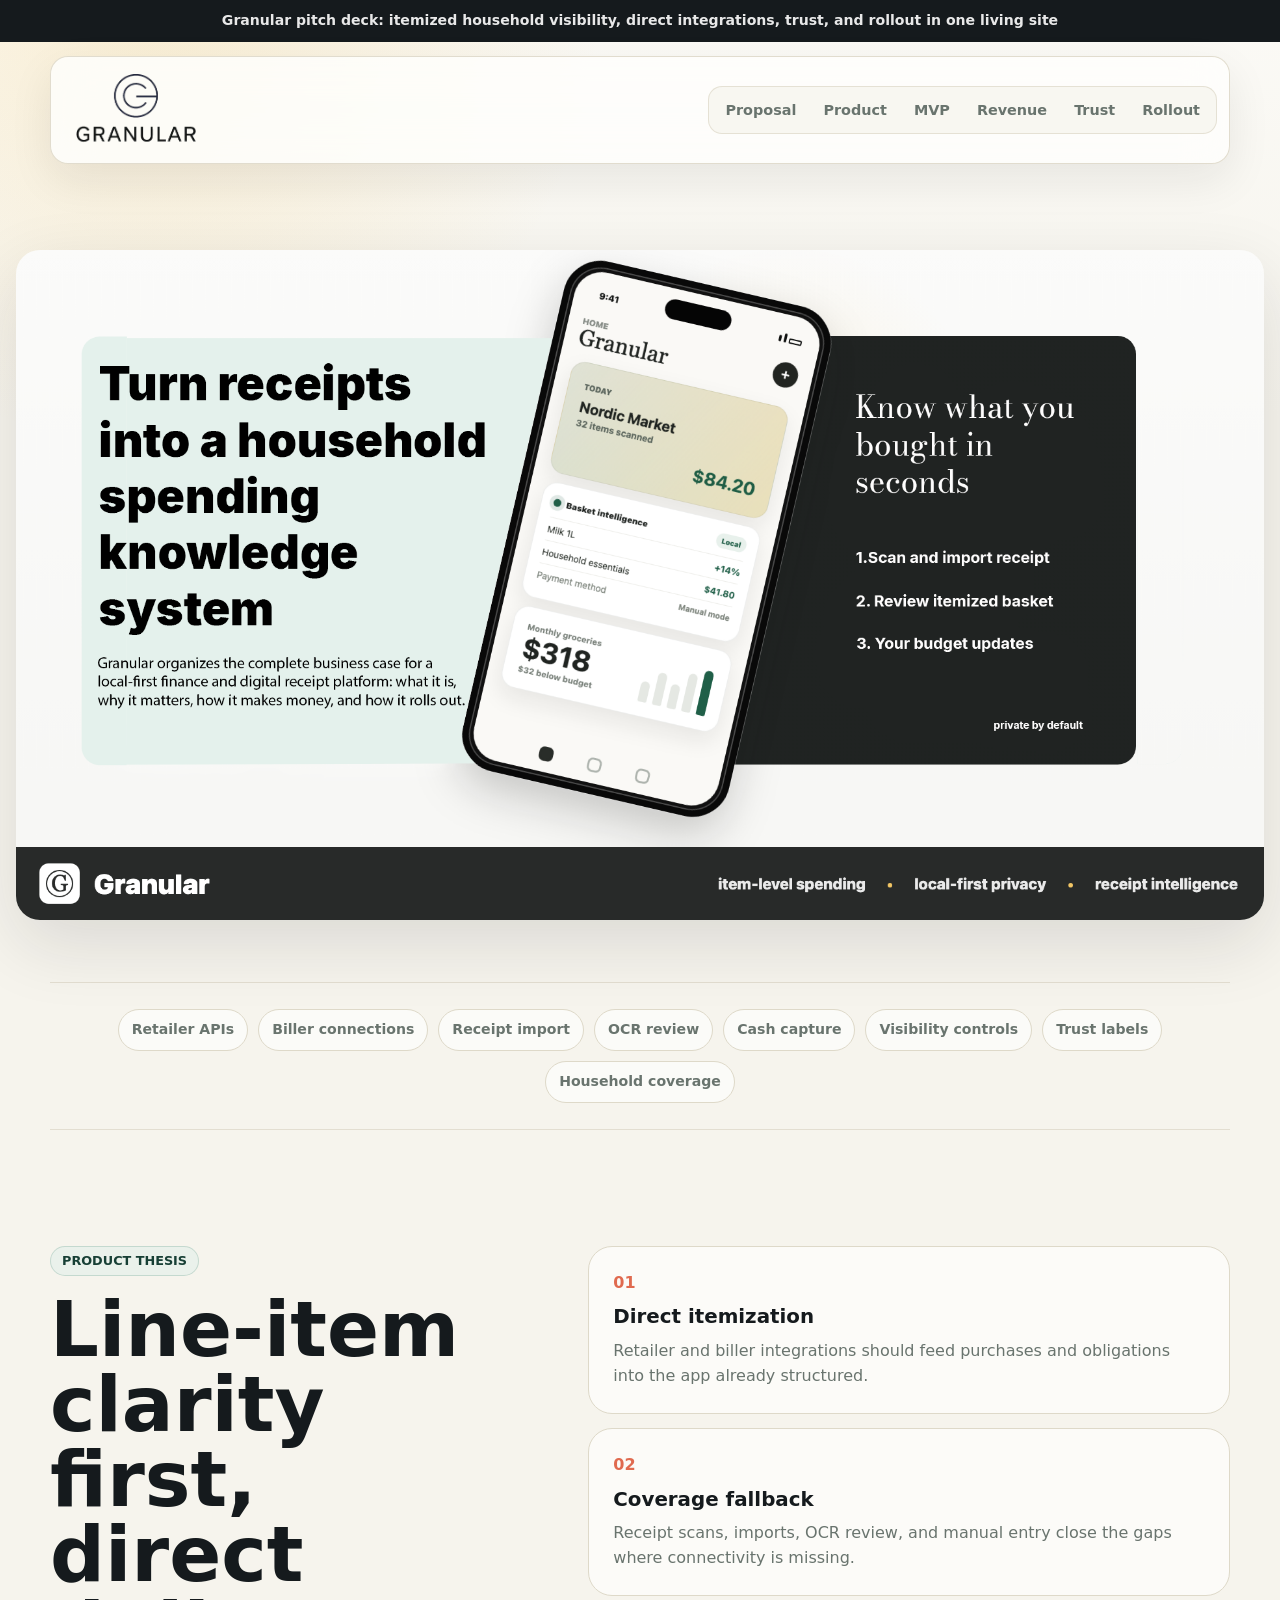
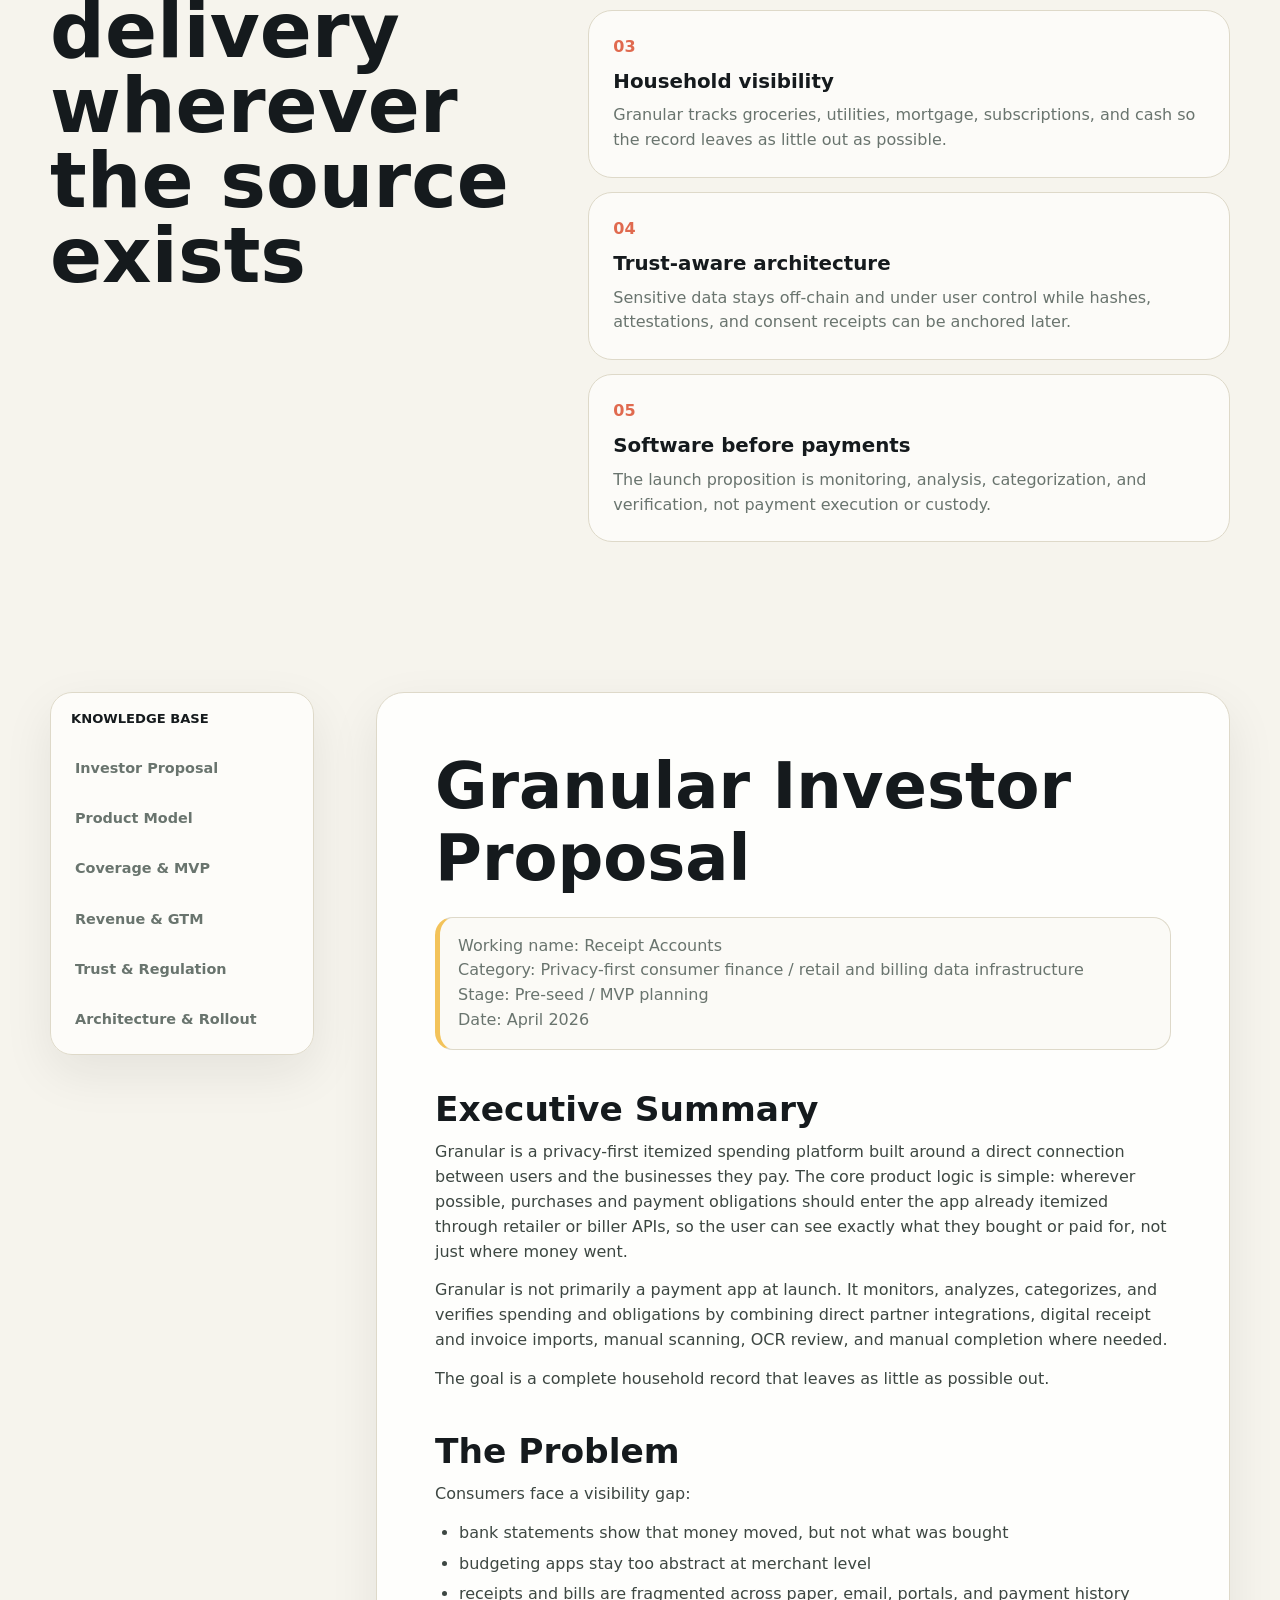
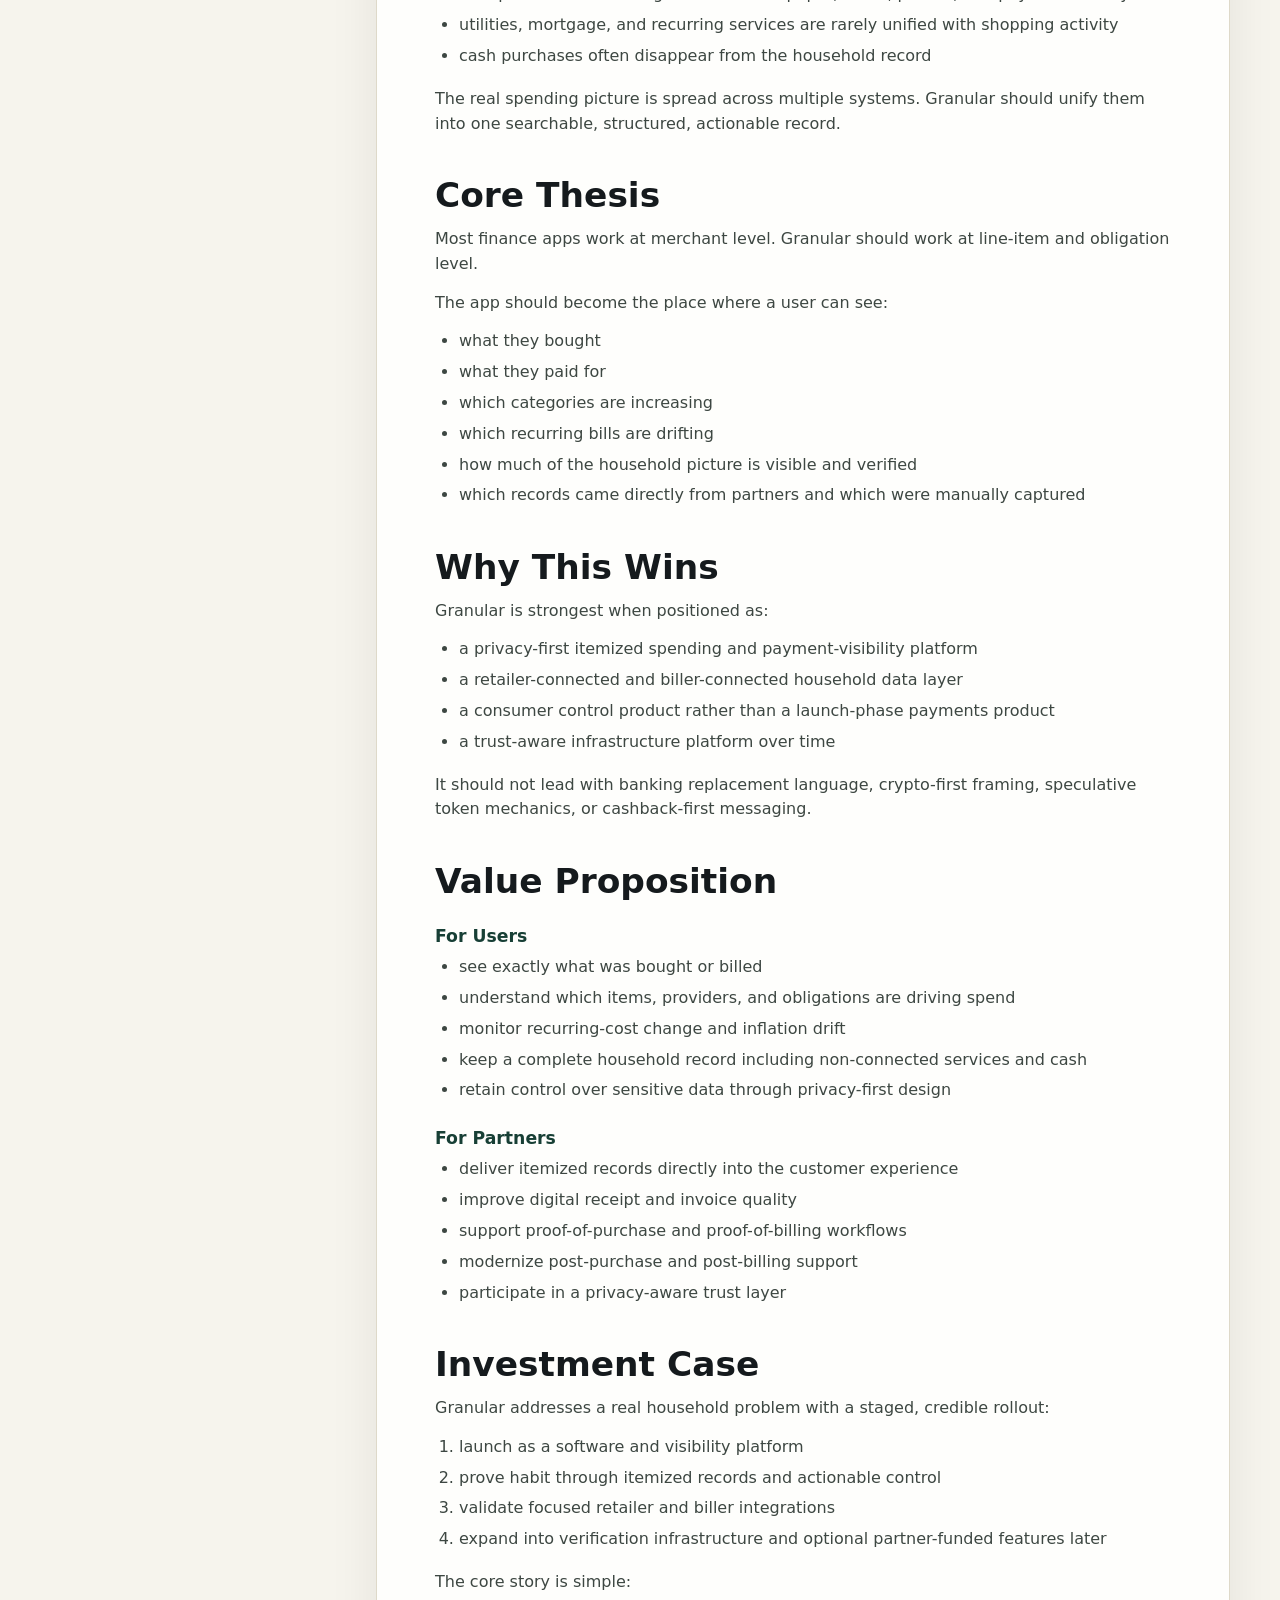
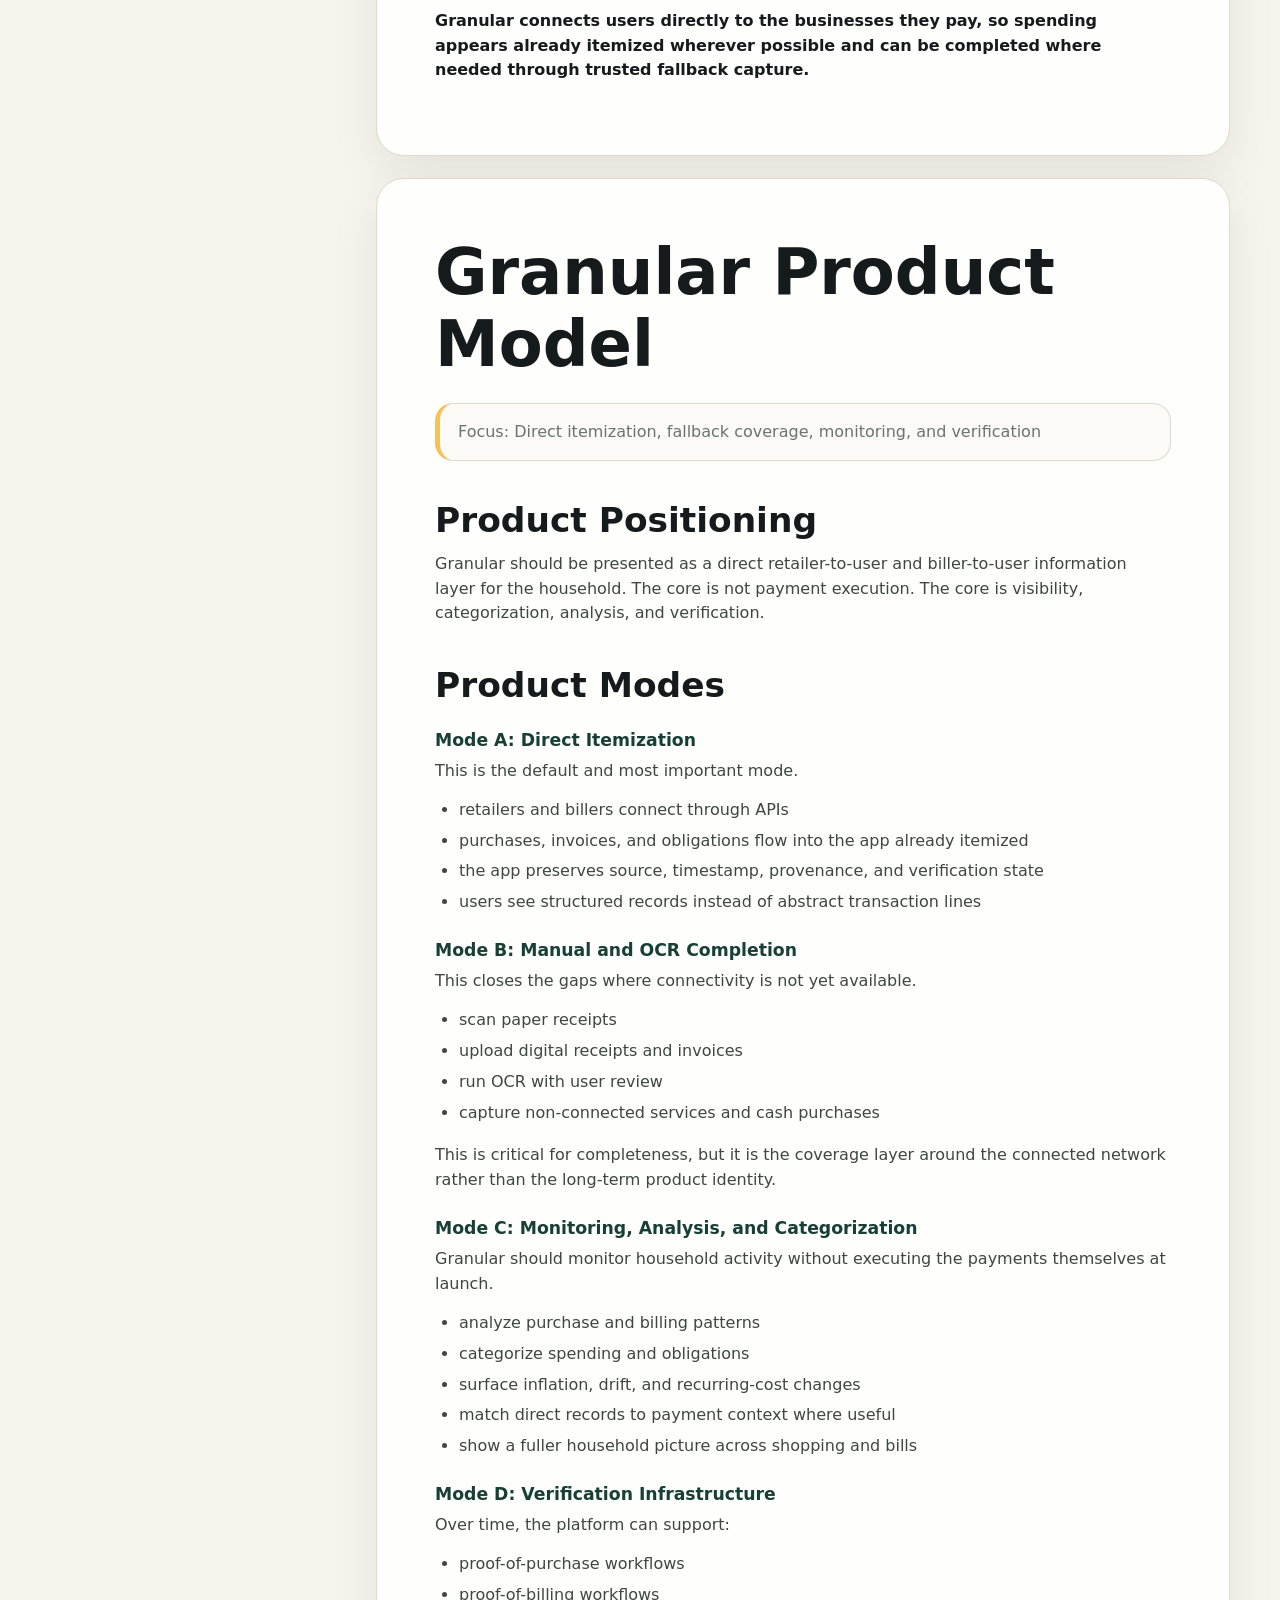
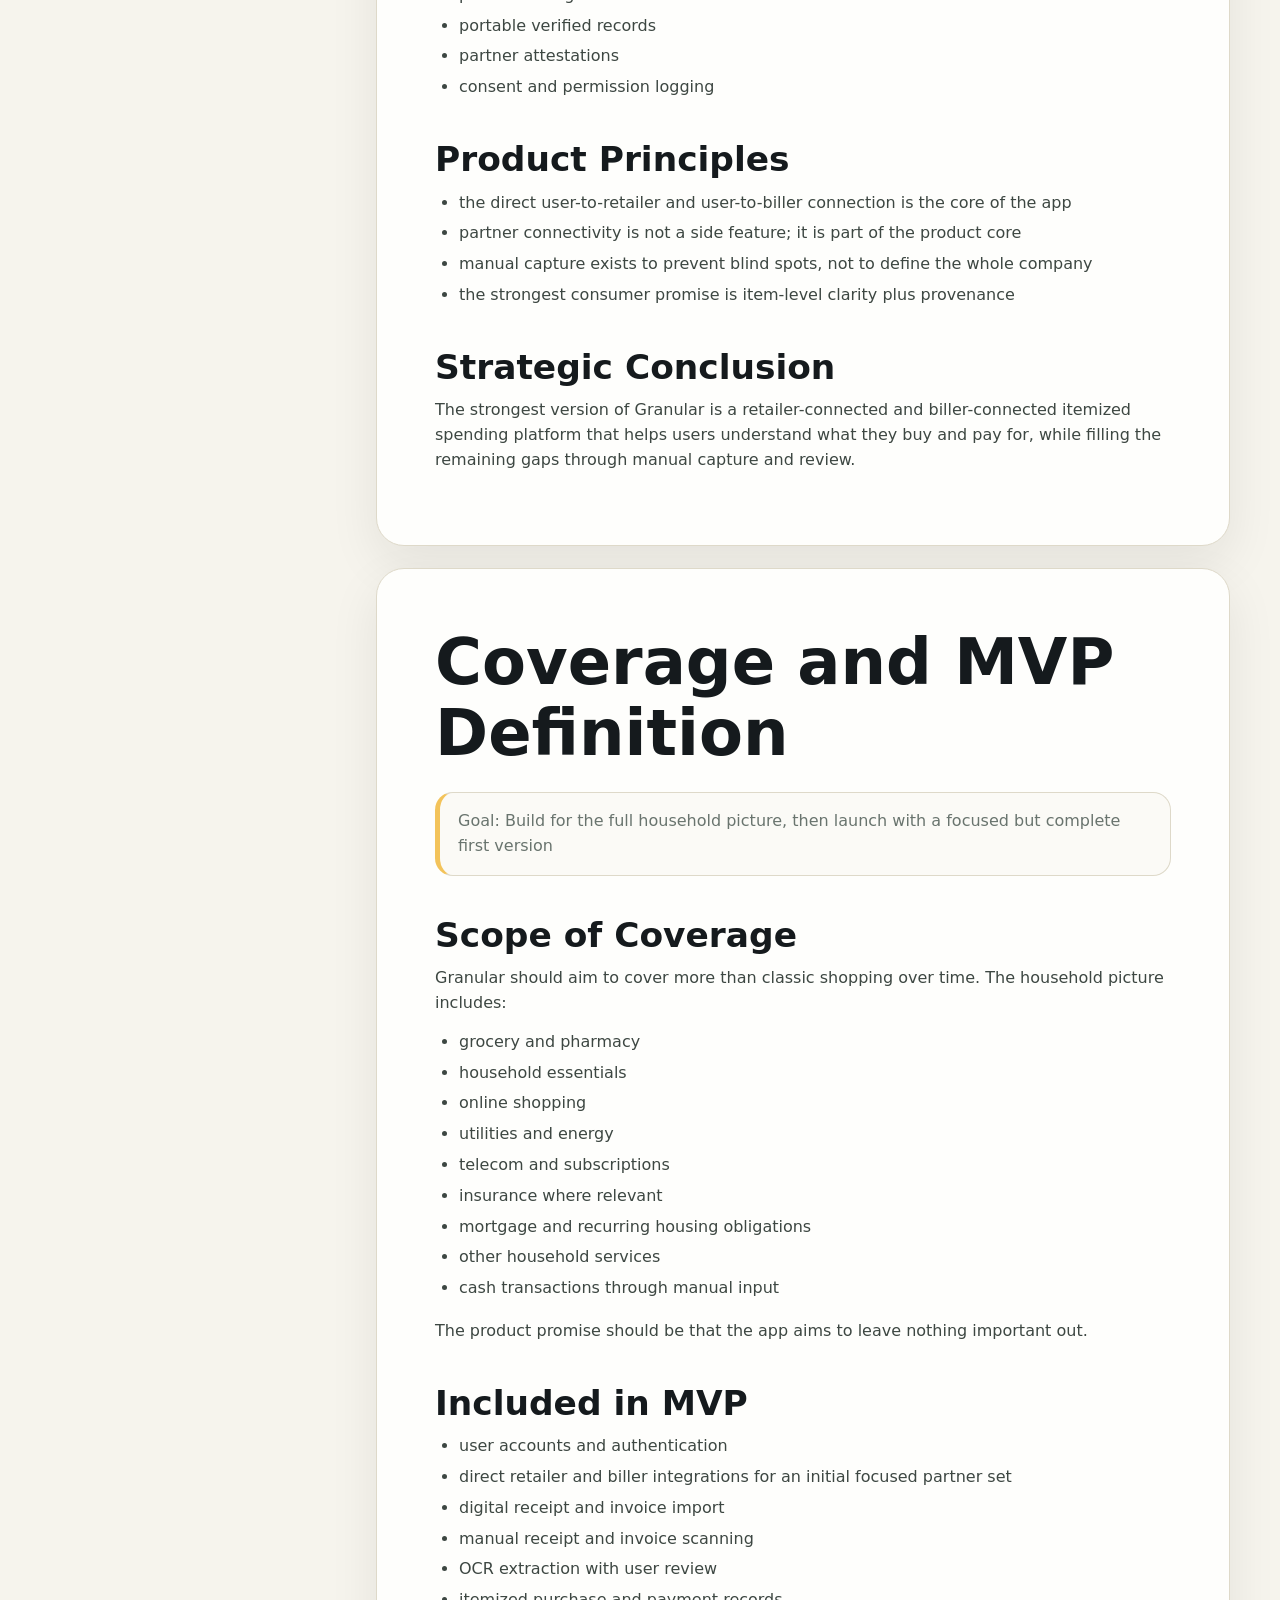
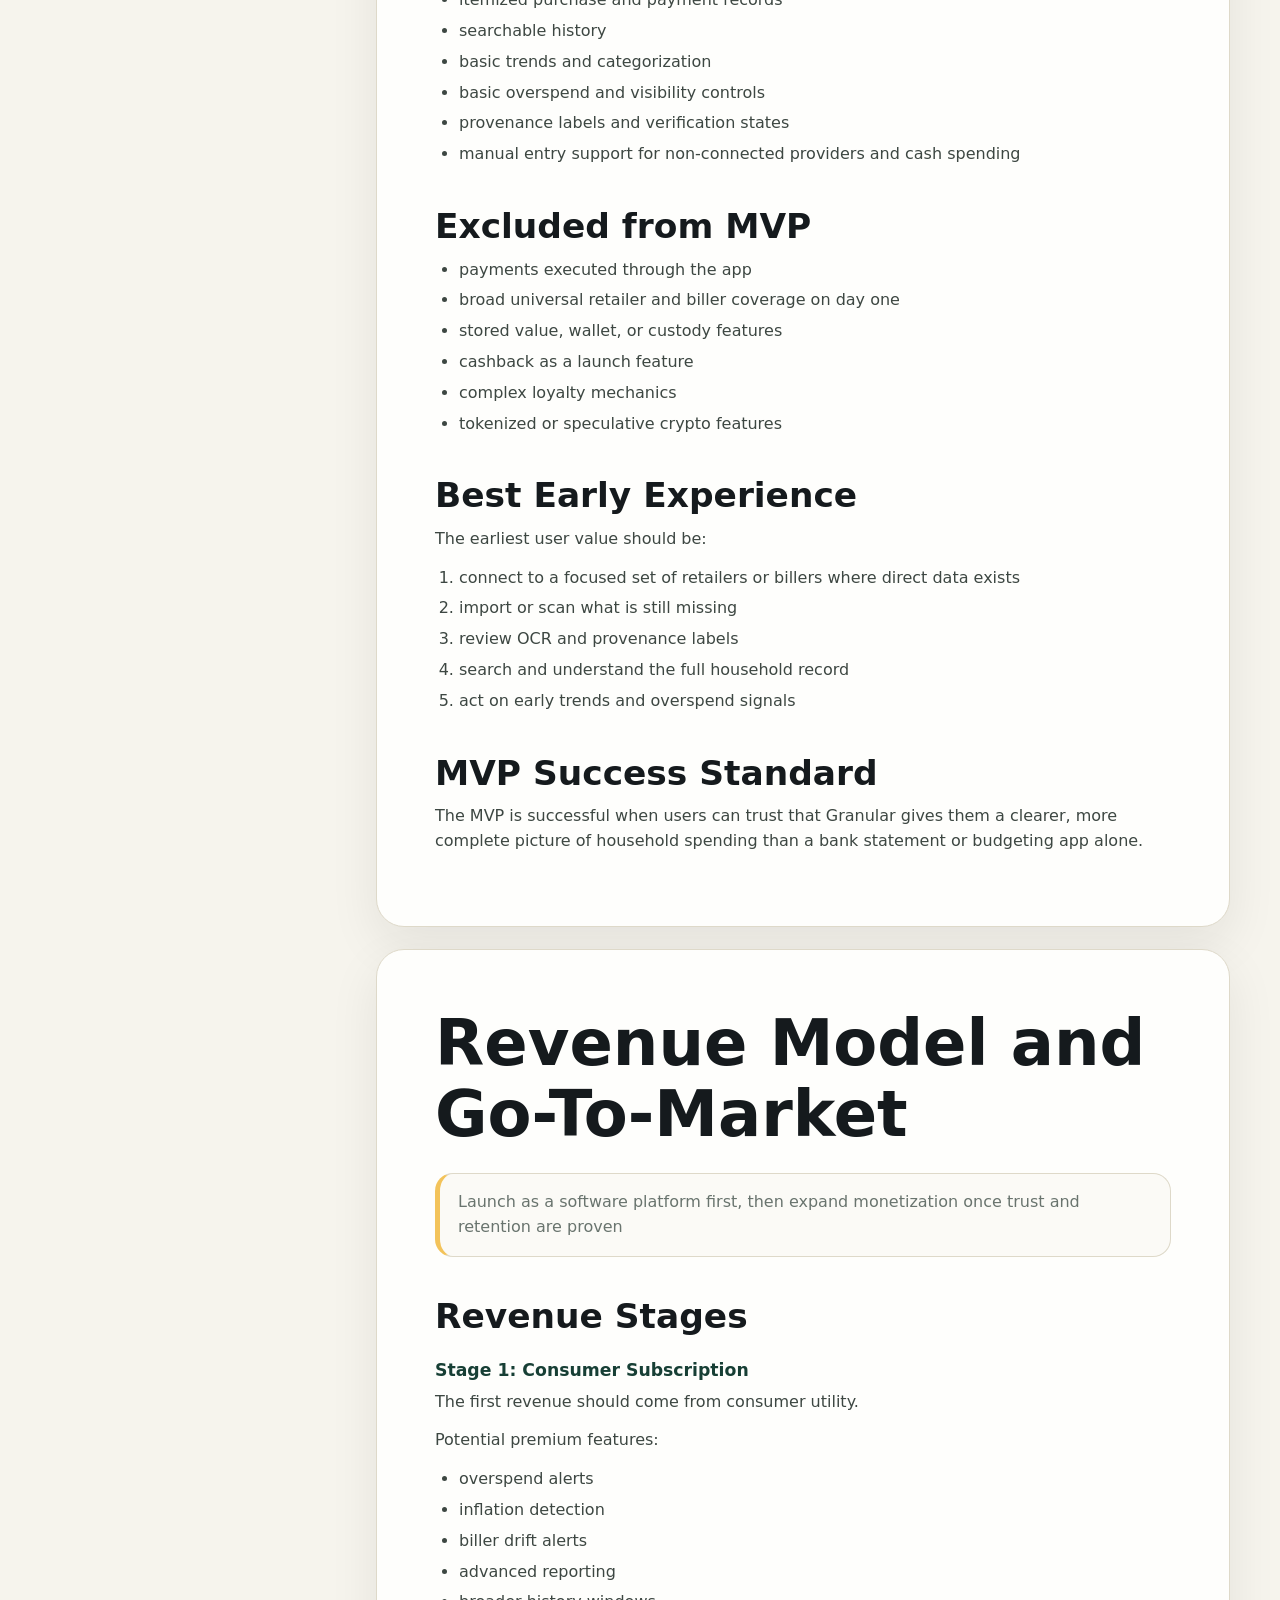
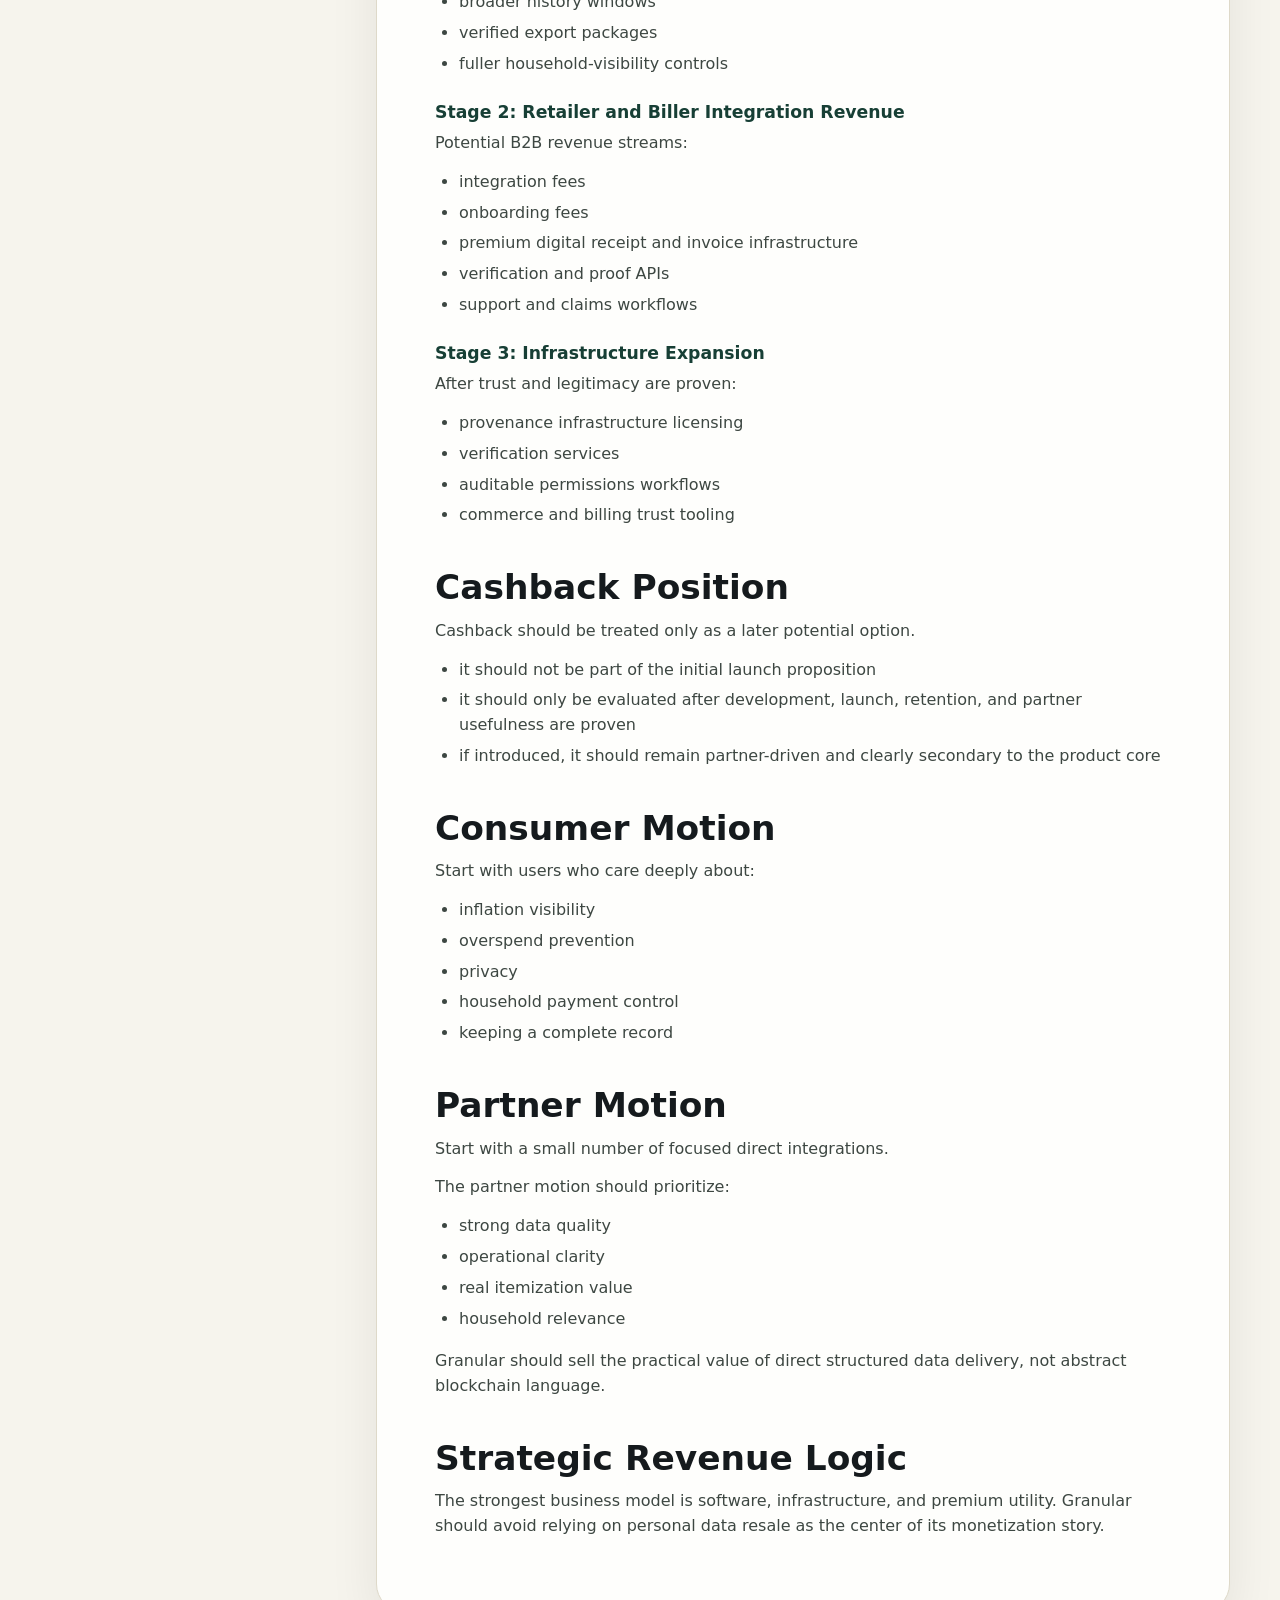
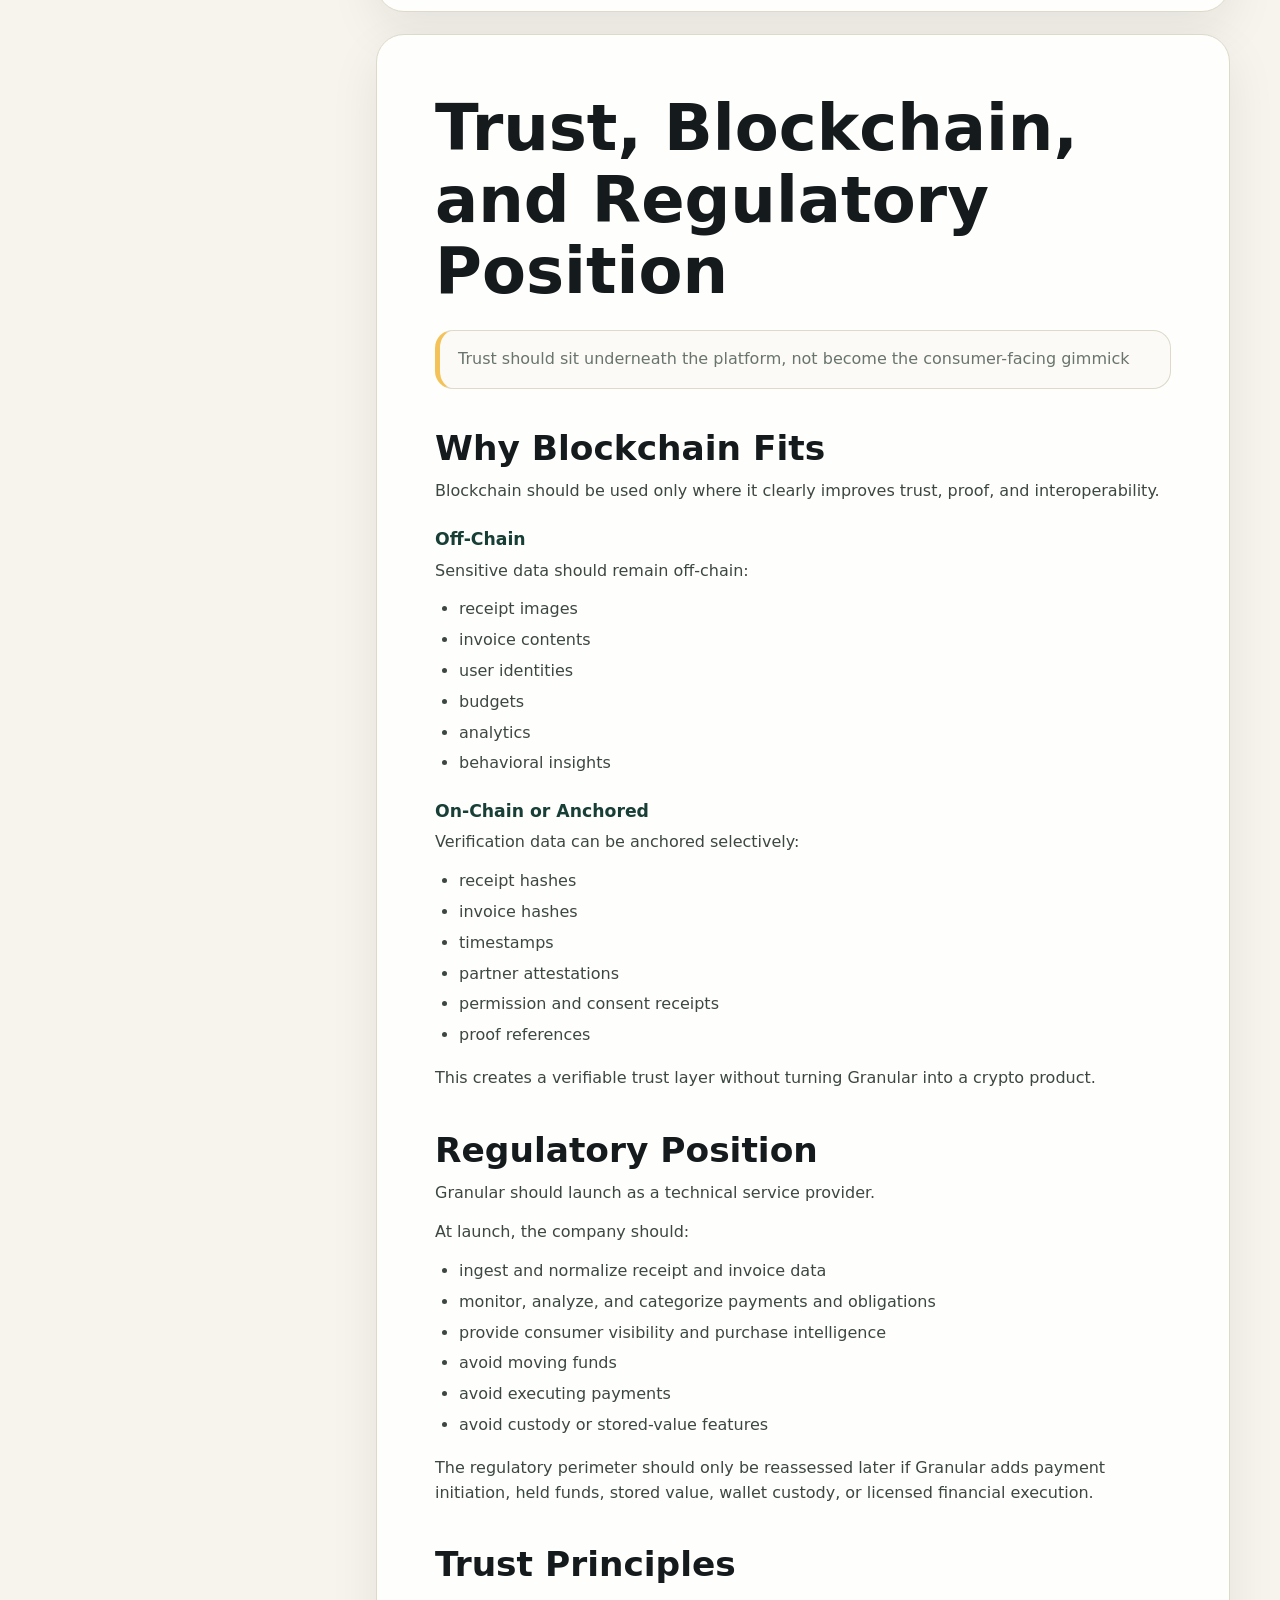
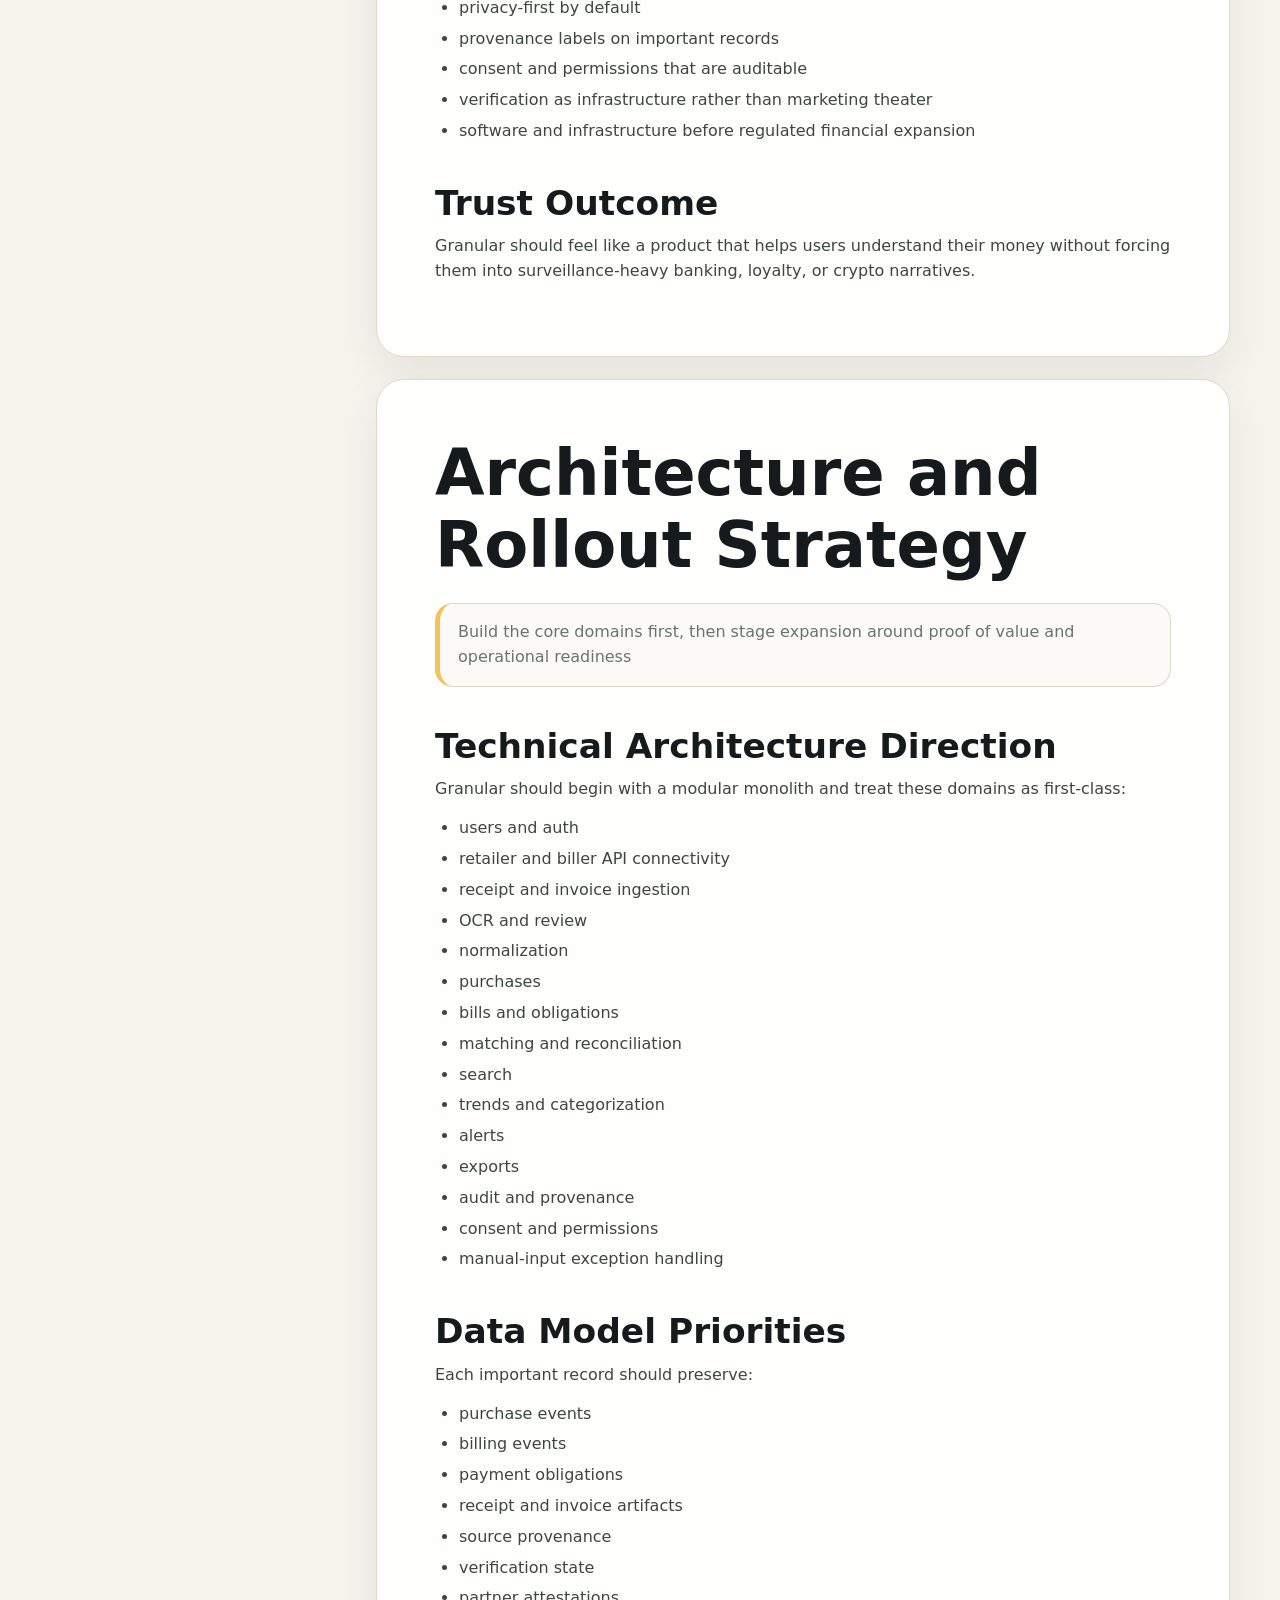
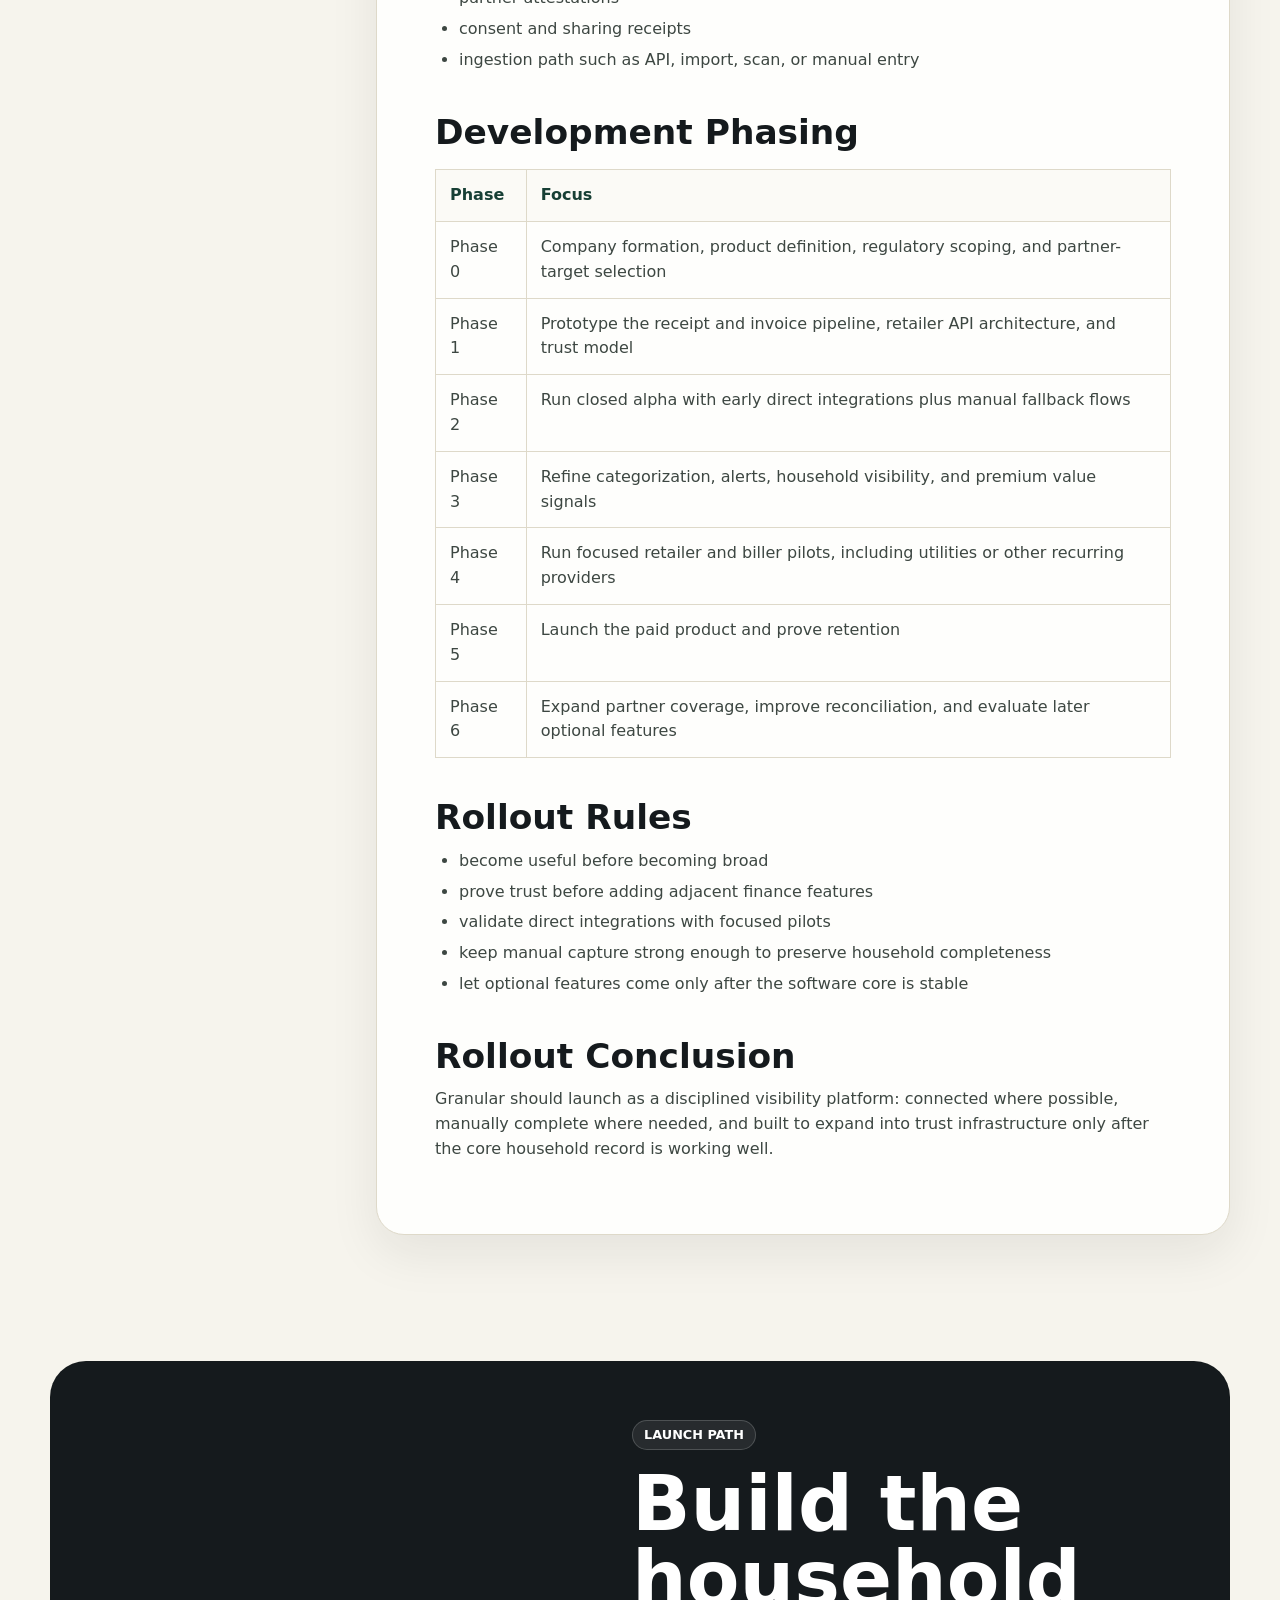
<file: index.html>
<!doctype html>
<html lang="en">
  <head>
    <meta charset="utf-8" />
    <meta name="viewport" content="width=device-width, initial-scale=1" />
    <title>Granular Business Plan</title>
    <link rel="stylesheet" href="styles.css" />
  </head>
  <body>
    <div class="announcement">
      <a href="#rollout">Granular pitch deck: itemized household visibility, direct integrations, trust, and rollout in one living site</a>
    </div>

    <header class="site-header">
      <a class="brand" href="#overview" aria-label="Granular home">
        <img class="brand-logo" src="assets/logo.png" alt="Granular" />
      </a>

      <nav class="desktop-nav" aria-label="Primary navigation">
        <a href="#proposal">Proposal</a>
        <a href="#business-plan">Product</a>
        <a href="#mvp">MVP</a>
        <a href="#revenue">Revenue</a>
        <a href="#trust">Trust</a>
        <a href="#rollout">Rollout</a>
      </nav>

      <button class="menu-button" type="button" aria-label="Open menu" aria-expanded="false">
        <span></span>
        <span></span>
        <span></span>
      </button>
    </header>

    <div class="mobile-panel" hidden>
      <nav class="mobile-nav" aria-label="Mobile navigation">
        <a href="#proposal">Proposal</a>
        <a href="#business-plan">Product Model</a>
        <a href="#mvp">Coverage & MVP</a>
        <a href="#revenue">Revenue Model</a>
        <a href="#trust">Trust & Regulation</a>
        <a href="#rollout">Rollout Strategy</a>
      </nav>
    </div>

    <main>
      <section class="hero" id="overview">
        <div class="product-stage" aria-label="Granular mobile app preview">
          <img
            class="hero-promo"
            src="assets/granular-app-promo_II.png"
            alt="Granular hero showing a privacy-first household spending app, itemized receipt intelligence, and a mobile-first product preview"
          />
        </div>
      </section>

      <section class="logo-row" aria-label="Granular operating layers">
        <span>Retailer APIs</span>
        <span>Biller connections</span>
        <span>Receipt import</span>
        <span>OCR review</span>
        <span>Cash capture</span>
        <span>Visibility controls</span>
        <span>Trust labels</span>
        <span>Household coverage</span>
      </section>

      <section class="feature-band">
        <div>
          <p class="eyebrow">Product Thesis</p>
          <h2>Line-item clarity first, direct delivery wherever the source exists</h2>
        </div>
        <div class="feature-list">
          <article>
            <strong>01</strong>
            <h3>Direct itemization</h3>
            <p>Retailer and biller integrations should feed purchases and obligations into the app already structured.</p>
          </article>
          <article>
            <strong>02</strong>
            <h3>Coverage fallback</h3>
            <p>Receipt scans, imports, OCR review, and manual entry close the gaps where connectivity is missing.</p>
          </article>
          <article>
            <strong>03</strong>
            <h3>Household visibility</h3>
            <p>Granular tracks groceries, utilities, mortgage, subscriptions, and cash so the record leaves as little out as possible.</p>
          </article>
          <article>
            <strong>04</strong>
            <h3>Trust-aware architecture</h3>
            <p>Sensitive data stays off-chain and under user control while hashes, attestations, and consent receipts can be anchored later.</p>
          </article>
          <article>
            <strong>05</strong>
            <h3>Software before payments</h3>
            <p>The launch proposition is monitoring, analysis, categorization, and verification, not payment execution or custody.</p>
          </article>
        </div>
      </section>

      <section class="content-shell" id="documents">
        <aside class="section-tabs" aria-label="Document sections">
          <p>Knowledge base</p>
          <a href="#proposal">Investor Proposal</a>
          <a href="#business-plan">Product Model</a>
          <a href="#mvp">Coverage & MVP</a>
          <a href="#revenue">Revenue & GTM</a>
          <a href="#trust">Trust & Regulation</a>
          <a href="#rollout">Architecture & Rollout</a>
        </aside>

        <div class="documents">
          <article class="document-section" id="proposal" data-doc="proposal"></article>
          <article class="document-section" id="business-plan" data-doc="businessPlan"></article>
          <article class="document-section" id="mvp" data-doc="mvp"></article>
          <article class="document-section" id="revenue" data-doc="revenue"></article>
          <article class="document-section" id="trust" data-doc="trust"></article>
          <article class="document-section" id="rollout" data-doc="rollout"></article>
        </div>
      </section>

      <section class="final-cta">
        <img src="assets/receipt-flow.svg" alt="Granular receipt-to-insight flow" />
        <div>
          <p class="eyebrow">Launch Path</p>
          <h2>Build the household record before expanding into optional rewards or finance</h2>
          <p>
            Granular starts as a privacy-first software platform for itemized
            purchases and obligations, proves value through visibility and
            control, then expands partner coverage once the core loop is trusted.
          </p>
          <a class="primary-link" href="#rollout">Review rollout strategy</a>
        </div>
      </section>
    </main>

    <footer class="site-footer">
      <img src="assets/logo.png" alt="Granular" />
      <p>Granular pitch deck site. Built as a living strategy knowledge system.</p>
    </footer>

    <script src="app.js"></script>
  </body>
</html>
</file>
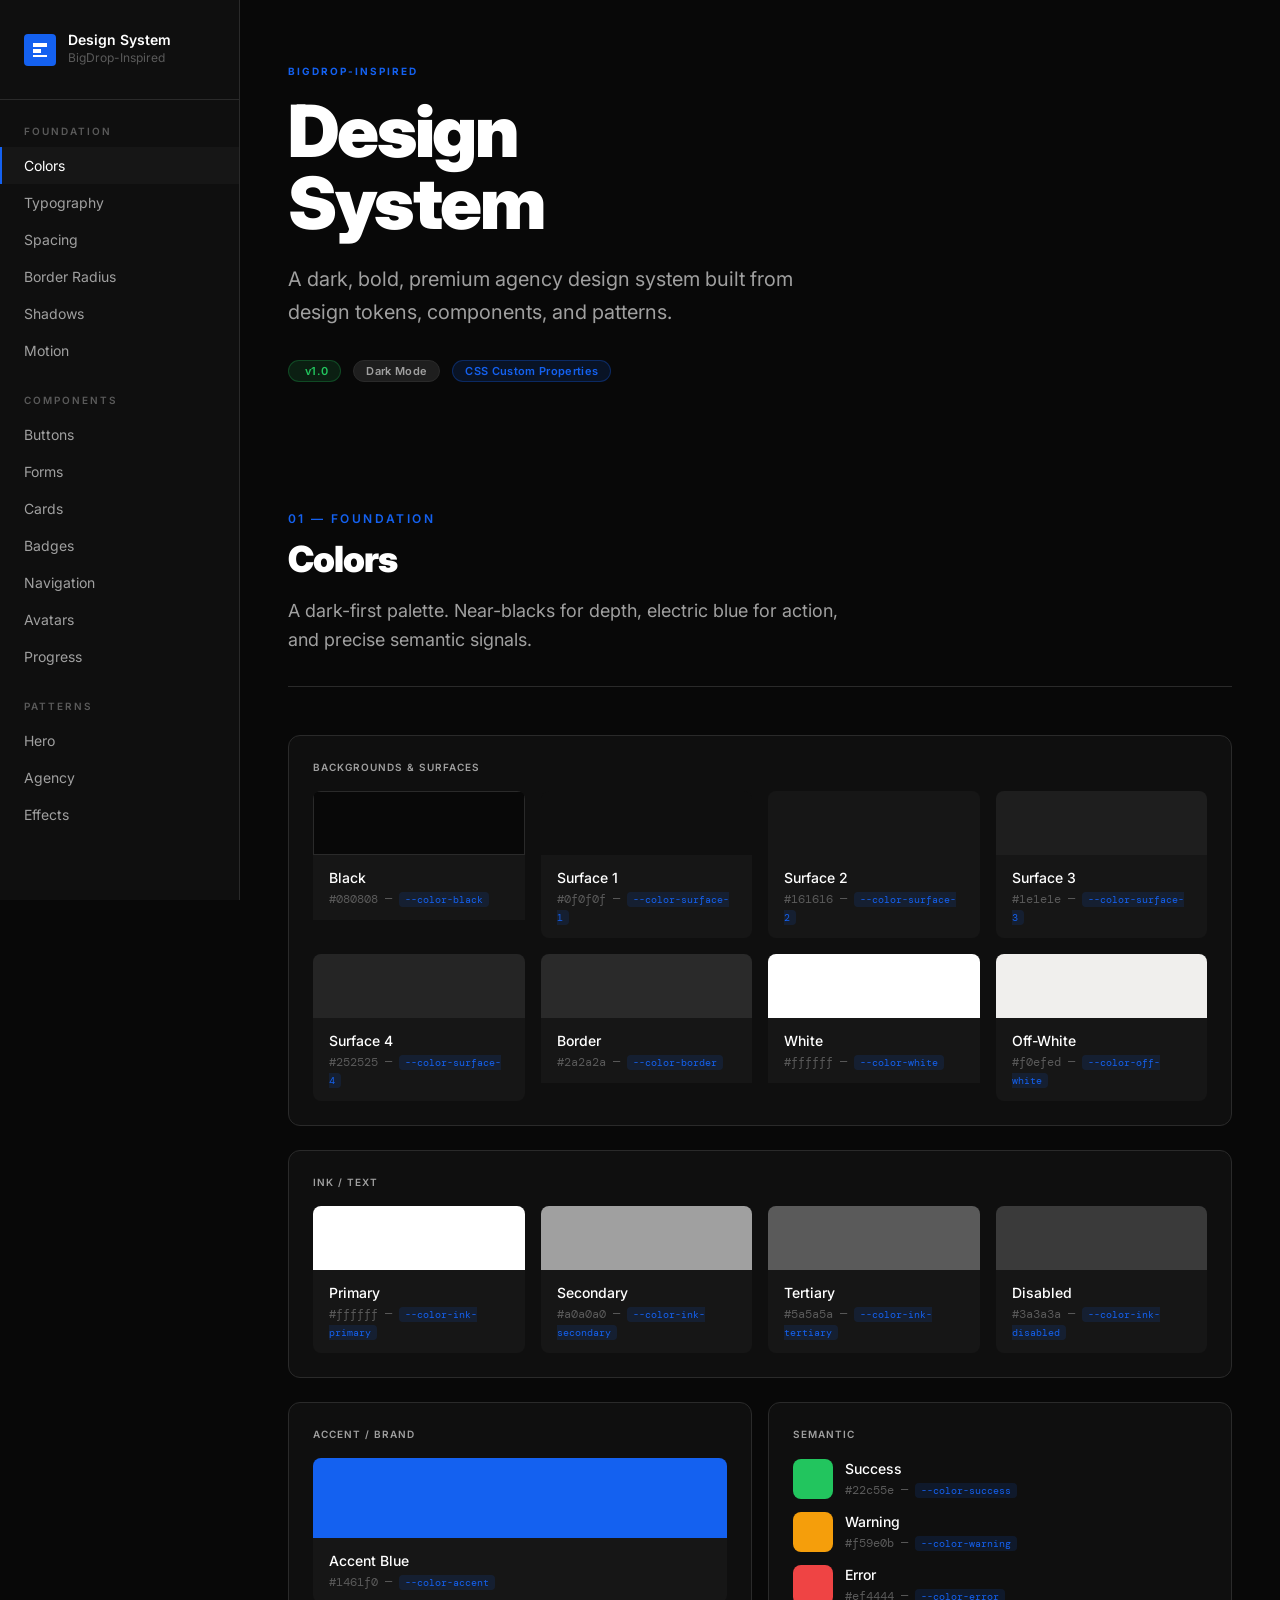
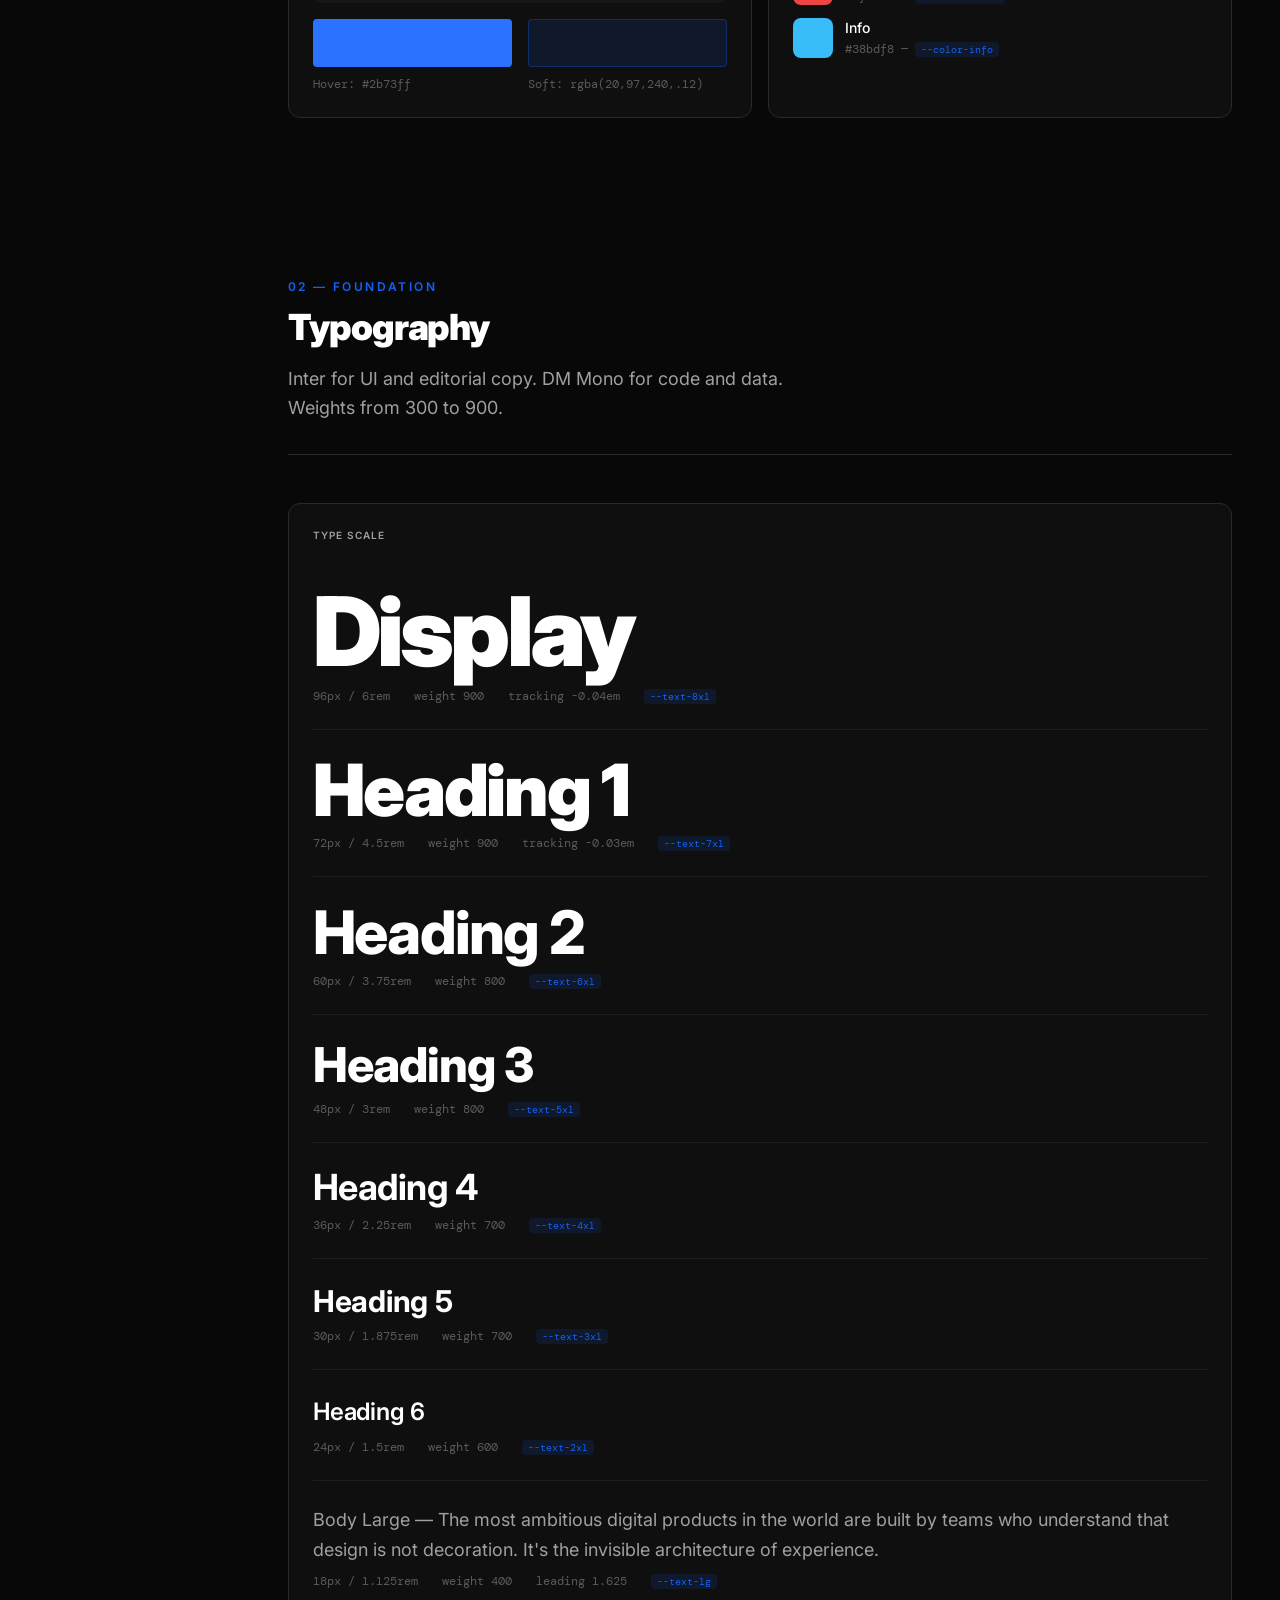
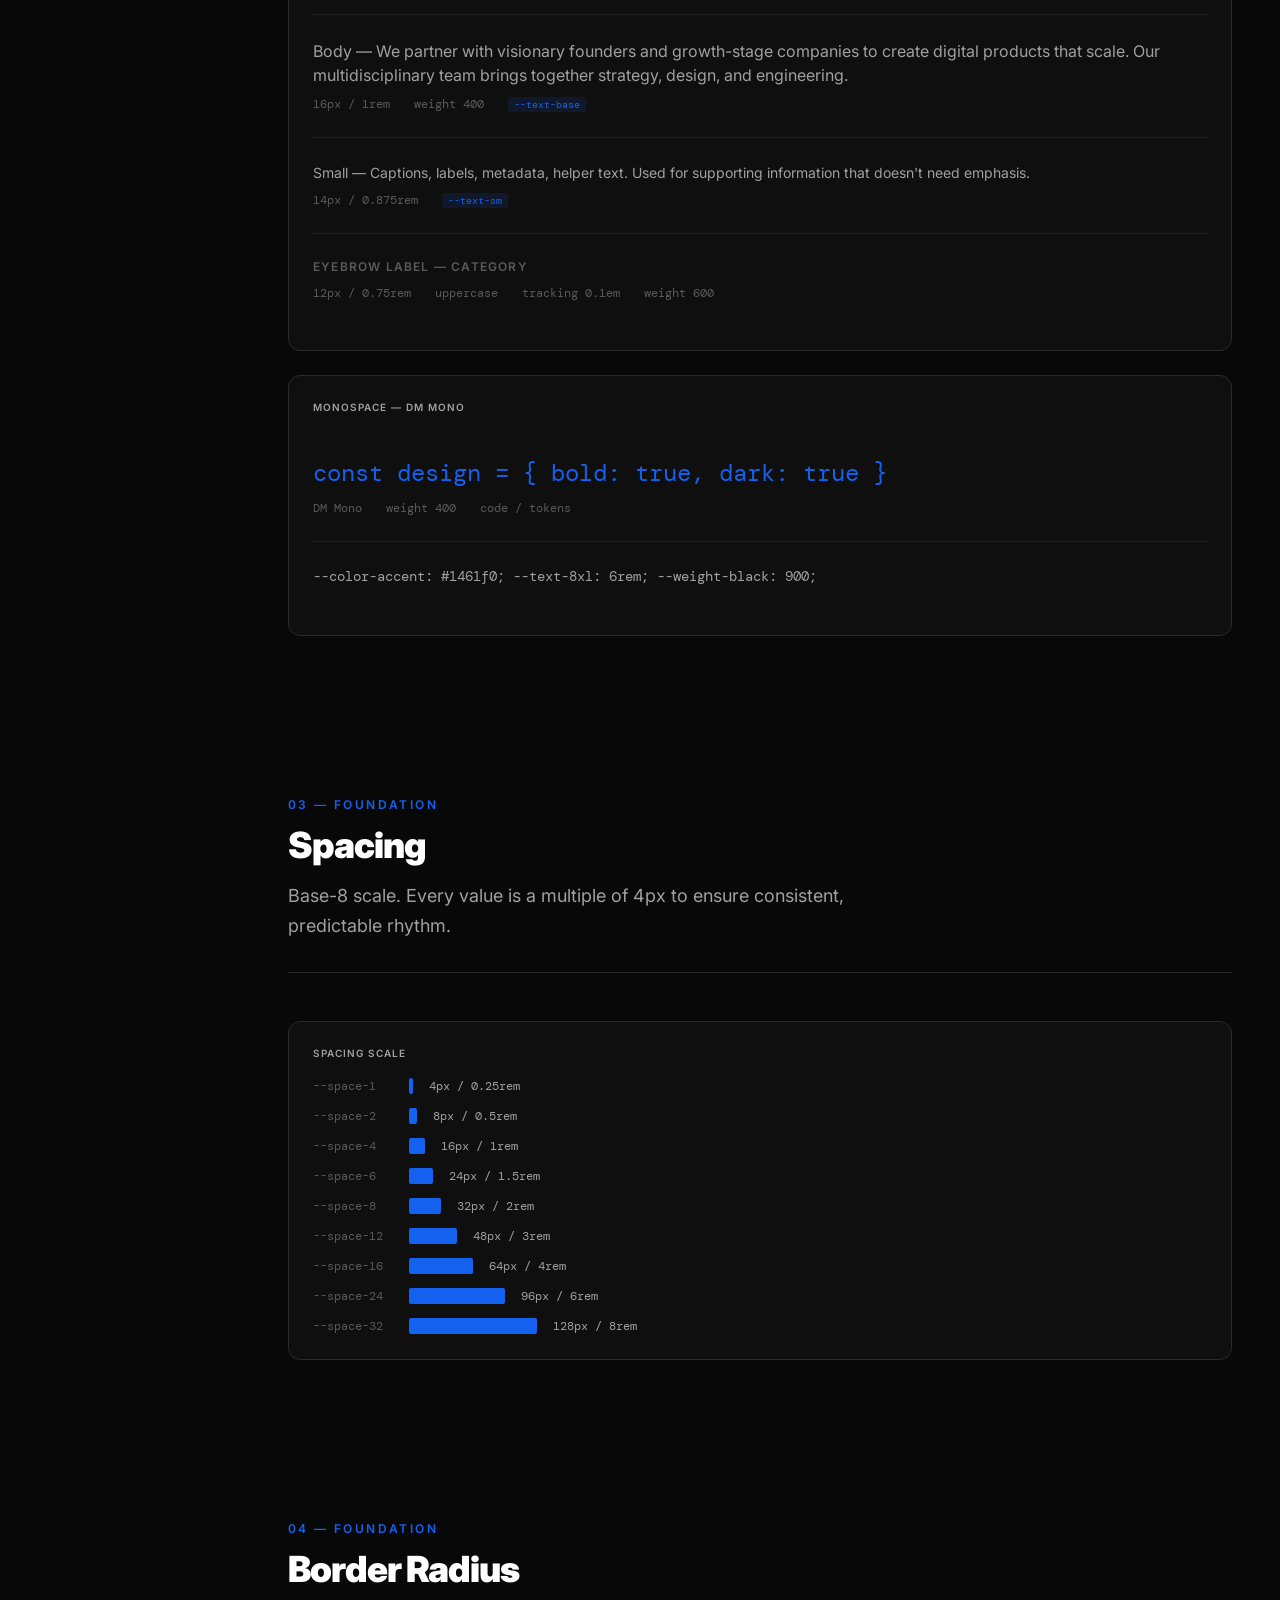
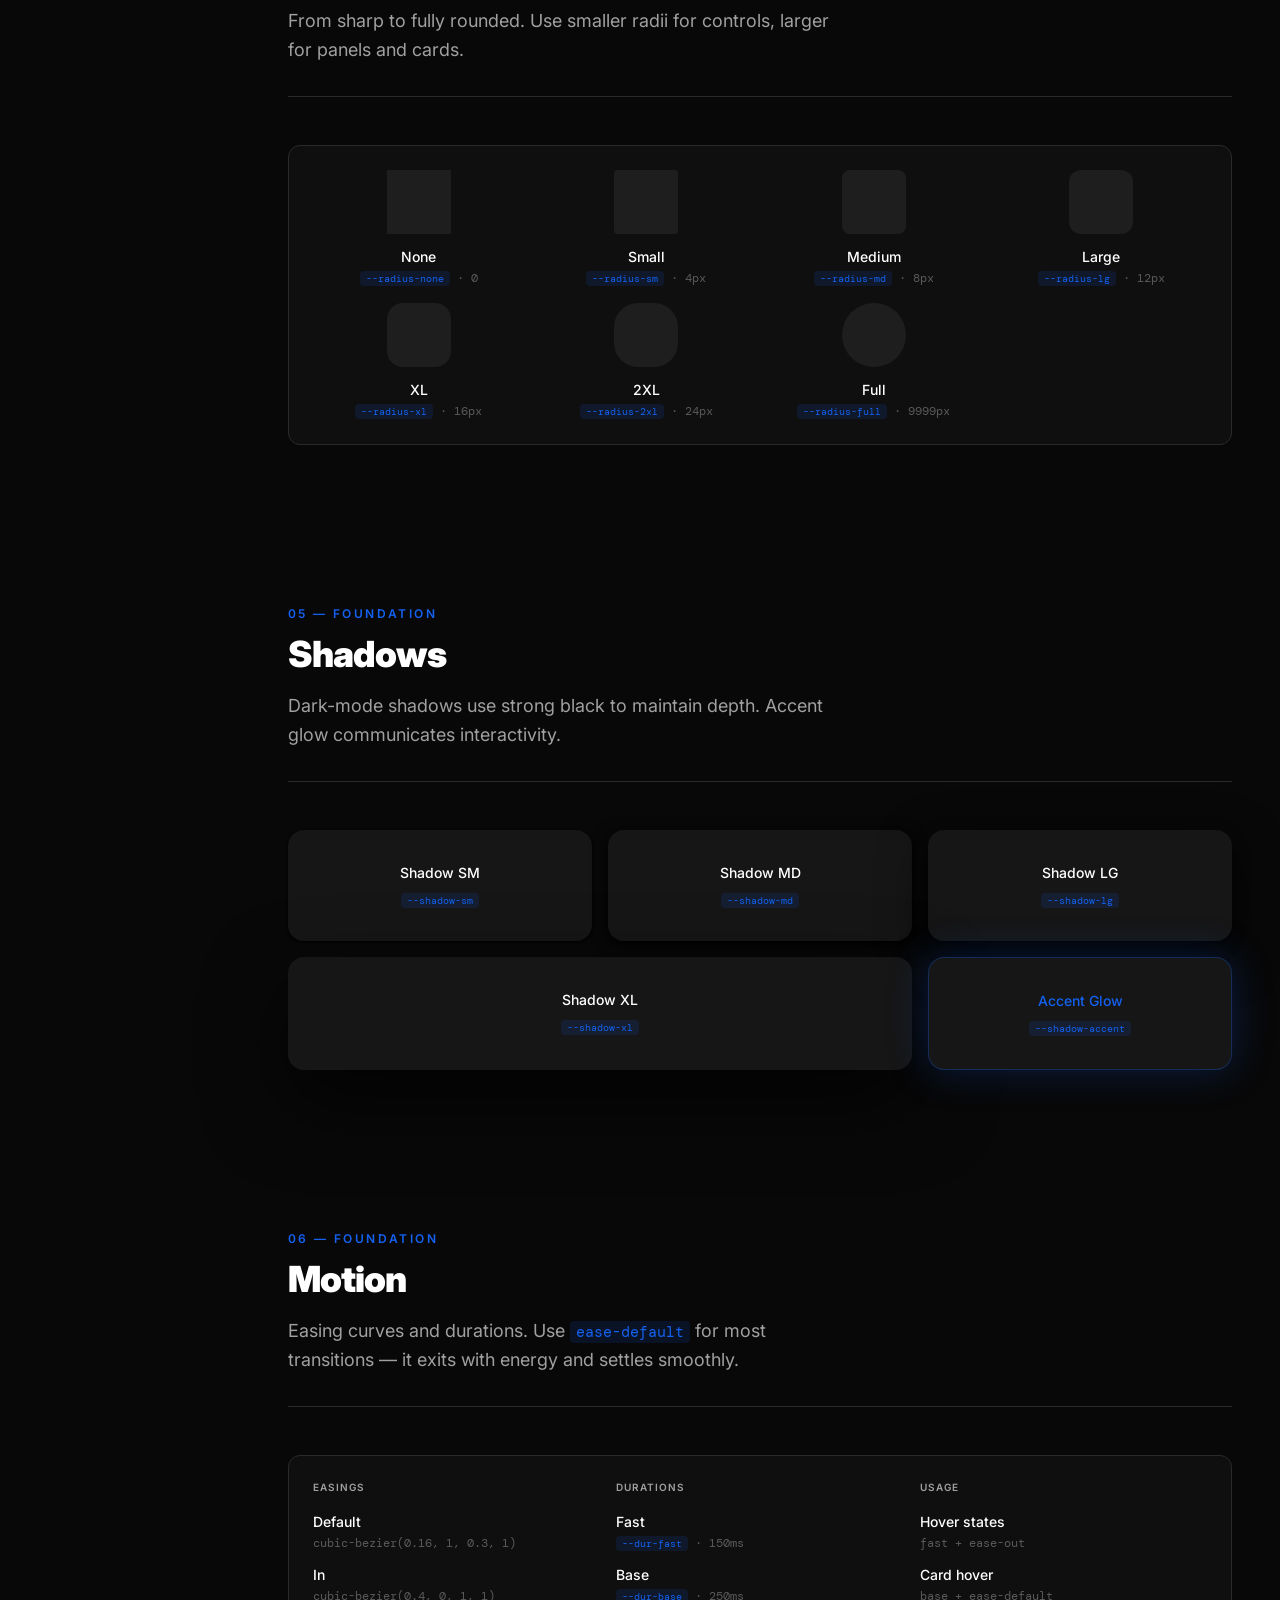
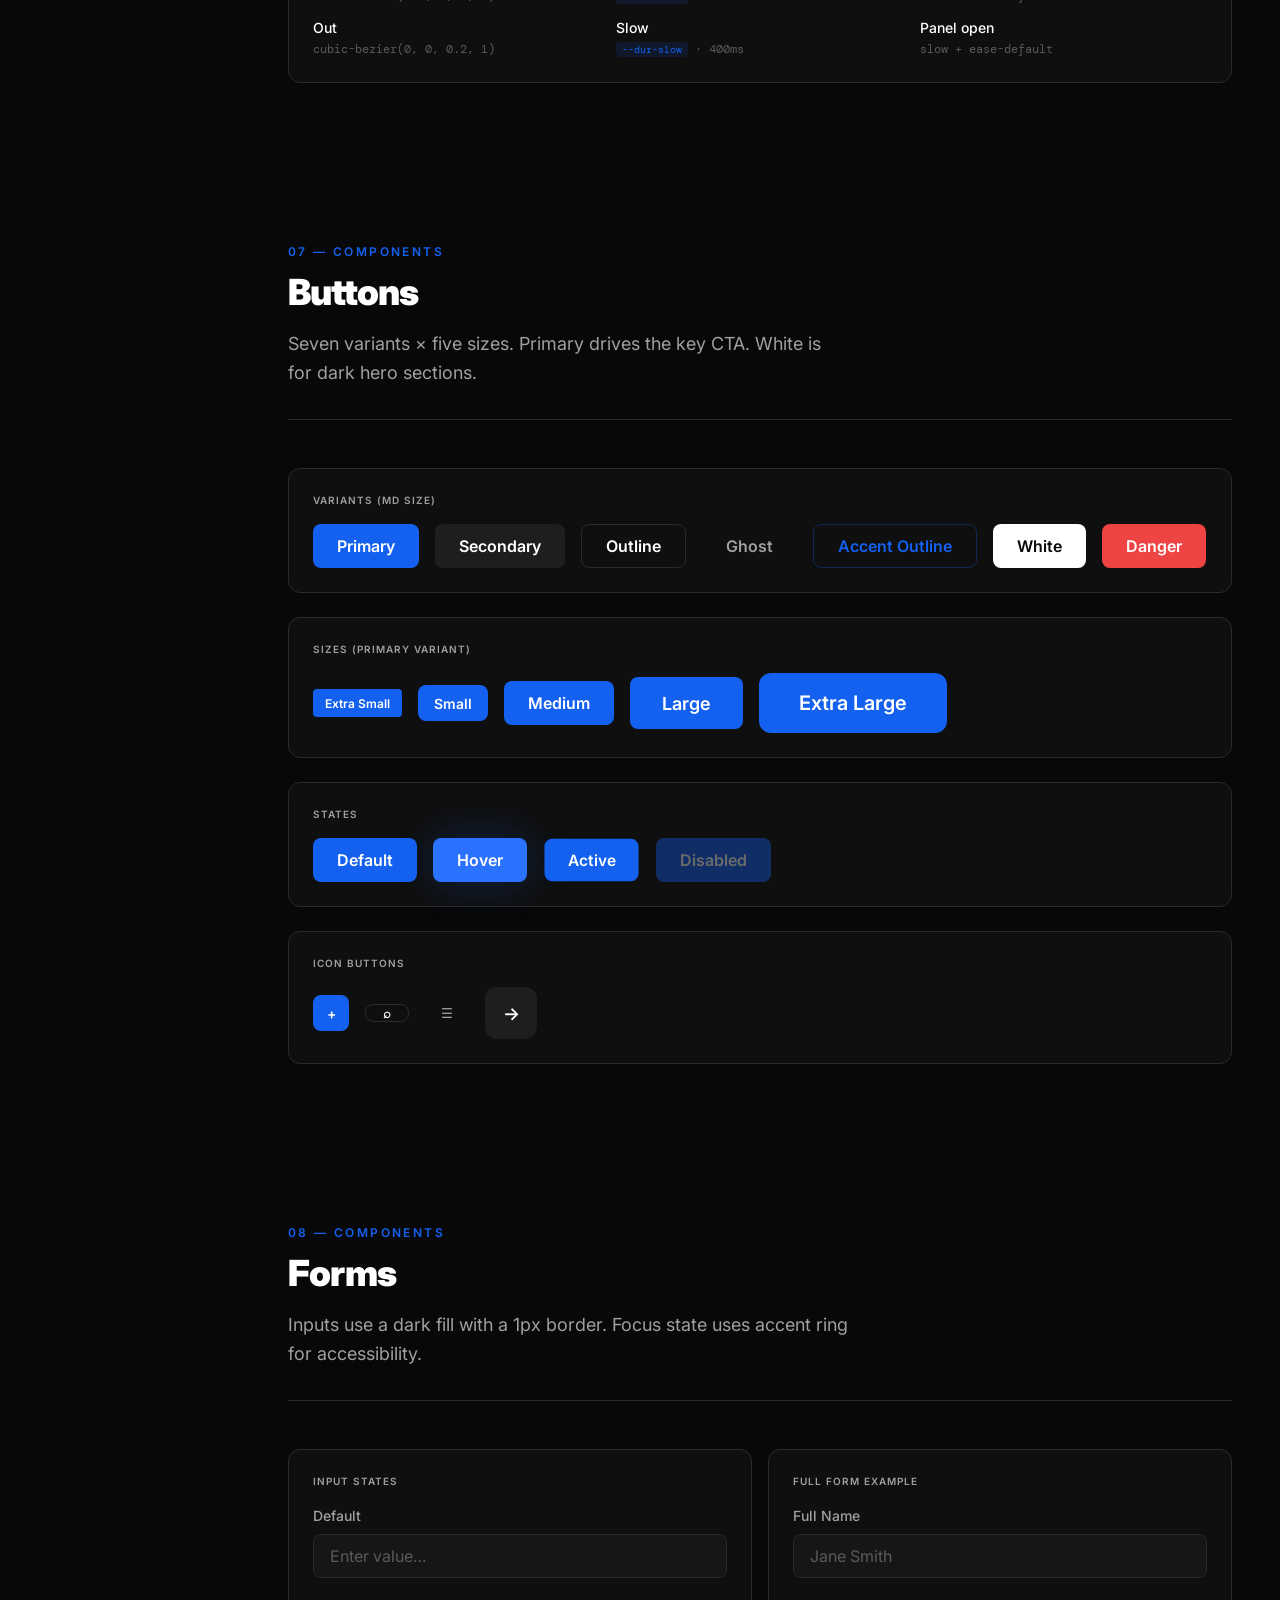
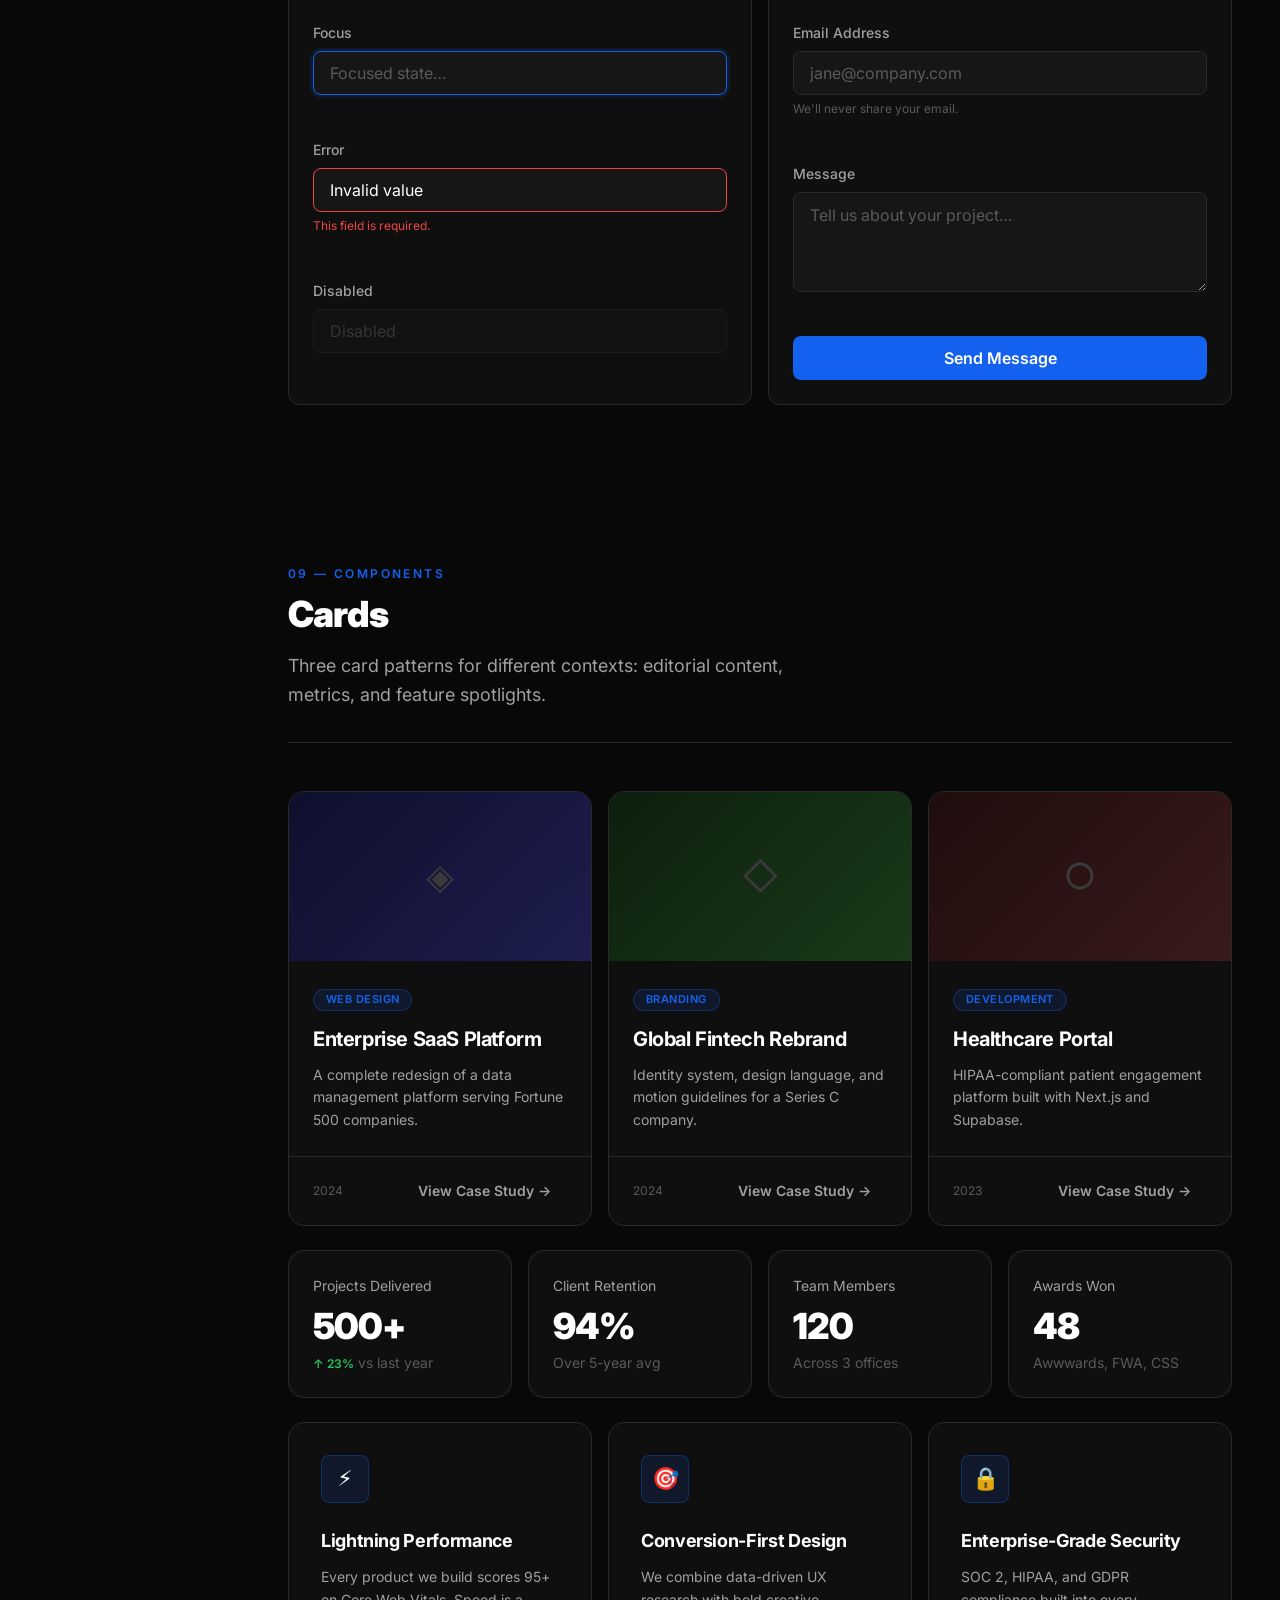
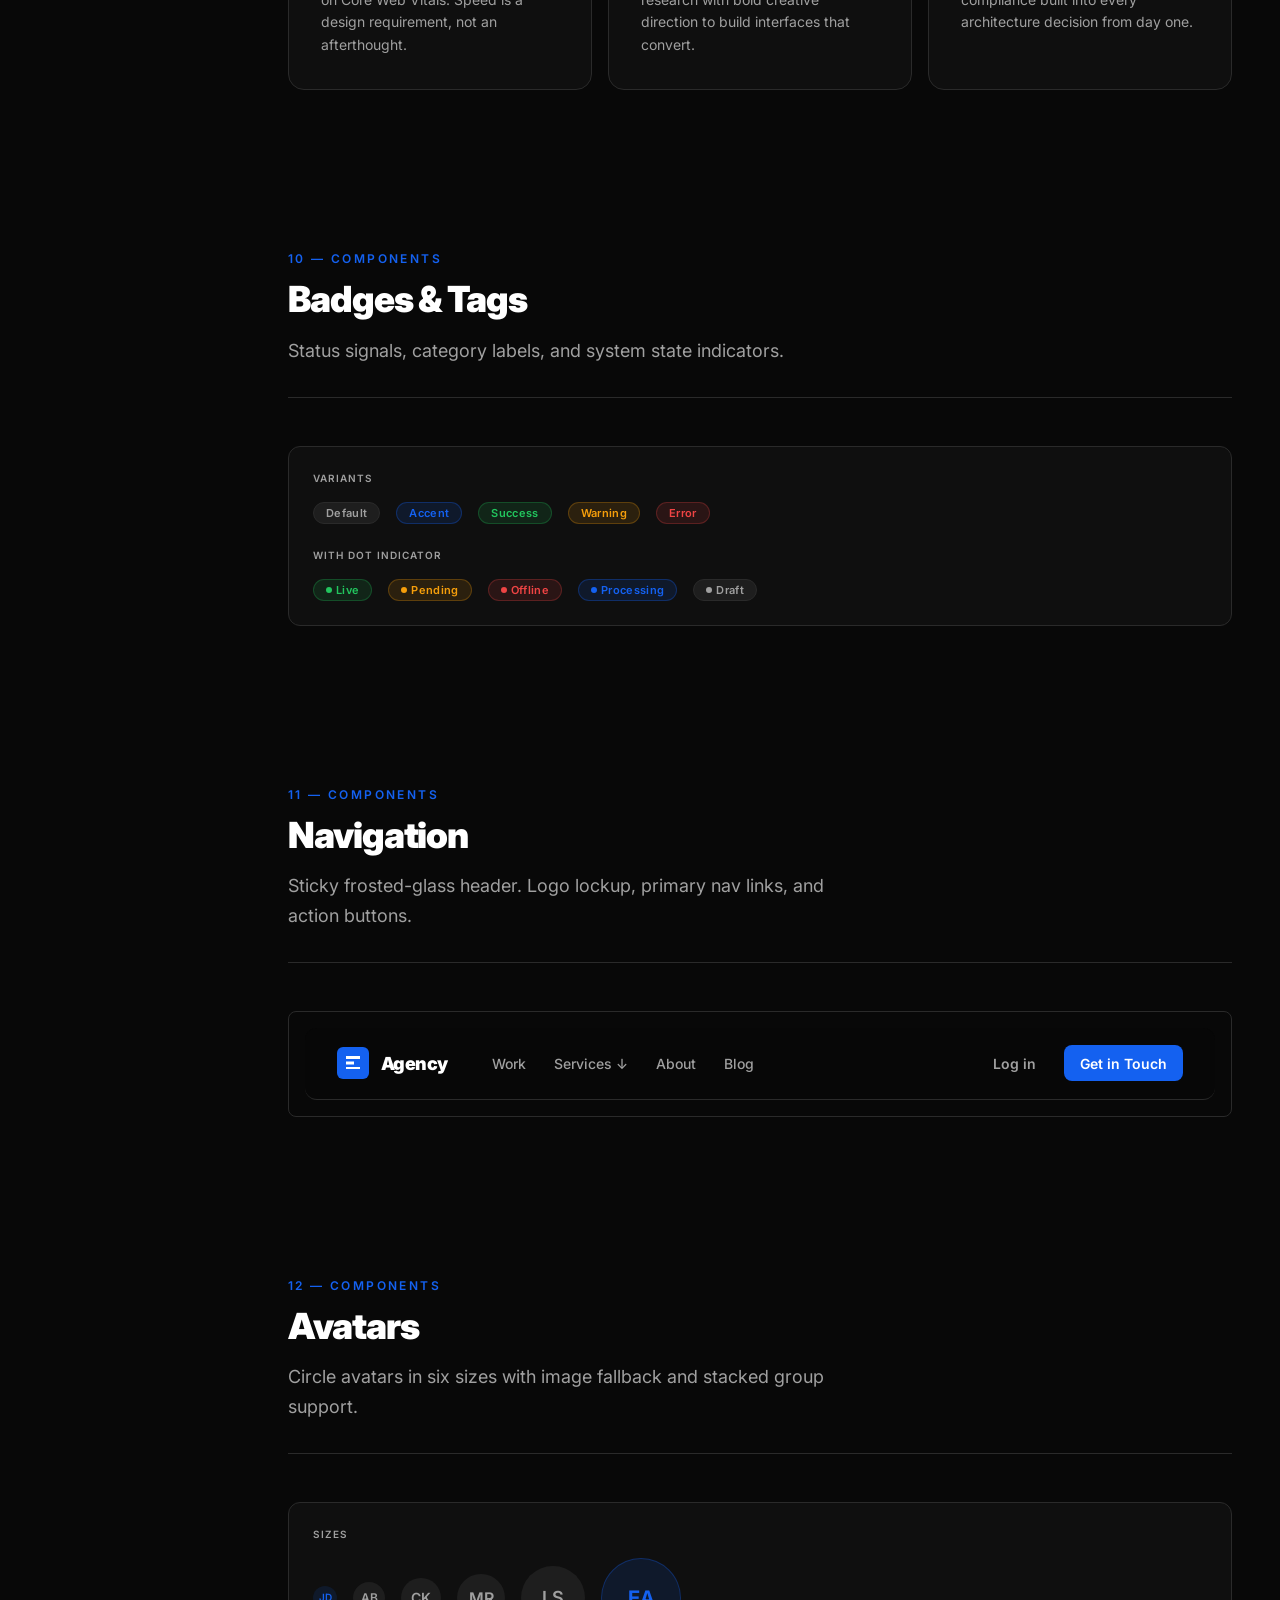
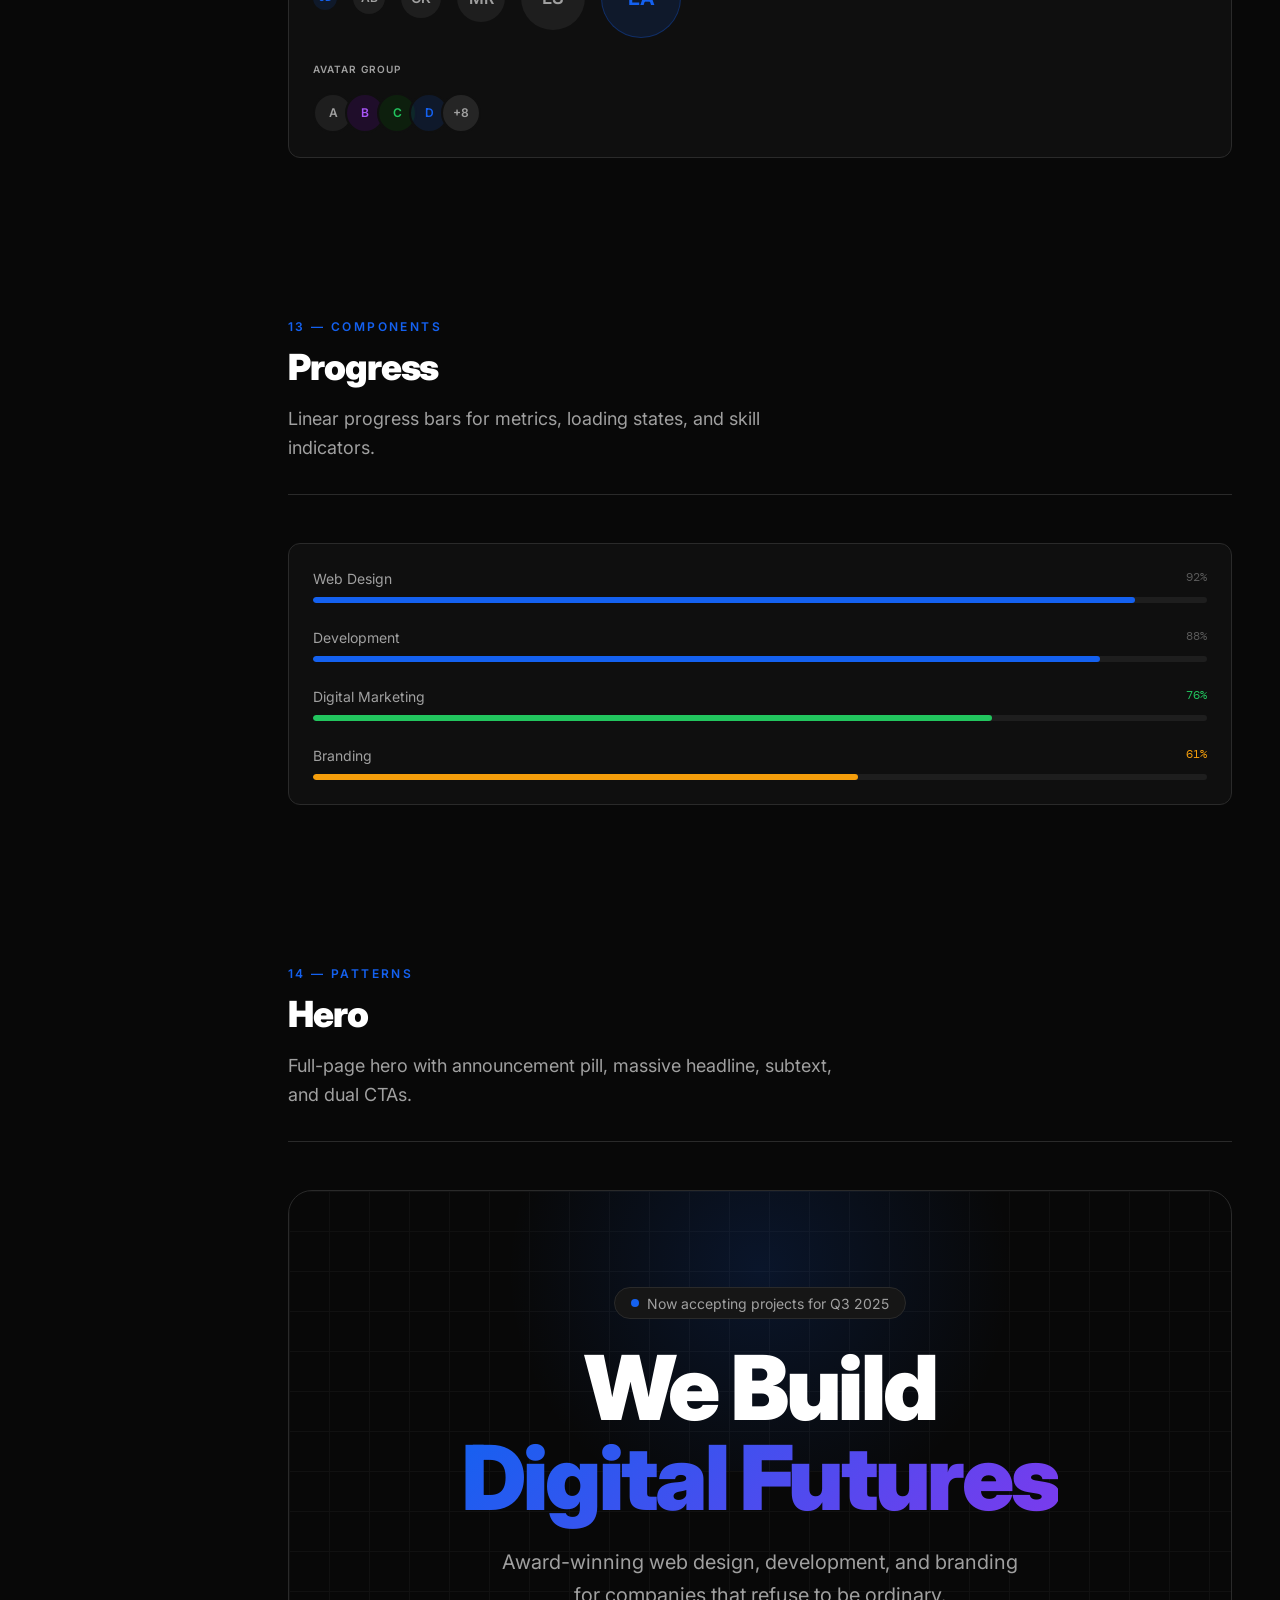
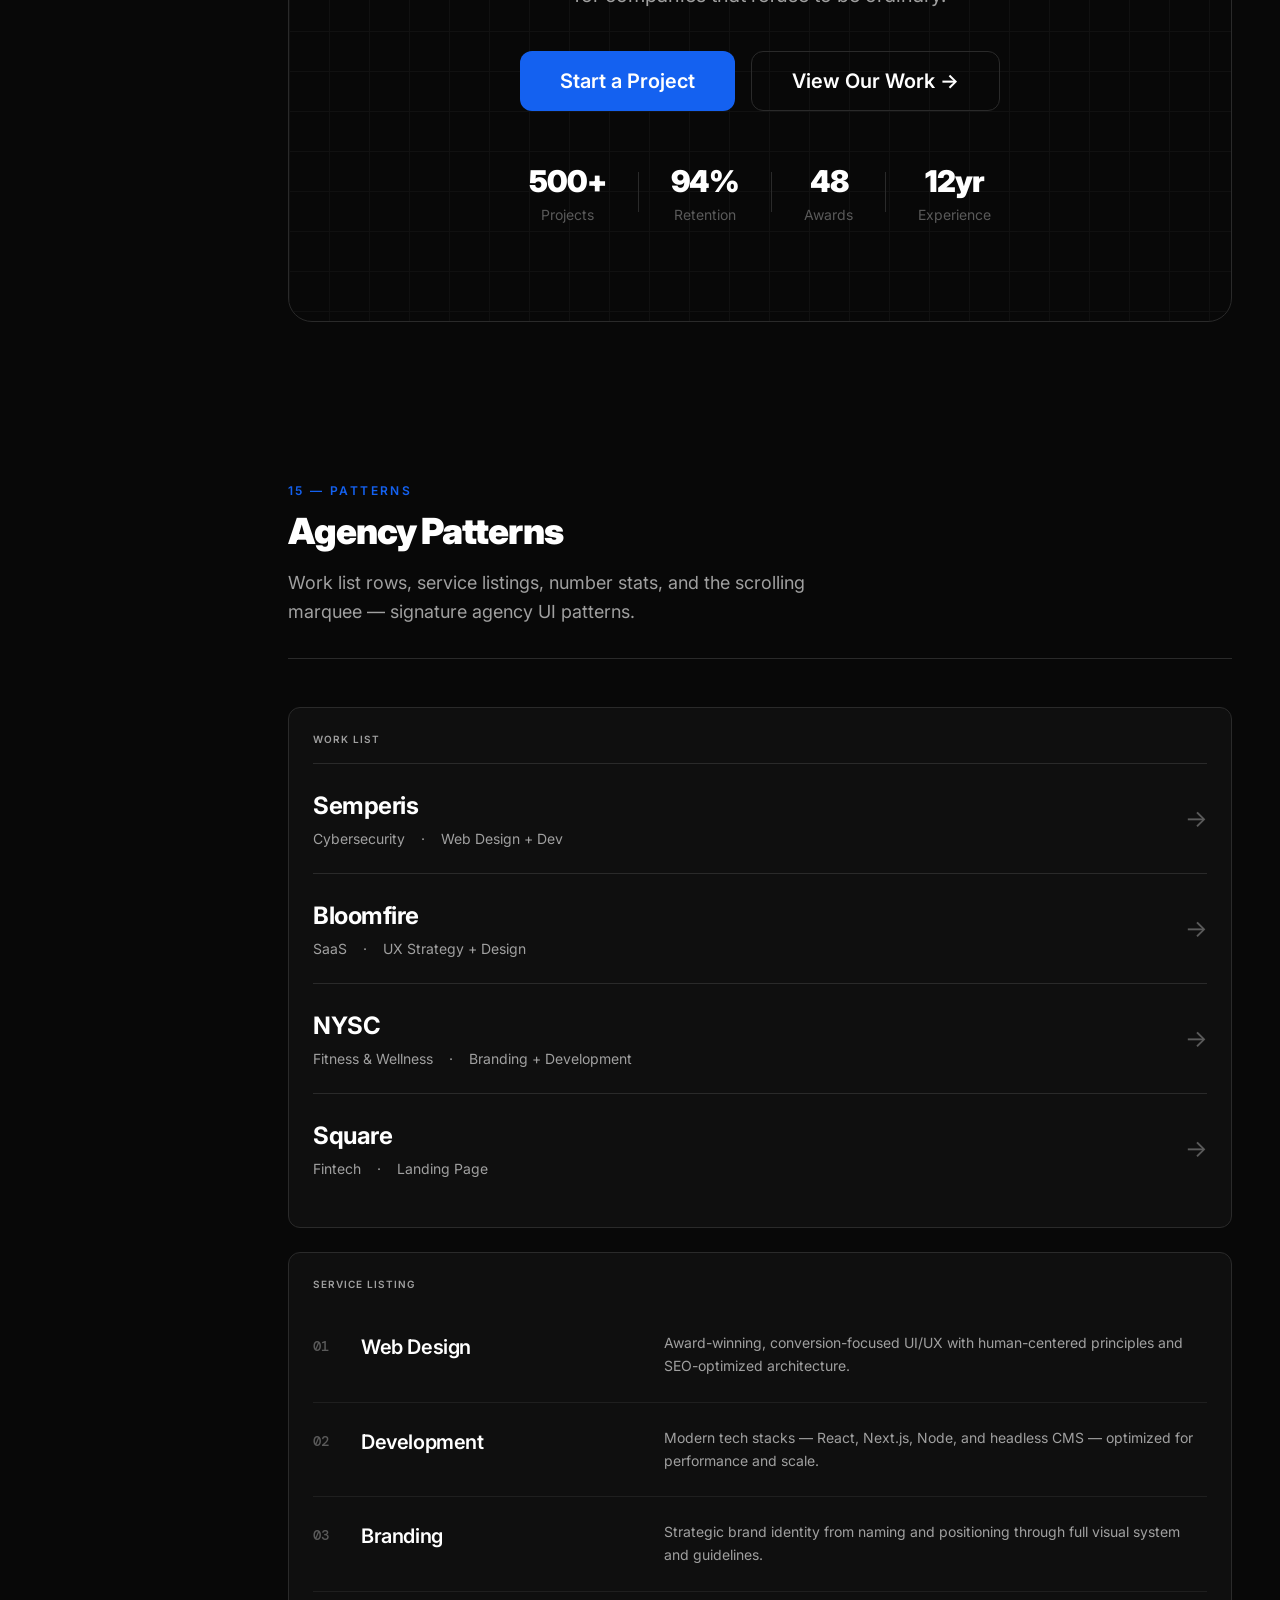
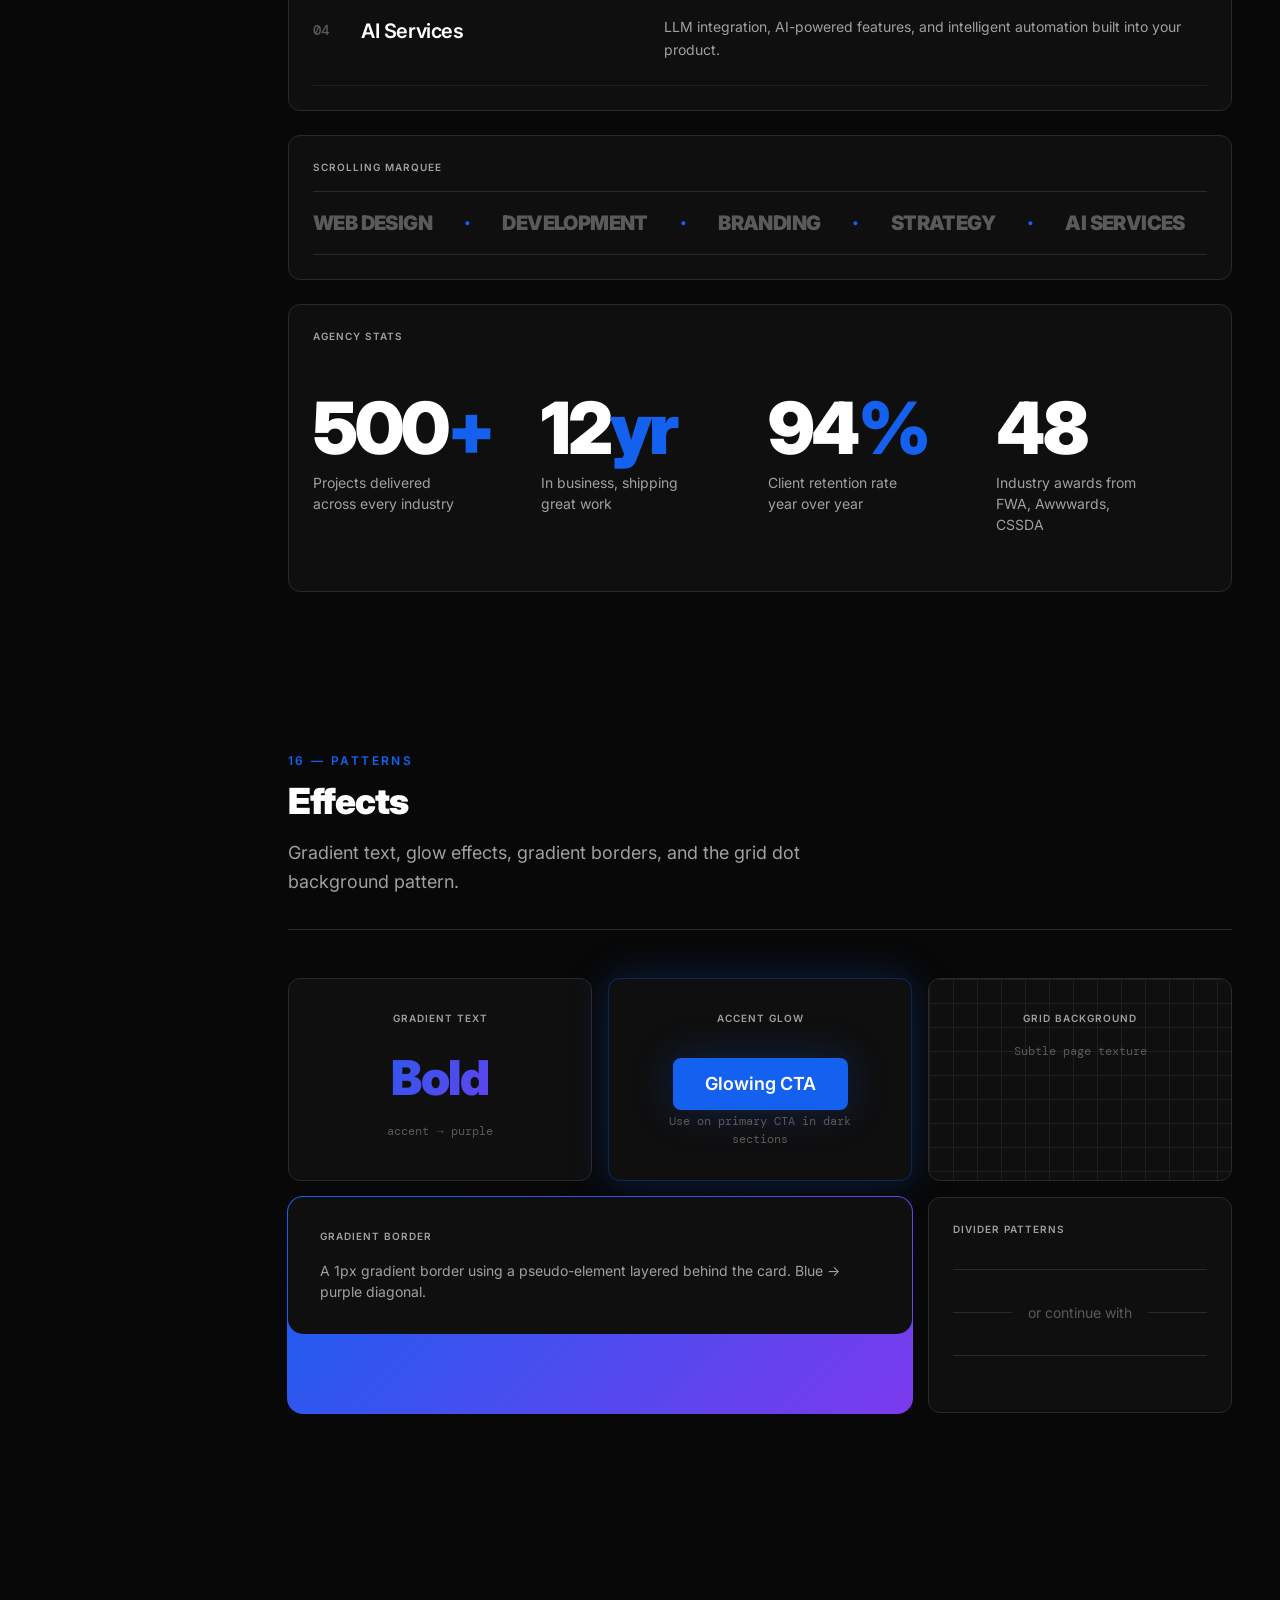
<file: design-system.html>
<!DOCTYPE html>
<html lang="en">
<head>
  <meta charset="UTF-8" />
  <meta name="viewport" content="width=device-width, initial-scale=1.0" />
  <title>BigDrop-Inspired Design System</title>
  <link rel="preconnect" href="https://fonts.googleapis.com" />
  <link rel="preconnect" href="https://fonts.gstatic.com" crossorigin />
  <link href="https://fonts.googleapis.com/css2?family=Inter:wght@300;400;500;600;700;800;900&family=DM+Mono:wght@400;500&display=swap" rel="stylesheet" />
  <style>
    /* ============================================================
       DESIGN TOKENS
    ============================================================ */
    :root {
      /* Colors — Core */
      --color-black:       #080808;
      --color-surface-1:   #0f0f0f;
      --color-surface-2:   #161616;
      --color-surface-3:   #1e1e1e;
      --color-surface-4:   #252525;
      --color-border:      #2a2a2a;
      --color-border-soft: #1f1f1f;
      --color-white:       #ffffff;
      --color-off-white:   #f0efed;

      /* Colors — Ink / Text */
      --color-ink-primary:   #ffffff;
      --color-ink-secondary: #a0a0a0;
      --color-ink-tertiary:  #5a5a5a;
      --color-ink-disabled:  #3a3a3a;

      /* Colors — Accent */
      --color-accent:        #1461f0;
      --color-accent-hover:  #2b73ff;
      --color-accent-soft:   rgba(20, 97, 240, 0.12);
      --color-accent-border: rgba(20, 97, 240, 0.30);

      /* Colors — Semantic */
      --color-success:  #22c55e;
      --color-warning:  #f59e0b;
      --color-error:    #ef4444;
      --color-info:     #38bdf8;

      /* Typography — Families */
      --font-sans: 'Inter', ui-sans-serif, system-ui, -apple-system, sans-serif;
      --font-mono: 'DM Mono', ui-monospace, 'Cascadia Code', monospace;

      /* Typography — Size Scale */
      --text-xs:   0.75rem;    /* 12px */
      --text-sm:   0.875rem;   /* 14px */
      --text-base: 1rem;       /* 16px */
      --text-lg:   1.125rem;   /* 18px */
      --text-xl:   1.25rem;    /* 20px */
      --text-2xl:  1.5rem;     /* 24px */
      --text-3xl:  1.875rem;   /* 30px */
      --text-4xl:  2.25rem;    /* 36px */
      --text-5xl:  3rem;       /* 48px */
      --text-6xl:  3.75rem;    /* 60px */
      --text-7xl:  4.5rem;     /* 72px */
      --text-8xl:  6rem;       /* 96px */

      /* Typography — Weights */
      --weight-light:    300;
      --weight-regular:  400;
      --weight-medium:   500;
      --weight-semibold: 600;
      --weight-bold:     700;
      --weight-extrabold:800;
      --weight-black:    900;

      /* Typography — Line Heights */
      --leading-none:    1;
      --leading-tight:   1.1;
      --leading-snug:    1.25;
      --leading-normal:  1.5;
      --leading-relaxed: 1.625;
      --leading-loose:   2;

      /* Typography — Letter Spacing */
      --tracking-tight:  -0.03em;
      --tracking-snug:   -0.02em;
      --tracking-normal: 0em;
      --tracking-wide:   0.05em;
      --tracking-wider:  0.1em;
      --tracking-widest: 0.2em;

      /* Spacing — Base-8 scale */
      --space-0:  0;
      --space-1:  0.25rem;   /* 4px  */
      --space-2:  0.5rem;    /* 8px  */
      --space-3:  0.75rem;   /* 12px */
      --space-4:  1rem;      /* 16px */
      --space-5:  1.25rem;   /* 20px */
      --space-6:  1.5rem;    /* 24px */
      --space-8:  2rem;      /* 32px */
      --space-10: 2.5rem;    /* 40px */
      --space-12: 3rem;      /* 48px */
      --space-16: 4rem;      /* 64px */
      --space-20: 5rem;      /* 80px */
      --space-24: 6rem;      /* 96px */
      --space-32: 8rem;      /* 128px */

      /* Border Radius */
      --radius-none: 0;
      --radius-sm:   4px;
      --radius-md:   8px;
      --radius-lg:   12px;
      --radius-xl:   16px;
      --radius-2xl:  24px;
      --radius-full: 9999px;

      /* Shadows */
      --shadow-none:   none;
      --shadow-sm:     0 1px 3px rgba(0,0,0,0.5), 0 1px 2px rgba(0,0,0,0.4);
      --shadow-md:     0 4px 16px rgba(0,0,0,0.5), 0 2px 6px rgba(0,0,0,0.4);
      --shadow-lg:     0 16px 48px rgba(0,0,0,0.6), 0 4px 16px rgba(0,0,0,0.4);
      --shadow-xl:     0 32px 80px rgba(0,0,0,0.7);
      --shadow-accent: 0 0 40px rgba(20, 97, 240, 0.25);

      /* Transitions */
      --ease-default: cubic-bezier(0.16, 1, 0.3, 1);
      --ease-in:      cubic-bezier(0.4, 0, 1, 1);
      --ease-out:     cubic-bezier(0, 0, 0.2, 1);
      --dur-fast:     150ms;
      --dur-base:     250ms;
      --dur-slow:     400ms;

      /* Layout */
      --max-w-content: 1200px;
      --max-w-narrow:  720px;
      --max-w-wide:    1440px;
      --header-h:      72px;
    }

    /* ============================================================
       RESET & BASE
    ============================================================ */
    *, *::before, *::after { box-sizing: border-box; margin: 0; padding: 0; }

    html { scroll-behavior: smooth; }

    body {
      background: var(--color-black);
      color: var(--color-ink-primary);
      font-family: var(--font-sans);
      font-size: var(--text-base);
      line-height: var(--leading-normal);
      -webkit-font-smoothing: antialiased;
      -moz-osx-font-smoothing: grayscale;
    }

    a { color: inherit; text-decoration: none; }
    img { max-width: 100%; display: block; }

    /* ============================================================
       DS LAYOUT HELPERS
    ============================================================ */
    .ds-page {
      max-width: var(--max-w-wide);
      margin: 0 auto;
    }

    .ds-sidebar {
      position: fixed;
      top: 0;
      left: 0;
      width: 240px;
      height: 100vh;
      background: var(--color-surface-1);
      border-right: 1px solid var(--color-border);
      overflow-y: auto;
      z-index: 100;
      padding: var(--space-8) 0;
    }

    .ds-sidebar-logo {
      display: flex;
      align-items: center;
      gap: var(--space-3);
      padding: 0 var(--space-6) var(--space-8);
      border-bottom: 1px solid var(--color-border);
      margin-bottom: var(--space-6);
    }

    .ds-sidebar-logo-mark {
      width: 32px;
      height: 32px;
      background: var(--color-accent);
      border-radius: var(--radius-sm);
      display: grid;
      place-items: center;
      flex-shrink: 0;
    }

    .ds-sidebar-logo-mark svg { width: 18px; height: 18px; fill: white; }

    .ds-sidebar-title {
      font-size: var(--text-sm);
      font-weight: var(--weight-semibold);
      color: var(--color-ink-primary);
      line-height: var(--leading-tight);
    }

    .ds-sidebar-subtitle {
      font-size: var(--text-xs);
      color: var(--color-ink-tertiary);
      margin-top: 2px;
    }

    .ds-nav-group { margin-bottom: var(--space-6); }

    .ds-nav-group-label {
      font-size: 10px;
      font-weight: var(--weight-semibold);
      letter-spacing: var(--tracking-widest);
      text-transform: uppercase;
      color: var(--color-ink-tertiary);
      padding: 0 var(--space-6) var(--space-2);
    }

    .ds-nav-link {
      display: flex;
      align-items: center;
      gap: var(--space-2);
      padding: var(--space-2) var(--space-6);
      font-size: var(--text-sm);
      color: var(--color-ink-secondary);
      transition: color var(--dur-fast) var(--ease-out),
                  background var(--dur-fast) var(--ease-out);
      cursor: pointer;
    }

    .ds-nav-link:hover,
    .ds-nav-link.active {
      color: var(--color-ink-primary);
      background: var(--color-surface-2);
    }

    .ds-nav-link.active {
      border-left: 2px solid var(--color-accent);
      padding-left: calc(var(--space-6) - 2px);
    }

    .ds-main {
      margin-left: 240px;
      padding: var(--space-16) var(--space-12);
      min-height: 100vh;
    }

    .ds-section {
      margin-bottom: var(--space-32);
      padding-top: var(--space-8);
    }

    .ds-section-header {
      margin-bottom: var(--space-12);
      padding-bottom: var(--space-8);
      border-bottom: 1px solid var(--color-border);
    }

    .ds-section-eyebrow {
      font-size: var(--text-xs);
      font-weight: var(--weight-semibold);
      letter-spacing: var(--tracking-widest);
      text-transform: uppercase;
      color: var(--color-accent);
      margin-bottom: var(--space-3);
    }

    .ds-section-title {
      font-size: var(--text-4xl);
      font-weight: var(--weight-black);
      letter-spacing: var(--tracking-tight);
      color: var(--color-ink-primary);
      line-height: var(--leading-tight);
      margin-bottom: var(--space-4);
    }

    .ds-section-desc {
      font-size: var(--text-lg);
      color: var(--color-ink-secondary);
      max-width: 560px;
      line-height: var(--leading-relaxed);
    }

    .ds-row {
      display: flex;
      flex-wrap: wrap;
      gap: var(--space-4);
      align-items: flex-start;
    }

    .ds-grid-2 { display: grid; grid-template-columns: repeat(2, 1fr); gap: var(--space-4); }
    .ds-grid-3 { display: grid; grid-template-columns: repeat(3, 1fr); gap: var(--space-4); }
    .ds-grid-4 { display: grid; grid-template-columns: repeat(4, 1fr); gap: var(--space-4); }

    .ds-card {
      background: var(--color-surface-1);
      border: 1px solid var(--color-border);
      border-radius: var(--radius-lg);
      padding: var(--space-6);
    }

    .ds-card-title {
      font-size: var(--text-sm);
      font-weight: var(--weight-semibold);
      color: var(--color-ink-secondary);
      margin-bottom: var(--space-4);
      text-transform: uppercase;
      letter-spacing: var(--tracking-wider);
      font-size: 10px;
    }

    .ds-token-label {
      font-family: var(--font-mono);
      font-size: var(--text-xs);
      color: var(--color-ink-tertiary);
      margin-top: var(--space-2);
    }

    .ds-token-value {
      font-family: var(--font-mono);
      font-size: var(--text-xs);
      color: var(--color-accent);
    }

    .ds-preview-box {
      background: var(--color-surface-2);
      border: 1px solid var(--color-border);
      border-radius: var(--radius-md);
      padding: var(--space-8);
      display: flex;
      align-items: center;
      justify-content: center;
      margin-bottom: var(--space-4);
    }

    .ds-preview-box.dark-bg { background: var(--color-black); }
    .ds-preview-box.light-bg { background: #1a1a2e; }

    code {
      font-family: var(--font-mono);
      font-size: 0.85em;
      color: var(--color-accent);
      background: var(--color-accent-soft);
      padding: 1px 6px;
      border-radius: var(--radius-sm);
    }

    /* ============================================================
       1. COLOR SYSTEM
    ============================================================ */
    .color-swatch {
      border-radius: var(--radius-md);
      overflow: hidden;
    }

    .swatch-block {
      height: 64px;
      width: 100%;
    }

    .swatch-info {
      background: var(--color-surface-2);
      padding: var(--space-3) var(--space-4);
    }

    .swatch-name {
      font-size: var(--text-sm);
      font-weight: var(--weight-medium);
      color: var(--color-ink-primary);
    }

    .swatch-hex {
      font-family: var(--font-mono);
      font-size: var(--text-xs);
      color: var(--color-ink-tertiary);
      margin-top: 2px;
    }

    /* ============================================================
       2. TYPOGRAPHY
    ============================================================ */
    .type-specimen {
      padding: var(--space-6) 0;
      border-bottom: 1px solid var(--color-border-soft);
    }

    .type-specimen:last-child { border-bottom: none; }

    .type-meta {
      display: flex;
      gap: var(--space-6);
      margin-top: var(--space-2);
    }

    .type-meta-item {
      font-family: var(--font-mono);
      font-size: var(--text-xs);
      color: var(--color-ink-tertiary);
    }

    /* ============================================================
       3. BUTTONS
    ============================================================ */
    .btn {
      display: inline-flex;
      align-items: center;
      justify-content: center;
      gap: var(--space-2);
      font-family: var(--font-sans);
      font-weight: var(--weight-semibold);
      text-decoration: none;
      cursor: pointer;
      border: none;
      outline: none;
      transition:
        background var(--dur-fast) var(--ease-out),
        color var(--dur-fast) var(--ease-out),
        border-color var(--dur-fast) var(--ease-out),
        box-shadow var(--dur-fast) var(--ease-out),
        transform var(--dur-fast) var(--ease-out);
      white-space: nowrap;
    }

    .btn:active { transform: scale(0.97); }

    /* Sizes */
    .btn-xs {
      height: 28px;
      padding: 0 var(--space-3);
      font-size: var(--text-xs);
      border-radius: var(--radius-sm);
    }

    .btn-sm {
      height: 36px;
      padding: 0 var(--space-4);
      font-size: var(--text-sm);
      border-radius: var(--radius-md);
    }

    .btn-md {
      height: 44px;
      padding: 0 var(--space-6);
      font-size: var(--text-base);
      border-radius: var(--radius-md);
    }

    .btn-lg {
      height: 52px;
      padding: 0 var(--space-8);
      font-size: var(--text-lg);
      border-radius: var(--radius-md);
    }

    .btn-xl {
      height: 60px;
      padding: 0 var(--space-10);
      font-size: var(--text-xl);
      border-radius: var(--radius-lg);
    }

    /* Variants */
    .btn-primary {
      background: var(--color-accent);
      color: var(--color-white);
    }
    .btn-primary:hover {
      background: var(--color-accent-hover);
      box-shadow: var(--shadow-accent);
    }

    .btn-secondary {
      background: var(--color-surface-3);
      color: var(--color-ink-primary);
    }
    .btn-secondary:hover {
      background: var(--color-surface-4);
    }

    .btn-outline {
      background: transparent;
      color: var(--color-ink-primary);
      border: 1px solid var(--color-border);
    }
    .btn-outline:hover {
      border-color: var(--color-ink-secondary);
      background: var(--color-surface-2);
    }

    .btn-ghost {
      background: transparent;
      color: var(--color-ink-secondary);
    }
    .btn-ghost:hover {
      background: var(--color-surface-2);
      color: var(--color-ink-primary);
    }

    .btn-accent-outline {
      background: transparent;
      color: var(--color-accent);
      border: 1px solid var(--color-accent-border);
    }
    .btn-accent-outline:hover {
      background: var(--color-accent-soft);
    }

    .btn-white {
      background: var(--color-white);
      color: var(--color-black);
    }
    .btn-white:hover {
      background: var(--color-off-white);
    }

    .btn-danger {
      background: var(--color-error);
      color: var(--color-white);
    }
    .btn-danger:hover {
      background: #dc2626;
    }

    .btn:disabled,
    .btn.disabled {
      opacity: 0.38;
      pointer-events: none;
    }

    .btn-icon {
      width: 44px;
      padding: 0;
      border-radius: var(--radius-md);
    }

    .btn-icon.btn-sm { width: 36px; }
    .btn-icon.btn-lg { width: 52px; border-radius: var(--radius-lg); }

    /* ============================================================
       4. FORMS
    ============================================================ */
    .form-label {
      display: block;
      font-size: var(--text-sm);
      font-weight: var(--weight-medium);
      color: var(--color-ink-secondary);
      margin-bottom: var(--space-2);
    }

    .form-input {
      display: block;
      width: 100%;
      height: 44px;
      padding: 0 var(--space-4);
      font-family: var(--font-sans);
      font-size: var(--text-base);
      color: var(--color-ink-primary);
      background: var(--color-surface-2);
      border: 1px solid var(--color-border);
      border-radius: var(--radius-md);
      outline: none;
      transition: border-color var(--dur-fast) var(--ease-out),
                  box-shadow var(--dur-fast) var(--ease-out);
    }

    .form-input::placeholder { color: var(--color-ink-tertiary); }

    .form-input:focus {
      border-color: var(--color-accent);
      box-shadow: 0 0 0 3px var(--color-accent-soft);
    }

    .form-input:disabled {
      opacity: 0.5;
      cursor: not-allowed;
    }

    .form-input.error {
      border-color: var(--color-error);
    }

    .form-input.error:focus {
      box-shadow: 0 0 0 3px rgba(239, 68, 68, 0.15);
    }

    .form-textarea {
      height: auto;
      padding: var(--space-3) var(--space-4);
      resize: vertical;
      min-height: 100px;
    }

    .form-hint {
      margin-top: var(--space-2);
      font-size: var(--text-xs);
      color: var(--color-ink-tertiary);
    }

    .form-hint.error { color: var(--color-error); }

    .form-group { margin-bottom: var(--space-6); }

    /* ============================================================
       5. CARDS
    ============================================================ */
    .card {
      background: var(--color-surface-1);
      border: 1px solid var(--color-border);
      border-radius: var(--radius-xl);
      overflow: hidden;
      transition: border-color var(--dur-base) var(--ease-out),
                  box-shadow var(--dur-base) var(--ease-out),
                  transform var(--dur-base) var(--ease-out);
    }

    .card:hover {
      border-color: var(--color-surface-4);
      box-shadow: var(--shadow-lg);
      transform: translateY(-2px);
    }

    .card-image {
      width: 100%;
      aspect-ratio: 16 / 9;
      background: var(--color-surface-3);
      position: relative;
      overflow: hidden;
    }

    .card-image-placeholder {
      width: 100%;
      height: 100%;
      display: flex;
      align-items: center;
      justify-content: center;
      font-size: var(--text-4xl);
      color: var(--color-ink-disabled);
    }

    .card-body {
      padding: var(--space-6);
    }

    .card-tag {
      display: inline-flex;
      align-items: center;
      height: 22px;
      padding: 0 var(--space-3);
      border-radius: var(--radius-full);
      font-size: 11px;
      font-weight: var(--weight-semibold);
      letter-spacing: 0.04em;
      text-transform: uppercase;
      background: var(--color-accent-soft);
      color: var(--color-accent);
      border: 1px solid var(--color-accent-border);
      margin-bottom: var(--space-4);
    }

    .card-title {
      font-size: var(--text-xl);
      font-weight: var(--weight-bold);
      letter-spacing: var(--tracking-snug);
      line-height: var(--leading-snug);
      margin-bottom: var(--space-3);
    }

    .card-desc {
      font-size: var(--text-sm);
      color: var(--color-ink-secondary);
      line-height: var(--leading-relaxed);
    }

    .card-footer {
      padding: var(--space-4) var(--space-6);
      border-top: 1px solid var(--color-border);
      display: flex;
      align-items: center;
      justify-content: space-between;
    }

    /* Stat card */
    .stat-card {
      background: var(--color-surface-1);
      border: 1px solid var(--color-border);
      border-radius: var(--radius-xl);
      padding: var(--space-6);
    }

    .stat-card-label {
      font-size: var(--text-sm);
      color: var(--color-ink-secondary);
      margin-bottom: var(--space-3);
    }

    .stat-card-value {
      font-size: var(--text-4xl);
      font-weight: var(--weight-black);
      letter-spacing: var(--tracking-tight);
      line-height: 1;
    }

    .stat-card-sub {
      margin-top: var(--space-2);
      font-size: var(--text-sm);
      color: var(--color-ink-tertiary);
    }

    .stat-card-delta {
      display: inline-flex;
      align-items: center;
      gap: 4px;
      font-size: var(--text-xs);
      font-weight: var(--weight-semibold);
      color: var(--color-success);
    }

    /* Feature card */
    .feature-card {
      background: var(--color-surface-1);
      border: 1px solid var(--color-border);
      border-radius: var(--radius-xl);
      padding: var(--space-8);
      transition: border-color var(--dur-base) var(--ease-out);
    }

    .feature-card:hover { border-color: var(--color-accent-border); }

    .feature-icon {
      width: 48px;
      height: 48px;
      border-radius: var(--radius-md);
      background: var(--color-accent-soft);
      border: 1px solid var(--color-accent-border);
      display: flex;
      align-items: center;
      justify-content: center;
      font-size: 22px;
      margin-bottom: var(--space-6);
    }

    .feature-title {
      font-size: var(--text-lg);
      font-weight: var(--weight-bold);
      letter-spacing: var(--tracking-snug);
      margin-bottom: var(--space-3);
    }

    .feature-desc {
      font-size: var(--text-sm);
      color: var(--color-ink-secondary);
      line-height: var(--leading-relaxed);
    }

    /* ============================================================
       6. BADGES & TAGS
    ============================================================ */
    .badge {
      display: inline-flex;
      align-items: center;
      gap: 4px;
      height: 22px;
      padding: 0 var(--space-3);
      border-radius: var(--radius-full);
      font-size: 11px;
      font-weight: var(--weight-semibold);
      letter-spacing: 0.03em;
    }

    .badge-default {
      background: var(--color-surface-3);
      color: var(--color-ink-secondary);
      border: 1px solid var(--color-border);
    }

    .badge-accent {
      background: var(--color-accent-soft);
      color: var(--color-accent);
      border: 1px solid var(--color-accent-border);
    }

    .badge-success {
      background: rgba(34, 197, 94, 0.12);
      color: var(--color-success);
      border: 1px solid rgba(34, 197, 94, 0.25);
    }

    .badge-warning {
      background: rgba(245, 158, 11, 0.12);
      color: var(--color-warning);
      border: 1px solid rgba(245, 158, 11, 0.25);
    }

    .badge-error {
      background: rgba(239, 68, 68, 0.12);
      color: var(--color-error);
      border: 1px solid rgba(239, 68, 68, 0.25);
    }

    .badge-dot::before {
      content: '';
      width: 6px;
      height: 6px;
      border-radius: 50%;
      background: currentColor;
    }

    /* ============================================================
       7. NAVIGATION
    ============================================================ */
    .nav-demo {
      background: rgba(8, 8, 8, 0.85);
      backdrop-filter: blur(20px);
      -webkit-backdrop-filter: blur(20px);
      border-bottom: 1px solid var(--color-border);
      height: var(--header-h);
      display: flex;
      align-items: center;
      padding: 0 var(--space-8);
      gap: var(--space-8);
      border-radius: var(--radius-lg);
    }

    .nav-logo {
      display: flex;
      align-items: center;
      gap: var(--space-3);
      font-size: var(--text-lg);
      font-weight: var(--weight-black);
      letter-spacing: var(--tracking-tight);
      flex-shrink: 0;
    }

    .nav-logo-mark {
      width: 32px;
      height: 32px;
      background: var(--color-accent);
      border-radius: 6px;
      display: grid;
      place-items: center;
    }

    .nav-links {
      display: flex;
      align-items: center;
      gap: var(--space-1);
      flex: 1;
    }

    .nav-link {
      display: flex;
      align-items: center;
      gap: 4px;
      padding: var(--space-2) var(--space-3);
      font-size: var(--text-sm);
      font-weight: var(--weight-medium);
      color: var(--color-ink-secondary);
      border-radius: var(--radius-md);
      transition: color var(--dur-fast), background var(--dur-fast);
    }

    .nav-link:hover {
      color: var(--color-ink-primary);
      background: var(--color-surface-2);
    }

    .nav-actions {
      display: flex;
      align-items: center;
      gap: var(--space-3);
    }

    /* ============================================================
       8. HERO PATTERNS
    ============================================================ */
    .hero-pill {
      display: inline-flex;
      align-items: center;
      gap: var(--space-2);
      height: 32px;
      padding: 0 var(--space-4);
      background: var(--color-surface-2);
      border: 1px solid var(--color-border);
      border-radius: var(--radius-full);
      font-size: var(--text-sm);
      color: var(--color-ink-secondary);
      margin-bottom: var(--space-6);
    }

    .hero-pill-dot {
      width: 8px;
      height: 8px;
      border-radius: 50%;
      background: var(--color-accent);
      animation: pulse 2s ease-in-out infinite;
    }

    @keyframes pulse {
      0%, 100% { opacity: 1; transform: scale(1); }
      50% { opacity: 0.5; transform: scale(0.8); }
    }

    .hero-h1 {
      font-size: clamp(var(--text-5xl), 7vw, var(--text-8xl));
      font-weight: var(--weight-black);
      letter-spacing: var(--tracking-tight);
      line-height: var(--leading-none);
      color: var(--color-ink-primary);
    }

    .hero-h1 .gradient-text {
      background: linear-gradient(135deg, var(--color-accent) 0%, #7c3aed 100%);
      -webkit-background-clip: text;
      -webkit-text-fill-color: transparent;
      background-clip: text;
    }

    .hero-sub {
      font-size: var(--text-xl);
      color: var(--color-ink-secondary);
      line-height: var(--leading-relaxed);
      max-width: 540px;
    }

    /* ============================================================
       9. DIVIDERS & SEPARATORS
    ============================================================ */
    .divider {
      height: 1px;
      background: var(--color-border);
      margin: var(--space-8) 0;
    }

    .divider-label {
      display: flex;
      align-items: center;
      gap: var(--space-4);
      margin: var(--space-8) 0;
      font-size: var(--text-sm);
      color: var(--color-ink-tertiary);
    }

    .divider-label::before,
    .divider-label::after {
      content: '';
      flex: 1;
      height: 1px;
      background: var(--color-border);
    }

    /* ============================================================
       10. AVATARS
    ============================================================ */
    .avatar {
      border-radius: 50%;
      object-fit: cover;
      flex-shrink: 0;
    }

    .avatar-fallback {
      display: flex;
      align-items: center;
      justify-content: center;
      font-weight: var(--weight-semibold);
      background: var(--color-surface-3);
      color: var(--color-ink-secondary);
    }

    .avatar-xs { width: 24px; height: 24px; font-size: 10px; }
    .avatar-sm { width: 32px; height: 32px; font-size: var(--text-xs); }
    .avatar-md { width: 40px; height: 40px; font-size: var(--text-sm); }
    .avatar-lg { width: 48px; height: 48px; font-size: var(--text-base); }
    .avatar-xl { width: 64px; height: 64px; font-size: var(--text-lg); }
    .avatar-2xl { width: 80px; height: 80px; font-size: var(--text-xl); }

    .avatar-group {
      display: flex;
      align-items: center;
    }

    .avatar-group .avatar {
      border: 2px solid var(--color-surface-1);
      margin-left: -8px;
    }

    .avatar-group .avatar:first-child { margin-left: 0; }

    /* ============================================================
       11. TOOLTIPS
    ============================================================ */
    .tooltip-wrap { position: relative; display: inline-flex; }

    .tooltip {
      position: absolute;
      bottom: calc(100% + 8px);
      left: 50%;
      transform: translateX(-50%);
      background: var(--color-surface-4);
      color: var(--color-ink-primary);
      border: 1px solid var(--color-border);
      border-radius: var(--radius-md);
      padding: var(--space-2) var(--space-3);
      font-size: var(--text-xs);
      white-space: nowrap;
      pointer-events: none;
      box-shadow: var(--shadow-md);
    }

    /* ============================================================
       12. PROGRESS & METRICS
    ============================================================ */
    .progress-track {
      height: 6px;
      background: var(--color-surface-3);
      border-radius: var(--radius-full);
      overflow: hidden;
    }

    .progress-fill {
      height: 100%;
      border-radius: var(--radius-full);
      background: var(--color-accent);
      transition: width var(--dur-slow) var(--ease-out);
    }

    .progress-fill.success { background: var(--color-success); }
    .progress-fill.warning { background: var(--color-warning); }
    .progress-fill.error   { background: var(--color-error); }

    /* ============================================================
       13. EFFECTS & OVERLAYS
    ============================================================ */
    .glow {
      box-shadow: var(--shadow-accent);
    }

    .noise-overlay {
      position: relative;
    }

    .noise-overlay::after {
      content: '';
      position: absolute;
      inset: 0;
      background-image: url("data:image/svg+xml,%3Csvg viewBox='0 0 200 200' xmlns='http://www.w3.org/2000/svg'%3E%3Cfilter id='n'%3E%3CfeTurbulence type='fractalNoise' baseFrequency='0.9' numOctaves='4' stitchTiles='stitch'/%3E%3C/filter%3E%3Crect width='100%25' height='100%25' filter='url(%23n)' opacity='0.04'/%3E%3C/svg%3E");
      pointer-events: none;
      border-radius: inherit;
    }

    .gradient-border {
      position: relative;
      border-radius: var(--radius-xl);
    }

    .gradient-border::before {
      content: '';
      position: absolute;
      inset: -1px;
      border-radius: inherit;
      background: linear-gradient(135deg, var(--color-accent), #7c3aed);
      z-index: -1;
    }

    .gradient-border > * {
      position: relative;
      z-index: 1;
    }

    /* ============================================================
       AGENCY COMPONENTS (BigDrop Style)
    ============================================================ */

    /* Number stat row */
    .agency-stat {
      padding: var(--space-8) 0;
    }

    .agency-stat-number {
      font-size: var(--text-7xl);
      font-weight: var(--weight-black);
      letter-spacing: -0.04em;
      line-height: 1;
      color: var(--color-ink-primary);
    }

    .agency-stat-label {
      font-size: var(--text-sm);
      color: var(--color-ink-secondary);
      margin-top: var(--space-2);
      max-width: 160px;
    }

    /* Work item */
    .work-item {
      border-top: 1px solid var(--color-border);
      padding: var(--space-6) 0;
      display: flex;
      align-items: center;
      justify-content: space-between;
      gap: var(--space-4);
      transition: border-color var(--dur-fast);
      cursor: pointer;
    }

    .work-item:hover { border-color: var(--color-accent-border); }

    .work-item:hover .work-item-arrow { color: var(--color-accent); transform: translateX(4px); }

    .work-item-info { flex: 1; }

    .work-item-name {
      font-size: var(--text-2xl);
      font-weight: var(--weight-bold);
      letter-spacing: var(--tracking-snug);
    }

    .work-item-meta {
      display: flex;
      gap: var(--space-4);
      margin-top: var(--space-1);
    }

    .work-item-tag {
      font-size: var(--text-sm);
      color: var(--color-ink-secondary);
    }

    .work-item-arrow {
      font-size: var(--text-2xl);
      color: var(--color-ink-tertiary);
      transition: color var(--dur-fast), transform var(--dur-fast) var(--ease-out);
    }

    /* Service list */
    .service-item {
      padding: var(--space-6) 0;
      border-bottom: 1px solid var(--color-border-soft);
      display: flex;
      align-items: flex-start;
      justify-content: space-between;
      gap: var(--space-8);
    }

    .service-number {
      font-size: var(--text-sm);
      color: var(--color-ink-tertiary);
      font-weight: var(--weight-medium);
      font-family: var(--font-mono);
      padding-top: 4px;
      flex-shrink: 0;
    }

    .service-name {
      flex: 1;
      font-size: var(--text-xl);
      font-weight: var(--weight-semibold);
      letter-spacing: var(--tracking-snug);
    }

    .service-desc {
      flex: 2;
      font-size: var(--text-sm);
      color: var(--color-ink-secondary);
      line-height: var(--leading-relaxed);
    }

    /* Marquee */
    .marquee-track {
      overflow: hidden;
      border-top: 1px solid var(--color-border);
      border-bottom: 1px solid var(--color-border);
      padding: var(--space-4) 0;
    }

    .marquee-inner {
      display: flex;
      gap: var(--space-8);
      animation: marquee 20s linear infinite;
      width: max-content;
    }

    .marquee-item {
      font-size: var(--text-xl);
      font-weight: var(--weight-black);
      letter-spacing: var(--tracking-tight);
      text-transform: uppercase;
      color: var(--color-ink-tertiary);
      flex-shrink: 0;
      display: flex;
      align-items: center;
      gap: var(--space-8);
    }

    .marquee-item::after {
      content: '·';
      color: var(--color-accent);
    }

    @keyframes marquee {
      from { transform: translateX(0); }
      to   { transform: translateX(-50%); }
    }

    /* ============================================================
       UTILITY CLASSES
    ============================================================ */
    .text-primary   { color: var(--color-ink-primary); }
    .text-secondary { color: var(--color-ink-secondary); }
    .text-tertiary  { color: var(--color-ink-tertiary); }
    .text-accent    { color: var(--color-accent); }
    .text-success   { color: var(--color-success); }
    .text-warning   { color: var(--color-warning); }
    .text-error     { color: var(--color-error); }

    .font-mono { font-family: var(--font-mono); }

    .mt-2  { margin-top: var(--space-2); }
    .mt-4  { margin-top: var(--space-4); }
    .mt-6  { margin-top: var(--space-6); }
    .mt-8  { margin-top: var(--space-8); }
    .mt-12 { margin-top: var(--space-12); }

    .mb-2  { margin-bottom: var(--space-2); }
    .mb-4  { margin-bottom: var(--space-4); }
    .mb-6  { margin-bottom: var(--space-6); }
    .mb-8  { margin-bottom: var(--space-8); }

    .flex          { display: flex; }
    .flex-col      { flex-direction: column; }
    .items-center  { align-items: center; }
    .items-start   { align-items: flex-start; }
    .justify-between { justify-content: space-between; }
    .gap-2  { gap: var(--space-2); }
    .gap-3  { gap: var(--space-3); }
    .gap-4  { gap: var(--space-4); }
    .gap-6  { gap: var(--space-6); }
    .gap-8  { gap: var(--space-8); }
    .wrap   { flex-wrap: wrap; }

    .w-full { width: 100%; }
    .truncate { overflow: hidden; text-overflow: ellipsis; white-space: nowrap; }

    /* Scrollbar */
    ::-webkit-scrollbar { width: 6px; }
    ::-webkit-scrollbar-track { background: var(--color-surface-1); }
    ::-webkit-scrollbar-thumb { background: var(--color-surface-4); border-radius: 3px; }
    ::-webkit-scrollbar-thumb:hover { background: var(--color-ink-tertiary); }
  </style>
</head>
<body>

<!-- SIDEBAR -->
<aside class="ds-sidebar">
  <div class="ds-sidebar-logo">
    <div class="ds-sidebar-logo-mark">
      <svg viewBox="0 0 18 18"><path d="M2 2h14v4H2V2zm0 6h8v4H2V8zm0 6h14v2H2v-2z"/></svg>
    </div>
    <div>
      <div class="ds-sidebar-title">Design System</div>
      <div class="ds-sidebar-subtitle">BigDrop-Inspired</div>
    </div>
  </div>

  <nav>
    <div class="ds-nav-group">
      <div class="ds-nav-group-label">Foundation</div>
      <a href="#colors" class="ds-nav-link active">Colors</a>
      <a href="#typography" class="ds-nav-link">Typography</a>
      <a href="#spacing" class="ds-nav-link">Spacing</a>
      <a href="#radius" class="ds-nav-link">Border Radius</a>
      <a href="#shadows" class="ds-nav-link">Shadows</a>
      <a href="#motion" class="ds-nav-link">Motion</a>
    </div>

    <div class="ds-nav-group">
      <div class="ds-nav-group-label">Components</div>
      <a href="#buttons" class="ds-nav-link">Buttons</a>
      <a href="#forms" class="ds-nav-link">Forms</a>
      <a href="#cards" class="ds-nav-link">Cards</a>
      <a href="#badges" class="ds-nav-link">Badges</a>
      <a href="#navigation" class="ds-nav-link">Navigation</a>
      <a href="#avatars" class="ds-nav-link">Avatars</a>
      <a href="#progress" class="ds-nav-link">Progress</a>
    </div>

    <div class="ds-nav-group">
      <div class="ds-nav-group-label">Patterns</div>
      <a href="#hero" class="ds-nav-link">Hero</a>
      <a href="#agency-components" class="ds-nav-link">Agency</a>
      <a href="#effects" class="ds-nav-link">Effects</a>
    </div>
  </nav>
</aside>

<!-- MAIN CONTENT -->
<main class="ds-main">

  <!-- INTRO -->
  <div style="margin-bottom: var(--space-24);">
    <div style="font-size:10px; font-weight:700; letter-spacing:var(--tracking-widest); text-transform:uppercase; color:var(--color-accent); margin-bottom:var(--space-4);">BigDrop-Inspired</div>
    <h1 style="font-size: var(--text-7xl); font-weight: var(--weight-black); letter-spacing: var(--tracking-tight); line-height: var(--leading-none); margin-bottom: var(--space-6);">Design<br>System</h1>
    <p style="font-size: var(--text-xl); color: var(--color-ink-secondary); max-width: 520px; line-height: var(--leading-relaxed);">A dark, bold, premium agency design system built from design tokens, components, and patterns.</p>

    <div class="flex items-center gap-3 mt-8">
      <span class="badge badge-success"><span class="badge-dot"></span>v1.0</span>
      <span class="badge badge-default">Dark Mode</span>
      <span class="badge badge-accent">CSS Custom Properties</span>
    </div>
  </div>

  <!-- ============================================================
       COLORS
  ============================================================ -->
  <section id="colors" class="ds-section">
    <div class="ds-section-header">
      <div class="ds-section-eyebrow">01 — Foundation</div>
      <h2 class="ds-section-title">Colors</h2>
      <p class="ds-section-desc">A dark-first palette. Near-blacks for depth, electric blue for action, and precise semantic signals.</p>
    </div>

    <!-- Backgrounds -->
    <div class="ds-card mt-8 mb-6">
      <div class="ds-card-title">Backgrounds & Surfaces</div>
      <div class="ds-grid-4">
        <div class="color-swatch">
          <div class="swatch-block" style="background:#080808; border: 1px solid #2a2a2a;"></div>
          <div class="swatch-info">
            <div class="swatch-name">Black</div>
            <div class="swatch-hex">#080808 — <code>--color-black</code></div>
          </div>
        </div>
        <div class="color-swatch">
          <div class="swatch-block" style="background:#0f0f0f;"></div>
          <div class="swatch-info">
            <div class="swatch-name">Surface 1</div>
            <div class="swatch-hex">#0f0f0f — <code>--color-surface-1</code></div>
          </div>
        </div>
        <div class="color-swatch">
          <div class="swatch-block" style="background:#161616;"></div>
          <div class="swatch-info">
            <div class="swatch-name">Surface 2</div>
            <div class="swatch-hex">#161616 — <code>--color-surface-2</code></div>
          </div>
        </div>
        <div class="color-swatch">
          <div class="swatch-block" style="background:#1e1e1e;"></div>
          <div class="swatch-info">
            <div class="swatch-name">Surface 3</div>
            <div class="swatch-hex">#1e1e1e — <code>--color-surface-3</code></div>
          </div>
        </div>
        <div class="color-swatch">
          <div class="swatch-block" style="background:#252525;"></div>
          <div class="swatch-info">
            <div class="swatch-name">Surface 4</div>
            <div class="swatch-hex">#252525 — <code>--color-surface-4</code></div>
          </div>
        </div>
        <div class="color-swatch">
          <div class="swatch-block" style="background:#2a2a2a;"></div>
          <div class="swatch-info">
            <div class="swatch-name">Border</div>
            <div class="swatch-hex">#2a2a2a — <code>--color-border</code></div>
          </div>
        </div>
        <div class="color-swatch">
          <div class="swatch-block" style="background:#ffffff;"></div>
          <div class="swatch-info" style="background:var(--color-surface-2);">
            <div class="swatch-name">White</div>
            <div class="swatch-hex">#ffffff — <code>--color-white</code></div>
          </div>
        </div>
        <div class="color-swatch">
          <div class="swatch-block" style="background:#f0efed;"></div>
          <div class="swatch-info" style="background:var(--color-surface-2);">
            <div class="swatch-name">Off-White</div>
            <div class="swatch-hex">#f0efed — <code>--color-off-white</code></div>
          </div>
        </div>
      </div>
    </div>

    <!-- Ink -->
    <div class="ds-card mb-6">
      <div class="ds-card-title">Ink / Text</div>
      <div class="ds-grid-4">
        <div class="color-swatch">
          <div class="swatch-block" style="background:#ffffff;"></div>
          <div class="swatch-info">
            <div class="swatch-name">Primary</div>
            <div class="swatch-hex">#ffffff — <code>--color-ink-primary</code></div>
          </div>
        </div>
        <div class="color-swatch">
          <div class="swatch-block" style="background:#a0a0a0;"></div>
          <div class="swatch-info">
            <div class="swatch-name">Secondary</div>
            <div class="swatch-hex">#a0a0a0 — <code>--color-ink-secondary</code></div>
          </div>
        </div>
        <div class="color-swatch">
          <div class="swatch-block" style="background:#5a5a5a;"></div>
          <div class="swatch-info">
            <div class="swatch-name">Tertiary</div>
            <div class="swatch-hex">#5a5a5a — <code>--color-ink-tertiary</code></div>
          </div>
        </div>
        <div class="color-swatch">
          <div class="swatch-block" style="background:#3a3a3a;"></div>
          <div class="swatch-info">
            <div class="swatch-name">Disabled</div>
            <div class="swatch-hex">#3a3a3a — <code>--color-ink-disabled</code></div>
          </div>
        </div>
      </div>
    </div>

    <!-- Accent + Semantic -->
    <div class="ds-grid-2">
      <div class="ds-card">
        <div class="ds-card-title">Accent / Brand</div>
        <div class="color-swatch mb-4">
          <div class="swatch-block" style="background:#1461f0; height:80px;"></div>
          <div class="swatch-info">
            <div class="swatch-name">Accent Blue</div>
            <div class="swatch-hex">#1461f0 — <code>--color-accent</code></div>
          </div>
        </div>
        <div class="ds-row">
          <div style="flex:1;">
            <div class="swatch-block" style="background:#2b73ff; border-radius:4px; height:48px;"></div>
            <div class="swatch-hex mt-2">Hover: #2b73ff</div>
          </div>
          <div style="flex:1;">
            <div class="swatch-block" style="background:rgba(20,97,240,0.12); border-radius:4px; height:48px; border:1px solid rgba(20,97,240,0.3);"></div>
            <div class="swatch-hex mt-2">Soft: rgba(20,97,240,.12)</div>
          </div>
        </div>
      </div>
      <div class="ds-card">
        <div class="ds-card-title">Semantic</div>
        <div style="display:flex; flex-direction:column; gap:var(--space-3);">
          <div style="display:flex; align-items:center; gap:var(--space-3);">
            <div style="width:40px; height:40px; border-radius:8px; background:#22c55e; flex-shrink:0;"></div>
            <div>
              <div class="swatch-name">Success</div>
              <div class="swatch-hex">#22c55e — <code>--color-success</code></div>
            </div>
          </div>
          <div style="display:flex; align-items:center; gap:var(--space-3);">
            <div style="width:40px; height:40px; border-radius:8px; background:#f59e0b; flex-shrink:0;"></div>
            <div>
              <div class="swatch-name">Warning</div>
              <div class="swatch-hex">#f59e0b — <code>--color-warning</code></div>
            </div>
          </div>
          <div style="display:flex; align-items:center; gap:var(--space-3);">
            <div style="width:40px; height:40px; border-radius:8px; background:#ef4444; flex-shrink:0;"></div>
            <div>
              <div class="swatch-name">Error</div>
              <div class="swatch-hex">#ef4444 — <code>--color-error</code></div>
            </div>
          </div>
          <div style="display:flex; align-items:center; gap:var(--space-3);">
            <div style="width:40px; height:40px; border-radius:8px; background:#38bdf8; flex-shrink:0;"></div>
            <div>
              <div class="swatch-name">Info</div>
              <div class="swatch-hex">#38bdf8 — <code>--color-info</code></div>
            </div>
          </div>
        </div>
      </div>
    </div>
  </section>

  <!-- ============================================================
       TYPOGRAPHY
  ============================================================ -->
  <section id="typography" class="ds-section">
    <div class="ds-section-header">
      <div class="ds-section-eyebrow">02 — Foundation</div>
      <h2 class="ds-section-title">Typography</h2>
      <p class="ds-section-desc">Inter for UI and editorial copy. DM Mono for code and data. Weights from 300 to 900.</p>
    </div>

    <div class="ds-card mb-6">
      <div class="ds-card-title">Type Scale</div>
      <div class="type-specimen">
        <div style="font-size:6rem; font-weight:900; letter-spacing:-0.04em; line-height:1;">Display</div>
        <div class="type-meta">
          <span class="type-meta-item">96px / 6rem</span>
          <span class="type-meta-item">weight 900</span>
          <span class="type-meta-item">tracking -0.04em</span>
          <span class="type-meta-item"><code>--text-8xl</code></span>
        </div>
      </div>
      <div class="type-specimen">
        <div style="font-size:4.5rem; font-weight:900; letter-spacing:-0.03em; line-height:1;">Heading 1</div>
        <div class="type-meta">
          <span class="type-meta-item">72px / 4.5rem</span>
          <span class="type-meta-item">weight 900</span>
          <span class="type-meta-item">tracking -0.03em</span>
          <span class="type-meta-item"><code>--text-7xl</code></span>
        </div>
      </div>
      <div class="type-specimen">
        <div style="font-size:3.75rem; font-weight:800; letter-spacing:-0.03em; line-height:1.05;">Heading 2</div>
        <div class="type-meta">
          <span class="type-meta-item">60px / 3.75rem</span>
          <span class="type-meta-item">weight 800</span>
          <span class="type-meta-item"><code>--text-6xl</code></span>
        </div>
      </div>
      <div class="type-specimen">
        <div style="font-size:3rem; font-weight:800; letter-spacing:-0.02em; line-height:1.1;">Heading 3</div>
        <div class="type-meta">
          <span class="type-meta-item">48px / 3rem</span>
          <span class="type-meta-item">weight 800</span>
          <span class="type-meta-item"><code>--text-5xl</code></span>
        </div>
      </div>
      <div class="type-specimen">
        <div style="font-size:2.25rem; font-weight:700; letter-spacing:-0.02em; line-height:1.15;">Heading 4</div>
        <div class="type-meta">
          <span class="type-meta-item">36px / 2.25rem</span>
          <span class="type-meta-item">weight 700</span>
          <span class="type-meta-item"><code>--text-4xl</code></span>
        </div>
      </div>
      <div class="type-specimen">
        <div style="font-size:1.875rem; font-weight:700; letter-spacing:-0.01em; line-height:1.2;">Heading 5</div>
        <div class="type-meta">
          <span class="type-meta-item">30px / 1.875rem</span>
          <span class="type-meta-item">weight 700</span>
          <span class="type-meta-item"><code>--text-3xl</code></span>
        </div>
      </div>
      <div class="type-specimen">
        <div style="font-size:1.5rem; font-weight:600; letter-spacing:-0.01em;">Heading 6</div>
        <div class="type-meta">
          <span class="type-meta-item">24px / 1.5rem</span>
          <span class="type-meta-item">weight 600</span>
          <span class="type-meta-item"><code>--text-2xl</code></span>
        </div>
      </div>
      <div class="type-specimen">
        <div style="font-size:1.125rem; font-weight:400; line-height:1.625; color:var(--color-ink-secondary);">Body Large — The most ambitious digital products in the world are built by teams who understand that design is not decoration. It's the invisible architecture of experience.</div>
        <div class="type-meta">
          <span class="type-meta-item">18px / 1.125rem</span>
          <span class="type-meta-item">weight 400</span>
          <span class="type-meta-item">leading 1.625</span>
          <span class="type-meta-item"><code>--text-lg</code></span>
        </div>
      </div>
      <div class="type-specimen">
        <div style="font-size:1rem; font-weight:400; line-height:1.5; color:var(--color-ink-secondary);">Body — We partner with visionary founders and growth-stage companies to create digital products that scale. Our multidisciplinary team brings together strategy, design, and engineering.</div>
        <div class="type-meta">
          <span class="type-meta-item">16px / 1rem</span>
          <span class="type-meta-item">weight 400</span>
          <span class="type-meta-item"><code>--text-base</code></span>
        </div>
      </div>
      <div class="type-specimen">
        <div style="font-size:0.875rem; color:var(--color-ink-secondary);">Small — Captions, labels, metadata, helper text. Used for supporting information that doesn't need emphasis.</div>
        <div class="type-meta">
          <span class="type-meta-item">14px / 0.875rem</span>
          <span class="type-meta-item"><code>--text-sm</code></span>
        </div>
      </div>
      <div class="type-specimen">
        <div style="font-size:0.75rem; color:var(--color-ink-tertiary); text-transform:uppercase; letter-spacing:0.1em; font-weight:600;">Eyebrow Label — Category</div>
        <div class="type-meta">
          <span class="type-meta-item">12px / 0.75rem</span>
          <span class="type-meta-item">uppercase</span>
          <span class="type-meta-item">tracking 0.1em</span>
          <span class="type-meta-item">weight 600</span>
        </div>
      </div>
    </div>

    <!-- Mono -->
    <div class="ds-card">
      <div class="ds-card-title">Monospace — DM Mono</div>
      <div class="type-specimen">
        <div style="font-family:var(--font-mono); font-size:1.5rem; color:var(--color-accent);">const design = { bold: true, dark: true }</div>
        <div class="type-meta">
          <span class="type-meta-item">DM Mono</span>
          <span class="type-meta-item">weight 400</span>
          <span class="type-meta-item">code / tokens</span>
        </div>
      </div>
      <div class="type-specimen">
        <div style="font-family:var(--font-mono); font-size:0.875rem; color:var(--color-ink-secondary);">--color-accent: #1461f0; --text-8xl: 6rem; --weight-black: 900;</div>
      </div>
    </div>
  </section>

  <!-- ============================================================
       SPACING
  ============================================================ -->
  <section id="spacing" class="ds-section">
    <div class="ds-section-header">
      <div class="ds-section-eyebrow">03 — Foundation</div>
      <h2 class="ds-section-title">Spacing</h2>
      <p class="ds-section-desc">Base-8 scale. Every value is a multiple of 4px to ensure consistent, predictable rhythm.</p>
    </div>

    <div class="ds-card">
      <div class="ds-card-title">Spacing Scale</div>
      <div style="display:flex; flex-direction:column; gap:var(--space-3);">
        <div style="display:flex; align-items:center; gap:var(--space-4);">
          <div style="width:80px; font-family:var(--font-mono); font-size:var(--text-xs); color:var(--color-ink-tertiary);">--space-1</div>
          <div style="height:16px; background:var(--color-accent); border-radius:2px; width:4px;"></div>
          <span style="font-family:var(--font-mono); font-size:var(--text-xs); color:var(--color-ink-secondary);">4px / 0.25rem</span>
        </div>
        <div style="display:flex; align-items:center; gap:var(--space-4);">
          <div style="width:80px; font-family:var(--font-mono); font-size:var(--text-xs); color:var(--color-ink-tertiary);">--space-2</div>
          <div style="height:16px; background:var(--color-accent); border-radius:2px; width:8px;"></div>
          <span style="font-family:var(--font-mono); font-size:var(--text-xs); color:var(--color-ink-secondary);">8px / 0.5rem</span>
        </div>
        <div style="display:flex; align-items:center; gap:var(--space-4);">
          <div style="width:80px; font-family:var(--font-mono); font-size:var(--text-xs); color:var(--color-ink-tertiary);">--space-4</div>
          <div style="height:16px; background:var(--color-accent); border-radius:2px; width:16px;"></div>
          <span style="font-family:var(--font-mono); font-size:var(--text-xs); color:var(--color-ink-secondary);">16px / 1rem</span>
        </div>
        <div style="display:flex; align-items:center; gap:var(--space-4);">
          <div style="width:80px; font-family:var(--font-mono); font-size:var(--text-xs); color:var(--color-ink-tertiary);">--space-6</div>
          <div style="height:16px; background:var(--color-accent); border-radius:2px; width:24px;"></div>
          <span style="font-family:var(--font-mono); font-size:var(--text-xs); color:var(--color-ink-secondary);">24px / 1.5rem</span>
        </div>
        <div style="display:flex; align-items:center; gap:var(--space-4);">
          <div style="width:80px; font-family:var(--font-mono); font-size:var(--text-xs); color:var(--color-ink-tertiary);">--space-8</div>
          <div style="height:16px; background:var(--color-accent); border-radius:2px; width:32px;"></div>
          <span style="font-family:var(--font-mono); font-size:var(--text-xs); color:var(--color-ink-secondary);">32px / 2rem</span>
        </div>
        <div style="display:flex; align-items:center; gap:var(--space-4);">
          <div style="width:80px; font-family:var(--font-mono); font-size:var(--text-xs); color:var(--color-ink-tertiary);">--space-12</div>
          <div style="height:16px; background:var(--color-accent); border-radius:2px; width:48px;"></div>
          <span style="font-family:var(--font-mono); font-size:var(--text-xs); color:var(--color-ink-secondary);">48px / 3rem</span>
        </div>
        <div style="display:flex; align-items:center; gap:var(--space-4);">
          <div style="width:80px; font-family:var(--font-mono); font-size:var(--text-xs); color:var(--color-ink-tertiary);">--space-16</div>
          <div style="height:16px; background:var(--color-accent); border-radius:2px; width:64px;"></div>
          <span style="font-family:var(--font-mono); font-size:var(--text-xs); color:var(--color-ink-secondary);">64px / 4rem</span>
        </div>
        <div style="display:flex; align-items:center; gap:var(--space-4);">
          <div style="width:80px; font-family:var(--font-mono); font-size:var(--text-xs); color:var(--color-ink-tertiary);">--space-24</div>
          <div style="height:16px; background:var(--color-accent); border-radius:2px; width:96px;"></div>
          <span style="font-family:var(--font-mono); font-size:var(--text-xs); color:var(--color-ink-secondary);">96px / 6rem</span>
        </div>
        <div style="display:flex; align-items:center; gap:var(--space-4);">
          <div style="width:80px; font-family:var(--font-mono); font-size:var(--text-xs); color:var(--color-ink-tertiary);">--space-32</div>
          <div style="height:16px; background:var(--color-accent); border-radius:2px; width:128px;"></div>
          <span style="font-family:var(--font-mono); font-size:var(--text-xs); color:var(--color-ink-secondary);">128px / 8rem</span>
        </div>
      </div>
    </div>
  </section>

  <!-- ============================================================
       BORDER RADIUS
  ============================================================ -->
  <section id="radius" class="ds-section">
    <div class="ds-section-header">
      <div class="ds-section-eyebrow">04 — Foundation</div>
      <h2 class="ds-section-title">Border Radius</h2>
      <p class="ds-section-desc">From sharp to fully rounded. Use smaller radii for controls, larger for panels and cards.</p>
    </div>
    <div class="ds-card">
      <div class="ds-grid-4">
        <div style="text-align:center;">
          <div style="width:64px; height:64px; background:var(--color-surface-3); border-radius:0; margin:0 auto var(--space-3);"></div>
          <div class="swatch-name">None</div>
          <div class="swatch-hex"><code>--radius-none</code> · 0</div>
        </div>
        <div style="text-align:center;">
          <div style="width:64px; height:64px; background:var(--color-surface-3); border-radius:4px; margin:0 auto var(--space-3);"></div>
          <div class="swatch-name">Small</div>
          <div class="swatch-hex"><code>--radius-sm</code> · 4px</div>
        </div>
        <div style="text-align:center;">
          <div style="width:64px; height:64px; background:var(--color-surface-3); border-radius:8px; margin:0 auto var(--space-3);"></div>
          <div class="swatch-name">Medium</div>
          <div class="swatch-hex"><code>--radius-md</code> · 8px</div>
        </div>
        <div style="text-align:center;">
          <div style="width:64px; height:64px; background:var(--color-surface-3); border-radius:12px; margin:0 auto var(--space-3);"></div>
          <div class="swatch-name">Large</div>
          <div class="swatch-hex"><code>--radius-lg</code> · 12px</div>
        </div>
        <div style="text-align:center;">
          <div style="width:64px; height:64px; background:var(--color-surface-3); border-radius:16px; margin:0 auto var(--space-3);"></div>
          <div class="swatch-name">XL</div>
          <div class="swatch-hex"><code>--radius-xl</code> · 16px</div>
        </div>
        <div style="text-align:center;">
          <div style="width:64px; height:64px; background:var(--color-surface-3); border-radius:24px; margin:0 auto var(--space-3);"></div>
          <div class="swatch-name">2XL</div>
          <div class="swatch-hex"><code>--radius-2xl</code> · 24px</div>
        </div>
        <div style="text-align:center;">
          <div style="width:64px; height:64px; background:var(--color-surface-3); border-radius:9999px; margin:0 auto var(--space-3);"></div>
          <div class="swatch-name">Full</div>
          <div class="swatch-hex"><code>--radius-full</code> · 9999px</div>
        </div>
      </div>
    </div>
  </section>

  <!-- ============================================================
       SHADOWS
  ============================================================ -->
  <section id="shadows" class="ds-section">
    <div class="ds-section-header">
      <div class="ds-section-eyebrow">05 — Foundation</div>
      <h2 class="ds-section-title">Shadows</h2>
      <p class="ds-section-desc">Dark-mode shadows use strong black to maintain depth. Accent glow communicates interactivity.</p>
    </div>
    <div class="ds-grid-3">
      <div style="padding:var(--space-8); background:var(--color-surface-2); border-radius:var(--radius-xl); box-shadow:var(--shadow-sm); text-align:center;">
        <div class="swatch-name">Shadow SM</div>
        <div class="swatch-hex mt-2"><code>--shadow-sm</code></div>
      </div>
      <div style="padding:var(--space-8); background:var(--color-surface-2); border-radius:var(--radius-xl); box-shadow:var(--shadow-md); text-align:center;">
        <div class="swatch-name">Shadow MD</div>
        <div class="swatch-hex mt-2"><code>--shadow-md</code></div>
      </div>
      <div style="padding:var(--space-8); background:var(--color-surface-2); border-radius:var(--radius-xl); box-shadow:var(--shadow-lg); text-align:center;">
        <div class="swatch-name">Shadow LG</div>
        <div class="swatch-hex mt-2"><code>--shadow-lg</code></div>
      </div>
      <div style="padding:var(--space-8); background:var(--color-surface-2); border-radius:var(--radius-xl); box-shadow:var(--shadow-xl); text-align:center; grid-column:span 2;">
        <div class="swatch-name">Shadow XL</div>
        <div class="swatch-hex mt-2"><code>--shadow-xl</code></div>
      </div>
      <div style="padding:var(--space-8); background:var(--color-surface-2); border-radius:var(--radius-xl); box-shadow:var(--shadow-accent); border:1px solid var(--color-accent-border); text-align:center;">
        <div class="swatch-name" style="color:var(--color-accent);">Accent Glow</div>
        <div class="swatch-hex mt-2"><code>--shadow-accent</code></div>
      </div>
    </div>
  </section>

  <!-- ============================================================
       MOTION
  ============================================================ -->
  <section id="motion" class="ds-section">
    <div class="ds-section-header">
      <div class="ds-section-eyebrow">06 — Foundation</div>
      <h2 class="ds-section-title">Motion</h2>
      <p class="ds-section-desc">Easing curves and durations. Use <code>ease-default</code> for most transitions — it exits with energy and settles smoothly.</p>
    </div>
    <div class="ds-card">
      <div class="ds-grid-3">
        <div>
          <div class="ds-card-title">Easings</div>
          <div style="margin-top:var(--space-4); display:flex; flex-direction:column; gap:var(--space-3);">
            <div><div class="swatch-name">Default</div><div class="swatch-hex font-mono">cubic-bezier(0.16, 1, 0.3, 1)</div></div>
            <div><div class="swatch-name">In</div><div class="swatch-hex font-mono">cubic-bezier(0.4, 0, 1, 1)</div></div>
            <div><div class="swatch-name">Out</div><div class="swatch-hex font-mono">cubic-bezier(0, 0, 0.2, 1)</div></div>
          </div>
        </div>
        <div>
          <div class="ds-card-title">Durations</div>
          <div style="margin-top:var(--space-4); display:flex; flex-direction:column; gap:var(--space-3);">
            <div><div class="swatch-name">Fast</div><div class="swatch-hex"><code>--dur-fast</code> · 150ms</div></div>
            <div><div class="swatch-name">Base</div><div class="swatch-hex"><code>--dur-base</code> · 250ms</div></div>
            <div><div class="swatch-name">Slow</div><div class="swatch-hex"><code>--dur-slow</code> · 400ms</div></div>
          </div>
        </div>
        <div>
          <div class="ds-card-title">Usage</div>
          <div style="margin-top:var(--space-4); display:flex; flex-direction:column; gap:var(--space-3);">
            <div><div class="swatch-name">Hover states</div><div class="swatch-hex">fast + ease-out</div></div>
            <div><div class="swatch-name">Card hover</div><div class="swatch-hex">base + ease-default</div></div>
            <div><div class="swatch-name">Panel open</div><div class="swatch-hex">slow + ease-default</div></div>
          </div>
        </div>
      </div>
    </div>
  </section>

  <!-- ============================================================
       BUTTONS
  ============================================================ -->
  <section id="buttons" class="ds-section">
    <div class="ds-section-header">
      <div class="ds-section-eyebrow">07 — Components</div>
      <h2 class="ds-section-title">Buttons</h2>
      <p class="ds-section-desc">Seven variants × five sizes. Primary drives the key CTA. White is for dark hero sections.</p>
    </div>

    <!-- Variants -->
    <div class="ds-card mb-6">
      <div class="ds-card-title">Variants (md size)</div>
      <div class="ds-row mt-4 items-center">
        <button class="btn btn-primary btn-md">Primary</button>
        <button class="btn btn-secondary btn-md">Secondary</button>
        <button class="btn btn-outline btn-md">Outline</button>
        <button class="btn btn-ghost btn-md">Ghost</button>
        <button class="btn btn-accent-outline btn-md">Accent Outline</button>
        <button class="btn btn-white btn-md">White</button>
        <button class="btn btn-danger btn-md">Danger</button>
      </div>
    </div>

    <!-- Sizes -->
    <div class="ds-card mb-6">
      <div class="ds-card-title">Sizes (Primary variant)</div>
      <div class="ds-row mt-4 items-center">
        <button class="btn btn-primary btn-xs">Extra Small</button>
        <button class="btn btn-primary btn-sm">Small</button>
        <button class="btn btn-primary btn-md">Medium</button>
        <button class="btn btn-primary btn-lg">Large</button>
        <button class="btn btn-primary btn-xl">Extra Large</button>
      </div>
    </div>

    <!-- States -->
    <div class="ds-card mb-6">
      <div class="ds-card-title">States</div>
      <div class="ds-row mt-4 items-center">
        <button class="btn btn-primary btn-md">Default</button>
        <button class="btn btn-primary btn-md" style="background:var(--color-accent-hover); box-shadow:var(--shadow-accent);">Hover</button>
        <button class="btn btn-primary btn-md" style="transform:scale(0.97);">Active</button>
        <button class="btn btn-primary btn-md disabled">Disabled</button>
      </div>
    </div>

    <!-- Icon buttons -->
    <div class="ds-card">
      <div class="ds-card-title">Icon Buttons</div>
      <div class="ds-row mt-4 items-center">
        <button class="btn btn-primary btn-icon btn-sm" title="Add">+</button>
        <button class="btn btn-outline btn-icon" title="Search">⌕</button>
        <button class="btn btn-ghost btn-icon" title="Menu">☰</button>
        <button class="btn btn-secondary btn-icon btn-lg" title="Arrow">→</button>
      </div>
    </div>
  </section>

  <!-- ============================================================
       FORMS
  ============================================================ -->
  <section id="forms" class="ds-section">
    <div class="ds-section-header">
      <div class="ds-section-eyebrow">08 — Components</div>
      <h2 class="ds-section-title">Forms</h2>
      <p class="ds-section-desc">Inputs use a dark fill with a 1px border. Focus state uses accent ring for accessibility.</p>
    </div>

    <div class="ds-grid-2">
      <div class="ds-card">
        <div class="ds-card-title">Input States</div>
        <div style="display:flex; flex-direction:column; gap:var(--space-5); margin-top:var(--space-4);">
          <div class="form-group">
            <label class="form-label">Default</label>
            <input class="form-input" type="text" placeholder="Enter value…" />
          </div>
          <div class="form-group">
            <label class="form-label">Focus</label>
            <input class="form-input" type="text" placeholder="Focused state…" style="border-color:var(--color-accent); box-shadow:0 0 0 3px var(--color-accent-soft);" />
          </div>
          <div class="form-group">
            <label class="form-label">Error</label>
            <input class="form-input error" type="text" value="Invalid value" />
            <span class="form-hint error">This field is required.</span>
          </div>
          <div class="form-group">
            <label class="form-label">Disabled</label>
            <input class="form-input" type="text" placeholder="Disabled" disabled />
          </div>
        </div>
      </div>

      <div class="ds-card">
        <div class="ds-card-title">Full Form Example</div>
        <div style="display:flex; flex-direction:column; gap:var(--space-5); margin-top:var(--space-4);">
          <div class="form-group">
            <label class="form-label">Full Name</label>
            <input class="form-input" type="text" placeholder="Jane Smith" />
          </div>
          <div class="form-group">
            <label class="form-label">Email Address</label>
            <input class="form-input" type="email" placeholder="jane@company.com" />
            <span class="form-hint">We'll never share your email.</span>
          </div>
          <div class="form-group">
            <label class="form-label">Message</label>
            <textarea class="form-input form-textarea" placeholder="Tell us about your project…"></textarea>
          </div>
          <button class="btn btn-primary btn-md w-full">Send Message</button>
        </div>
      </div>
    </div>
  </section>

  <!-- ============================================================
       CARDS
  ============================================================ -->
  <section id="cards" class="ds-section">
    <div class="ds-section-header">
      <div class="ds-section-eyebrow">09 — Components</div>
      <h2 class="ds-section-title">Cards</h2>
      <p class="ds-section-desc">Three card patterns for different contexts: editorial content, metrics, and feature spotlights.</p>
    </div>

    <!-- Content cards -->
    <div class="ds-grid-3 mb-6">
      <div class="card">
        <div class="card-image">
          <div class="card-image-placeholder" style="background: linear-gradient(135deg, #0f0f2d, #1e1e4f);">◈</div>
        </div>
        <div class="card-body">
          <span class="card-tag">Web Design</span>
          <h3 class="card-title">Enterprise SaaS Platform</h3>
          <p class="card-desc">A complete redesign of a data management platform serving Fortune 500 companies.</p>
        </div>
        <div class="card-footer">
          <span style="font-size:var(--text-xs); color:var(--color-ink-tertiary);">2024</span>
          <button class="btn btn-ghost btn-sm">View Case Study →</button>
        </div>
      </div>
      <div class="card">
        <div class="card-image">
          <div class="card-image-placeholder" style="background: linear-gradient(135deg, #0d1f0d, #1a3a1a);">◇</div>
        </div>
        <div class="card-body">
          <span class="card-tag">Branding</span>
          <h3 class="card-title">Global Fintech Rebrand</h3>
          <p class="card-desc">Identity system, design language, and motion guidelines for a Series C company.</p>
        </div>
        <div class="card-footer">
          <span style="font-size:var(--text-xs); color:var(--color-ink-tertiary);">2024</span>
          <button class="btn btn-ghost btn-sm">View Case Study →</button>
        </div>
      </div>
      <div class="card">
        <div class="card-image">
          <div class="card-image-placeholder" style="background: linear-gradient(135deg, #1f0d0d, #3a1a1a);">○</div>
        </div>
        <div class="card-body">
          <span class="card-tag">Development</span>
          <h3 class="card-title">Healthcare Portal</h3>
          <p class="card-desc">HIPAA-compliant patient engagement platform built with Next.js and Supabase.</p>
        </div>
        <div class="card-footer">
          <span style="font-size:var(--text-xs); color:var(--color-ink-tertiary);">2023</span>
          <button class="btn btn-ghost btn-sm">View Case Study →</button>
        </div>
      </div>
    </div>

    <!-- Stat cards -->
    <div class="ds-grid-4 mb-6">
      <div class="stat-card">
        <div class="stat-card-label">Projects Delivered</div>
        <div class="stat-card-value">500+</div>
        <div class="stat-card-sub"><span class="stat-card-delta">↑ 23%</span> vs last year</div>
      </div>
      <div class="stat-card">
        <div class="stat-card-label">Client Retention</div>
        <div class="stat-card-value">94%</div>
        <div class="stat-card-sub">Over 5-year avg</div>
      </div>
      <div class="stat-card">
        <div class="stat-card-label">Team Members</div>
        <div class="stat-card-value">120</div>
        <div class="stat-card-sub">Across 3 offices</div>
      </div>
      <div class="stat-card">
        <div class="stat-card-label">Awards Won</div>
        <div class="stat-card-value">48</div>
        <div class="stat-card-sub">Awwwards, FWA, CSS</div>
      </div>
    </div>

    <!-- Feature cards -->
    <div class="ds-grid-3">
      <div class="feature-card">
        <div class="feature-icon">⚡</div>
        <div class="feature-title">Lightning Performance</div>
        <p class="feature-desc">Every product we build scores 95+ on Core Web Vitals. Speed is a design requirement, not an afterthought.</p>
      </div>
      <div class="feature-card">
        <div class="feature-icon">🎯</div>
        <div class="feature-title">Conversion-First Design</div>
        <p class="feature-desc">We combine data-driven UX research with bold creative direction to build interfaces that convert.</p>
      </div>
      <div class="feature-card">
        <div class="feature-icon">🔒</div>
        <div class="feature-title">Enterprise-Grade Security</div>
        <p class="feature-desc">SOC 2, HIPAA, and GDPR compliance built into every architecture decision from day one.</p>
      </div>
    </div>
  </section>

  <!-- ============================================================
       BADGES
  ============================================================ -->
  <section id="badges" class="ds-section">
    <div class="ds-section-header">
      <div class="ds-section-eyebrow">10 — Components</div>
      <h2 class="ds-section-title">Badges & Tags</h2>
      <p class="ds-section-desc">Status signals, category labels, and system state indicators.</p>
    </div>
    <div class="ds-card">
      <div class="ds-card-title">Variants</div>
      <div class="ds-row mt-4 items-center">
        <span class="badge badge-default">Default</span>
        <span class="badge badge-accent">Accent</span>
        <span class="badge badge-success">Success</span>
        <span class="badge badge-warning">Warning</span>
        <span class="badge badge-error">Error</span>
      </div>
      <div class="ds-card-title mt-6">With Dot Indicator</div>
      <div class="ds-row mt-4 items-center">
        <span class="badge badge-success badge-dot">Live</span>
        <span class="badge badge-warning badge-dot">Pending</span>
        <span class="badge badge-error badge-dot">Offline</span>
        <span class="badge badge-accent badge-dot">Processing</span>
        <span class="badge badge-default badge-dot">Draft</span>
      </div>
    </div>
  </section>

  <!-- ============================================================
       NAVIGATION
  ============================================================ -->
  <section id="navigation" class="ds-section">
    <div class="ds-section-header">
      <div class="ds-section-eyebrow">11 — Components</div>
      <h2 class="ds-section-title">Navigation</h2>
      <p class="ds-section-desc">Sticky frosted-glass header. Logo lockup, primary nav links, and action buttons.</p>
    </div>
    <div class="ds-preview-box dark-bg" style="padding:var(--space-4);">
      <div class="nav-demo" style="width:100%;">
        <div class="nav-logo">
          <div class="nav-logo-mark">
            <svg width="18" height="18" viewBox="0 0 18 18" fill="white"><path d="M2 2h14v3H2V2zm0 5.5h8v3H2v-3zm0 5.5h14v2H2v-2z"/></svg>
          </div>
          Agency
        </div>
        <nav class="nav-links">
          <a href="#" class="nav-link">Work</a>
          <a href="#" class="nav-link">Services ↓</a>
          <a href="#" class="nav-link">About</a>
          <a href="#" class="nav-link">Blog</a>
        </nav>
        <div class="nav-actions">
          <button class="btn btn-ghost btn-sm">Log in</button>
          <button class="btn btn-primary btn-sm">Get in Touch</button>
        </div>
      </div>
    </div>
  </section>

  <!-- ============================================================
       AVATARS
  ============================================================ -->
  <section id="avatars" class="ds-section">
    <div class="ds-section-header">
      <div class="ds-section-eyebrow">12 — Components</div>
      <h2 class="ds-section-title">Avatars</h2>
      <p class="ds-section-desc">Circle avatars in six sizes with image fallback and stacked group support.</p>
    </div>
    <div class="ds-card">
      <div class="ds-card-title">Sizes</div>
      <div class="ds-row mt-4 items-center">
        <div class="avatar avatar-fallback avatar-xs border-radius: 50%;" style="border-radius:50%; flex-shrink:0; width:24px; height:24px; display:flex; align-items:center; justify-content:center; background:var(--color-accent-soft); color:var(--color-accent); font-size:10px; font-weight:600;">JD</div>
        <div style="width:32px; height:32px; border-radius:50%; background:var(--color-surface-3); display:flex; align-items:center; justify-content:center; font-size:var(--text-xs); font-weight:600; color:var(--color-ink-secondary);">AB</div>
        <div style="width:40px; height:40px; border-radius:50%; background:var(--color-surface-3); display:flex; align-items:center; justify-content:center; font-size:var(--text-sm); font-weight:600; color:var(--color-ink-secondary);">CK</div>
        <div style="width:48px; height:48px; border-radius:50%; background:var(--color-surface-3); display:flex; align-items:center; justify-content:center; font-size:var(--text-base); font-weight:600; color:var(--color-ink-secondary);">MR</div>
        <div style="width:64px; height:64px; border-radius:50%; background:var(--color-surface-3); display:flex; align-items:center; justify-content:center; font-size:var(--text-lg); font-weight:600; color:var(--color-ink-secondary);">LS</div>
        <div style="width:80px; height:80px; border-radius:50%; background:var(--color-accent-soft); border:1px solid var(--color-accent-border); display:flex; align-items:center; justify-content:center; font-size:var(--text-xl); font-weight:700; color:var(--color-accent);">EA</div>
      </div>
      <div class="ds-card-title mt-6">Avatar Group</div>
      <div class="avatar-group mt-4">
        <div style="width:40px; height:40px; border-radius:50%; background:var(--color-surface-3); border:2px solid var(--color-surface-1); display:flex; align-items:center; justify-content:center; font-size:var(--text-xs); font-weight:600; color:var(--color-ink-secondary);">A</div>
        <div style="width:40px; height:40px; border-radius:50%; background:#1f0d2a; border:2px solid var(--color-surface-1); margin-left:-8px; display:flex; align-items:center; justify-content:center; font-size:var(--text-xs); font-weight:600; color:#a855f7;">B</div>
        <div style="width:40px; height:40px; border-radius:50%; background:#0d1f0d; border:2px solid var(--color-surface-1); margin-left:-8px; display:flex; align-items:center; justify-content:center; font-size:var(--text-xs); font-weight:600; color:var(--color-success);">C</div>
        <div style="width:40px; height:40px; border-radius:50%; background:var(--color-accent-soft); border:2px solid var(--color-surface-1); margin-left:-8px; display:flex; align-items:center; justify-content:center; font-size:var(--text-xs); font-weight:600; color:var(--color-accent);">D</div>
        <div style="width:40px; height:40px; border-radius:50%; background:var(--color-surface-4); border:2px solid var(--color-surface-1); margin-left:-8px; display:flex; align-items:center; justify-content:center; font-size:var(--text-xs); font-weight:600; color:var(--color-ink-secondary);">+8</div>
      </div>
    </div>
  </section>

  <!-- ============================================================
       PROGRESS
  ============================================================ -->
  <section id="progress" class="ds-section">
    <div class="ds-section-header">
      <div class="ds-section-eyebrow">13 — Components</div>
      <h2 class="ds-section-title">Progress</h2>
      <p class="ds-section-desc">Linear progress bars for metrics, loading states, and skill indicators.</p>
    </div>
    <div class="ds-card">
      <div style="display:flex; flex-direction:column; gap:var(--space-6);">
        <div>
          <div style="display:flex; justify-content:space-between; margin-bottom:var(--space-2);">
            <span style="font-size:var(--text-sm); color:var(--color-ink-secondary);">Web Design</span>
            <span style="font-family:var(--font-mono); font-size:var(--text-xs); color:var(--color-ink-tertiary);">92%</span>
          </div>
          <div class="progress-track"><div class="progress-fill" style="width:92%;"></div></div>
        </div>
        <div>
          <div style="display:flex; justify-content:space-between; margin-bottom:var(--space-2);">
            <span style="font-size:var(--text-sm); color:var(--color-ink-secondary);">Development</span>
            <span style="font-family:var(--font-mono); font-size:var(--text-xs); color:var(--color-ink-tertiary);">88%</span>
          </div>
          <div class="progress-track"><div class="progress-fill" style="width:88%;"></div></div>
        </div>
        <div>
          <div style="display:flex; justify-content:space-between; margin-bottom:var(--space-2);">
            <span style="font-size:var(--text-sm); color:var(--color-ink-secondary);">Digital Marketing</span>
            <span style="font-family:var(--font-mono); font-size:var(--text-xs); color:var(--color-ink-tertiary); color:var(--color-success);">76%</span>
          </div>
          <div class="progress-track"><div class="progress-fill success" style="width:76%;"></div></div>
        </div>
        <div>
          <div style="display:flex; justify-content:space-between; margin-bottom:var(--space-2);">
            <span style="font-size:var(--text-sm); color:var(--color-ink-secondary);">Branding</span>
            <span style="font-family:var(--font-mono); font-size:var(--text-xs); color:var(--color-warning);">61%</span>
          </div>
          <div class="progress-track"><div class="progress-fill warning" style="width:61%;"></div></div>
        </div>
      </div>
    </div>
  </section>

  <!-- ============================================================
       HERO PATTERNS
  ============================================================ -->
  <section id="hero" class="ds-section">
    <div class="ds-section-header">
      <div class="ds-section-eyebrow">14 — Patterns</div>
      <h2 class="ds-section-title">Hero</h2>
      <p class="ds-section-desc">Full-page hero with announcement pill, massive headline, subtext, and dual CTAs.</p>
    </div>

    <div style="background:var(--color-black); border:1px solid var(--color-border); border-radius:var(--radius-2xl); padding:var(--space-24) var(--space-12); overflow:hidden; position:relative;">
      <!-- Background grid -->
      <div style="position:absolute; inset:0; background-image:linear-gradient(var(--color-border-soft) 1px, transparent 1px), linear-gradient(90deg, var(--color-border-soft) 1px, transparent 1px); background-size:40px 40px; opacity:0.4;"></div>
      <!-- Accent glow -->
      <div style="position:absolute; top:-120px; left:50%; transform:translateX(-50%); width:600px; height:400px; background:radial-gradient(circle, rgba(20,97,240,0.15) 0%, transparent 70%); pointer-events:none;"></div>

      <div style="position:relative; text-align:center; max-width:860px; margin:0 auto;">
        <div class="hero-pill" style="margin:0 auto var(--space-6);">
          <div class="hero-pill-dot"></div>
          Now accepting projects for Q3 2025
        </div>

        <h1 class="hero-h1" style="margin-bottom:var(--space-6);">
          We Build<br><span class="gradient-text">Digital Futures</span>
        </h1>

        <p class="hero-sub" style="margin:0 auto var(--space-10);">Award-winning web design, development, and branding for companies that refuse to be ordinary.</p>

        <div class="flex items-center justify-between gap-4 wrap" style="justify-content:center;">
          <button class="btn btn-primary btn-xl">Start a Project</button>
          <button class="btn btn-outline btn-xl">View Our Work →</button>
        </div>

        <div style="margin-top:var(--space-12); display:flex; align-items:center; justify-content:center; gap:var(--space-8);">
          <div style="text-align:center;">
            <div style="font-size:var(--text-3xl); font-weight:var(--weight-black); letter-spacing:var(--tracking-tight);">500+</div>
            <div style="font-size:var(--text-sm); color:var(--color-ink-tertiary);">Projects</div>
          </div>
          <div style="width:1px; height:40px; background:var(--color-border);"></div>
          <div style="text-align:center;">
            <div style="font-size:var(--text-3xl); font-weight:var(--weight-black); letter-spacing:var(--tracking-tight);">94%</div>
            <div style="font-size:var(--text-sm); color:var(--color-ink-tertiary);">Retention</div>
          </div>
          <div style="width:1px; height:40px; background:var(--color-border);"></div>
          <div style="text-align:center;">
            <div style="font-size:var(--text-3xl); font-weight:var(--weight-black); letter-spacing:var(--tracking-tight);">48</div>
            <div style="font-size:var(--text-sm); color:var(--color-ink-tertiary);">Awards</div>
          </div>
          <div style="width:1px; height:40px; background:var(--color-border);"></div>
          <div style="text-align:center;">
            <div style="font-size:var(--text-3xl); font-weight:var(--weight-black); letter-spacing:var(--tracking-tight);">12yr</div>
            <div style="font-size:var(--text-sm); color:var(--color-ink-tertiary);">Experience</div>
          </div>
        </div>
      </div>
    </div>
  </section>

  <!-- ============================================================
       AGENCY COMPONENTS
  ============================================================ -->
  <section id="agency-components" class="ds-section">
    <div class="ds-section-header">
      <div class="ds-section-eyebrow">15 — Patterns</div>
      <h2 class="ds-section-title">Agency Patterns</h2>
      <p class="ds-section-desc">Work list rows, service listings, number stats, and the scrolling marquee — signature agency UI patterns.</p>
    </div>

    <!-- Work list -->
    <div class="ds-card mb-6">
      <div class="ds-card-title">Work List</div>
      <div style="margin-top:var(--space-4);">
        <div class="work-item">
          <div class="work-item-info">
            <div class="work-item-name">Semperis</div>
            <div class="work-item-meta">
              <span class="work-item-tag">Cybersecurity</span>
              <span class="work-item-tag">·</span>
              <span class="work-item-tag">Web Design + Dev</span>
            </div>
          </div>
          <div class="work-item-arrow">→</div>
        </div>
        <div class="work-item">
          <div class="work-item-info">
            <div class="work-item-name">Bloomfire</div>
            <div class="work-item-meta">
              <span class="work-item-tag">SaaS</span>
              <span class="work-item-tag">·</span>
              <span class="work-item-tag">UX Strategy + Design</span>
            </div>
          </div>
          <div class="work-item-arrow">→</div>
        </div>
        <div class="work-item">
          <div class="work-item-info">
            <div class="work-item-name">NYSC</div>
            <div class="work-item-meta">
              <span class="work-item-tag">Fitness &amp; Wellness</span>
              <span class="work-item-tag">·</span>
              <span class="work-item-tag">Branding + Development</span>
            </div>
          </div>
          <div class="work-item-arrow">→</div>
        </div>
        <div class="work-item">
          <div class="work-item-info">
            <div class="work-item-name">Square</div>
            <div class="work-item-meta">
              <span class="work-item-tag">Fintech</span>
              <span class="work-item-tag">·</span>
              <span class="work-item-tag">Landing Page</span>
            </div>
          </div>
          <div class="work-item-arrow">→</div>
        </div>
      </div>
    </div>

    <!-- Service list -->
    <div class="ds-card mb-6">
      <div class="ds-card-title">Service Listing</div>
      <div style="margin-top:var(--space-4);">
        <div class="service-item">
          <span class="service-number">01</span>
          <span class="service-name">Web Design</span>
          <p class="service-desc">Award-winning, conversion-focused UI/UX with human-centered principles and SEO-optimized architecture.</p>
        </div>
        <div class="service-item">
          <span class="service-number">02</span>
          <span class="service-name">Development</span>
          <p class="service-desc">Modern tech stacks — React, Next.js, Node, and headless CMS — optimized for performance and scale.</p>
        </div>
        <div class="service-item">
          <span class="service-number">03</span>
          <span class="service-name">Branding</span>
          <p class="service-desc">Strategic brand identity from naming and positioning through full visual system and guidelines.</p>
        </div>
        <div class="service-item">
          <span class="service-number">04</span>
          <span class="service-name">AI Services</span>
          <p class="service-desc">LLM integration, AI-powered features, and intelligent automation built into your product.</p>
        </div>
      </div>
    </div>

    <!-- Marquee -->
    <div class="ds-card mb-6">
      <div class="ds-card-title">Scrolling Marquee</div>
      <div class="marquee-track mt-4">
        <div class="marquee-inner">
          <span class="marquee-item">Web Design</span>
          <span class="marquee-item">Development</span>
          <span class="marquee-item">Branding</span>
          <span class="marquee-item">Strategy</span>
          <span class="marquee-item">AI Services</span>
          <span class="marquee-item">Marketing</span>
          <!-- Duplicate for seamless loop -->
          <span class="marquee-item">Web Design</span>
          <span class="marquee-item">Development</span>
          <span class="marquee-item">Branding</span>
          <span class="marquee-item">Strategy</span>
          <span class="marquee-item">AI Services</span>
          <span class="marquee-item">Marketing</span>
        </div>
      </div>
    </div>

    <!-- Number stats -->
    <div class="ds-card">
      <div class="ds-card-title">Agency Stats</div>
      <div class="ds-grid-4 mt-4">
        <div class="agency-stat">
          <div class="agency-stat-number">500<span style="color:var(--color-accent);">+</span></div>
          <div class="agency-stat-label">Projects delivered across every industry</div>
        </div>
        <div class="agency-stat">
          <div class="agency-stat-number">12<span style="color:var(--color-accent);">yr</span></div>
          <div class="agency-stat-label">In business, shipping great work</div>
        </div>
        <div class="agency-stat">
          <div class="agency-stat-number">94<span style="color:var(--color-accent);">%</span></div>
          <div class="agency-stat-label">Client retention rate year over year</div>
        </div>
        <div class="agency-stat">
          <div class="agency-stat-number">48</div>
          <div class="agency-stat-label">Industry awards from FWA, Awwwards, CSSDA</div>
        </div>
      </div>
    </div>
  </section>

  <!-- ============================================================
       EFFECTS
  ============================================================ -->
  <section id="effects" class="ds-section">
    <div class="ds-section-header">
      <div class="ds-section-eyebrow">16 — Patterns</div>
      <h2 class="ds-section-title">Effects</h2>
      <p class="ds-section-desc">Gradient text, glow effects, gradient borders, and the grid dot background pattern.</p>
    </div>

    <div class="ds-grid-3">
      <!-- Gradient text -->
      <div class="ds-card" style="text-align:center; padding:var(--space-8);">
        <div class="ds-card-title">Gradient Text</div>
        <div style="font-size:var(--text-5xl); font-weight:var(--weight-black); letter-spacing:var(--tracking-tight); background:linear-gradient(135deg, var(--color-accent) 0%, #7c3aed 100%); -webkit-background-clip:text; -webkit-text-fill-color:transparent; background-clip:text; margin-top:var(--space-4);">Bold</div>
        <div class="swatch-hex mt-2">accent → purple</div>
      </div>

      <!-- Accent glow -->
      <div class="ds-card" style="text-align:center; padding:var(--space-8); box-shadow:var(--shadow-accent); border-color:var(--color-accent-border);">
        <div class="ds-card-title">Accent Glow</div>
        <button class="btn btn-primary btn-lg mt-4" style="box-shadow:var(--shadow-accent);">Glowing CTA</button>
        <div class="swatch-hex mt-3">Use on primary CTA in dark sections</div>
      </div>

      <!-- Grid background -->
      <div class="ds-card" style="padding:0; overflow:hidden; position:relative; min-height:120px;">
        <div style="position:absolute; inset:0; background-image:linear-gradient(var(--color-border-soft) 1px, transparent 1px), linear-gradient(90deg, var(--color-border-soft) 1px, transparent 1px); background-size:24px 24px;"></div>
        <div style="position:relative; padding:var(--space-8); text-align:center;">
          <div class="ds-card-title">Grid Background</div>
          <div class="swatch-hex mt-2">Subtle page texture</div>
        </div>
      </div>

      <!-- Gradient border -->
      <div class="gradient-border" style="grid-column:span 2;">
        <div style="background:var(--color-surface-1); border-radius:calc(var(--radius-xl) - 1px); padding:var(--space-8);">
          <div class="ds-card-title">Gradient Border</div>
          <p style="font-size:var(--text-sm); color:var(--color-ink-secondary); margin-top:var(--space-2);">A 1px gradient border using a pseudo-element layered behind the card. Blue → purple diagonal.</p>
        </div>
      </div>

      <!-- Divider with label -->
      <div class="ds-card">
        <div class="ds-card-title">Divider Patterns</div>
        <div style="margin-top:var(--space-4);">
          <div class="divider"></div>
          <div class="divider-label">or continue with</div>
          <div class="divider"></div>
        </div>
      </div>
    </div>
  </section>

</main>

<script>
  // Active nav link on scroll
  const sections = document.querySelectorAll('section[id]');
  const navLinks = document.querySelectorAll('.ds-nav-link');

  const obs = new IntersectionObserver((entries) => {
    entries.forEach(e => {
      if (e.isIntersecting) {
        navLinks.forEach(l => l.classList.remove('active'));
        const active = document.querySelector(`.ds-nav-link[href="#${e.target.id}"]`);
        if (active) active.classList.add('active');
      }
    });
  }, { threshold: 0.25 });

  sections.forEach(s => obs.observe(s));
</script>
</body>
</html>
</file>
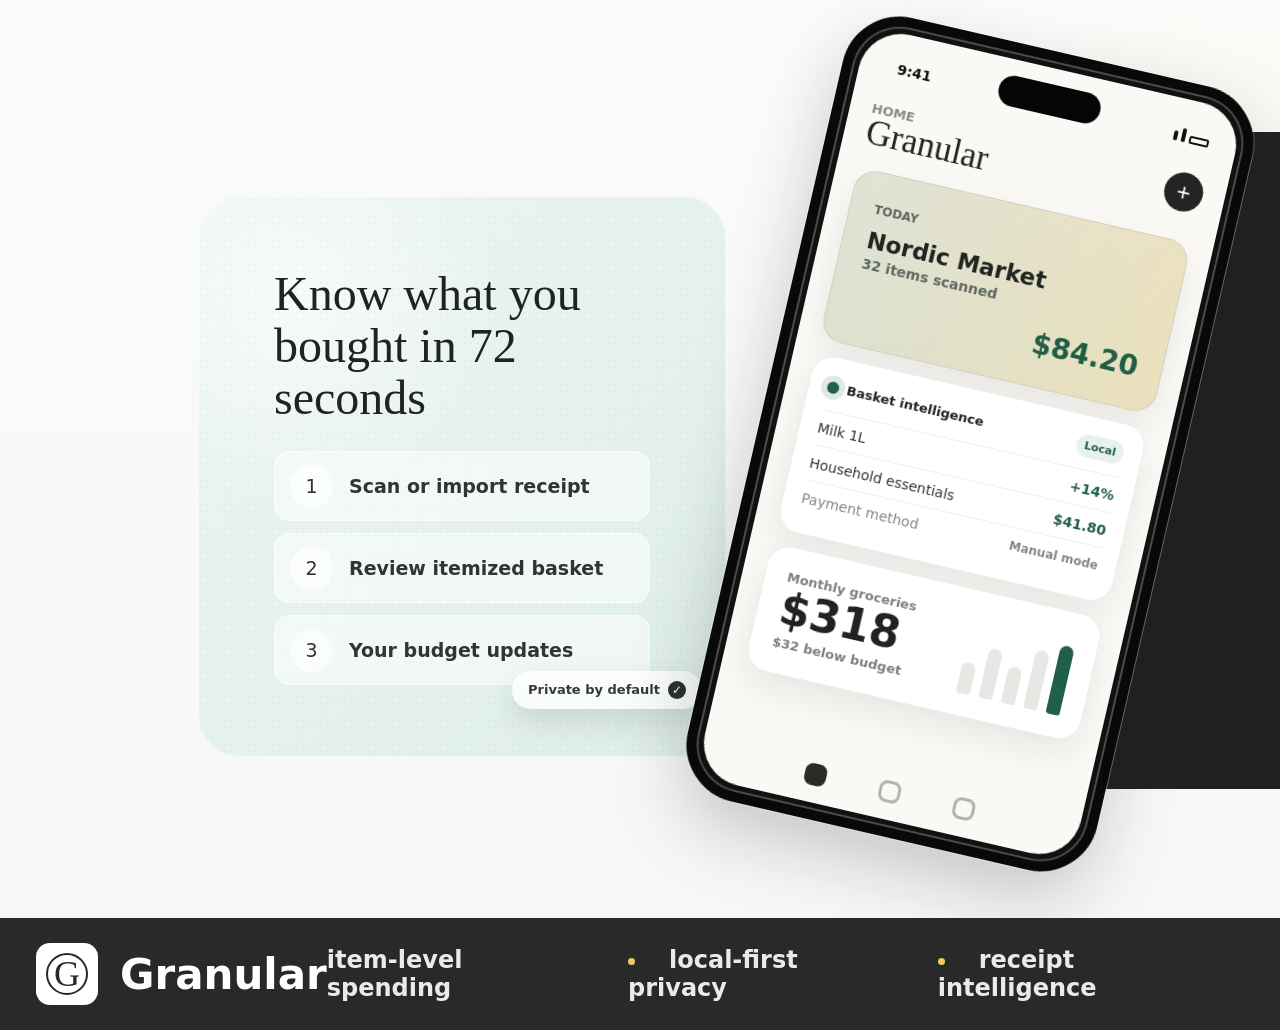
<file: granular-promo.html>
<!doctype html>
<html lang="en">
  <head>
    <meta charset="utf-8" />
    <meta name="viewport" content="width=device-width, initial-scale=1" />
    <title>Granular App Promo</title>
    <link rel="stylesheet" href="granular-promo.css" />
  </head>
  <body>
    <main class="poster" aria-label="Granular app promotional mockup">
      <section class="canvas">
        <div class="steps-panel">
          <h1>Know what you bought in 72 seconds</h1>
          <ol class="steps">
            <li><span>1</span>Scan or import receipt</li>
            <li><span>2</span>Review itemized basket</li>
            <li><span>3</span>Your budget updates</li>
          </ol>
          <p class="micro-note">Private by default</p>
        </div>

        <div class="phone" aria-label="Granular mobile app preview">
          <div class="phone-shell">
            <div class="phone-screen">
              <header class="phone-status">
                <span>9:41</span>
                <div class="status-icons">
                  <i></i>
                  <i></i>
                  <i></i>
                </div>
              </header>

              <section class="app-head">
                <div>
                  <p>Home</p>
                  <h2>Granular</h2>
                </div>
                <button aria-label="Add receipt">+</button>
              </section>

              <section class="receipt-card">
                <div>
                  <span>Today</span>
                  <h3>Nordic Market</h3>
                  <p>32 items scanned</p>
                </div>
                <strong>$84.20</strong>
              </section>

              <section class="insight-card">
                <div class="card-title">
                  <span class="dot"></span>
                  <p>Basket intelligence</p>
                  <em>Local</em>
                </div>
                <div class="basket-row">
                  <span>Milk 1L</span>
                  <strong>+14%</strong>
                </div>
                <div class="basket-row">
                  <span>Household essentials</span>
                  <strong>$41.80</strong>
                </div>
                <div class="basket-row muted">
                  <span>Payment method</span>
                  <strong>Manual mode</strong>
                </div>
              </section>

              <section class="budget-card">
                <div>
                  <p>Monthly groceries</p>
                  <strong>$318</strong>
                  <span>$32 below budget</span>
                </div>
                <div class="bars" aria-hidden="true">
                  <i></i>
                  <i></i>
                  <i></i>
                  <i></i>
                  <i></i>
                </div>
              </section>

              <nav class="phone-nav" aria-label="Granular app sections">
                <span class="active"></span>
                <span></span>
                <span></span>
              </nav>
            </div>
          </div>
        </div>

        <div class="price-panel">
          <p class="price-kicker">Free shows what you bought.</p>
          <h2>Premium helps you prevent overspend.</h2>
          <div class="price">
            <span>from</span>
            <strong>$6</strong>
            <span>Per Month</span>
          </div>
          <a href="#start">Start tracking</a>
        </div>
      </section>

      <footer class="footer-bar">
        <div class="footer-brand">
          <div class="footer-mark" aria-hidden="true">G</div>
          <span>Granular</span>
        </div>
        <div class="footer-copy">
          <span>item-level spending</span>
          <span>local-first privacy</span>
          <span>receipt intelligence</span>
        </div>
      </footer>
    </main>
  </body>
</html>
</file>
<file: styles.css>
:root {
  color-scheme: light;
  --bg: #f6f4ed;
  --surface: #fefefc;
  --surface-2: #fbfaf6;
  --ink: #151a1d;
  --ink-soft: #2d3438;
  --muted: #69746e;
  --line: #ded9c9;
  --line-strong: #cfc8b8;
  --green: #1f6f55;
  --green-deep: #173f35;
  --green-soft: #e8f0ea;
  --amber: #f3c35a;
  --coral: #e06a4f;
  --shadow-soft: 0 18px 50px rgba(21, 26, 29, 0.08);
  --shadow-deep: 0 30px 90px rgba(21, 26, 29, 0.16);
  --max: 1180px;
}

* {
  box-sizing: border-box;
}

html {
  scroll-behavior: smooth;
}

body {
  margin: 0;
  overflow-x: hidden;
  background:
    radial-gradient(circle at 12% 0%, rgba(243, 195, 90, 0.22), transparent 28rem),
    linear-gradient(180deg, #fbfaf6 0%, var(--bg) 26rem);
  color: var(--ink);
  font-family:
    Inter, ui-sans-serif, system-ui, -apple-system, BlinkMacSystemFont, "Segoe UI",
    sans-serif;
  line-height: 1.55;
}

body.menu-open {
  overflow: hidden;
}

a {
  color: inherit;
  text-decoration: none;
}

img {
  max-width: 100%;
}

.announcement {
  display: flex;
  justify-content: center;
  padding: 10px 18px;
  background: var(--ink);
  color: #fff;
  font-size: 0.88rem;
  font-weight: 720;
  text-align: center;
}

.announcement a {
  opacity: 0.9;
}

.announcement a:hover {
  opacity: 1;
}

.site-header {
  position: sticky;
  top: 0;
  z-index: 20;
  display: flex;
  align-items: center;
  justify-content: space-between;
  gap: 18px;
  width: min(calc(100% - 32px), var(--max));
  min-height: 72px;
  margin: 14px auto 0;
  padding: 10px 12px 10px 18px;
  border: 1px solid rgba(222, 217, 201, 0.9);
  border-radius: 18px;
  background: rgba(254, 254, 252, 0.86);
  box-shadow: 0 16px 44px rgba(21, 26, 29, 0.08);
  backdrop-filter: blur(22px);
}

.brand {
  display: inline-flex;
  align-items: center;
  min-width: 0;
}

.brand-logo {
  display: block;
  width: clamp(98px, 11vw, 132px);
  height: auto;
}

.desktop-nav {
  display: flex;
  align-items: center;
  gap: 3px;
  min-height: 44px;
  padding: 4px;
  border: 1px solid rgba(222, 217, 201, 0.72);
  border-radius: 14px;
  background: rgba(246, 244, 237, 0.72);
}

.desktop-nav a,
.mobile-nav a,
.section-tabs a {
  border-radius: 10px;
  color: var(--muted);
  font-size: 0.9rem;
  font-weight: 720;
}

.desktop-nav a {
  padding: 8px 12px;
}

.desktop-nav a:hover,
.desktop-nav a.active,
.mobile-nav a:hover,
.mobile-nav a.active,
.section-tabs a:hover,
.section-tabs a.active {
  background: var(--surface);
  color: var(--ink);
  box-shadow: 0 8px 22px rgba(21, 26, 29, 0.06);
}

.primary-link,
.secondary-link {
  display: inline-flex;
  min-height: 42px;
  align-items: center;
  justify-content: center;
  border-radius: 12px;
  font-size: 0.92rem;
  font-weight: 800;
  padding: 0 15px;
  white-space: nowrap;
}

.secondary-link {
  border: 1px solid var(--line);
  background: rgba(254, 254, 252, 0.78);
  color: var(--ink);
}

.primary-link {
  border: 1px solid var(--ink);
  background: var(--ink);
  color: #fff;
}

.secondary-link:hover {
  border-color: var(--line-strong);
  background: var(--surface);
}

.primary-link:hover {
  background: #000;
}

.menu-button {
  display: none;
  width: 44px;
  height: 44px;
  place-items: center;
  border: 1px solid var(--line);
  border-radius: 12px;
  background: var(--surface);
  cursor: pointer;
}

.menu-button span {
  display: block;
  width: 19px;
  height: 2px;
  margin: 3px auto;
  border-radius: 999px;
  background: var(--ink);
  transition: transform 160ms ease, opacity 160ms ease;
}

.menu-button.is-open span:nth-child(1) {
  transform: translateY(5px) rotate(45deg);
}

.menu-button.is-open span:nth-child(2) {
  opacity: 0;
}

.menu-button.is-open span:nth-child(3) {
  transform: translateY(-5px) rotate(-45deg);
}

.mobile-panel {
  position: fixed;
  inset: 104px 16px auto;
  z-index: 19;
  max-height: calc(100dvh - 118px);
  overflow-y: auto;
  border: 1px solid var(--line);
  border-radius: 18px;
  background: rgba(254, 254, 252, 0.98);
  box-shadow: var(--shadow-deep);
}

.mobile-nav {
  display: grid;
  gap: 6px;
  padding: 12px;
}

.mobile-nav a {
  padding: 13px 12px;
}

.hero {
  position: relative;
  width: min(calc(100% - 32px), 1440px);
  margin: 0 auto;
  padding: clamp(42px, 7vw, 86px) 0 34px;
}

.release-pill,
.eyebrow {
  display: inline-flex;
  align-items: center;
  justify-content: center;
  width: fit-content;
  border: 1px solid rgba(31, 111, 85, 0.18);
  border-radius: 999px;
  background: rgba(232, 240, 234, 0.86);
  color: var(--green-deep);
  font-size: 0.8rem;
  font-weight: 850;
  letter-spacing: 0;
  text-transform: uppercase;
}

.release-pill {
  min-height: 34px;
  margin-bottom: 24px;
  padding: 0 13px;
  text-transform: none;
}

.eyebrow {
  min-height: 30px;
  margin: 0 0 16px;
  padding: 0 11px;
}

.product-stage {
  position: relative;
  overflow: hidden;
  border-radius: 24px;
  box-shadow: 0 24px 70px rgba(21, 26, 29, 0.12);
}

.hero-promo {
  position: relative;
  display: block;
  width: 100%;
}

.browser-window {
  position: relative;
  overflow: hidden;
  border: 1px solid var(--line);
  border-radius: 28px;
  background: var(--surface);
  box-shadow: var(--shadow-deep);
}

.browser-bar {
  display: flex;
  align-items: center;
  gap: 8px;
  min-height: 54px;
  padding: 0 18px;
  border-bottom: 1px solid var(--line);
  background: #fff;
}

.browser-bar span {
  width: 10px;
  height: 10px;
  border-radius: 999px;
  background: var(--coral);
}

.browser-bar span:nth-child(2) {
  background: var(--amber);
}

.browser-bar span:nth-child(3) {
  background: #65b98d;
}

.browser-bar strong {
  margin-left: 8px;
  color: var(--muted);
  font-size: 0.84rem;
}

.docs-preview {
  display: grid;
  grid-template-columns: 250px minmax(0, 1fr);
  min-height: 450px;
}

.docs-preview aside {
  display: grid;
  align-content: start;
  gap: 8px;
  border-right: 1px solid var(--line);
  background: var(--surface-2);
  padding: 24px;
}

.docs-preview aside p {
  margin: 0 0 16px;
  color: var(--ink);
  font-weight: 850;
}

.docs-preview aside a {
  border-radius: 12px;
  color: var(--muted);
  font-weight: 720;
  padding: 10px 11px;
}

.docs-preview aside a.active {
  background: #fff;
  color: var(--ink);
  box-shadow: 0 8px 24px rgba(21, 26, 29, 0.06);
}

.docs-preview article {
  padding: clamp(24px, 5vw, 58px);
}

.search-box {
  max-width: 520px;
  min-height: 44px;
  margin-bottom: 42px;
  border: 1px solid var(--line);
  border-radius: 14px;
  background: #fff;
  color: var(--muted);
  font-size: 0.92rem;
  padding: 11px 14px;
}

.preview-kicker {
  margin: 0 0 10px;
  color: var(--green);
  font-weight: 850;
  text-transform: uppercase;
}

.docs-preview h2 {
  max-width: 650px;
  margin: 0;
  font-size: clamp(2rem, 5vw, 4.2rem);
  line-height: 1;
}

.docs-preview article > p:not(.preview-kicker) {
  max-width: 610px;
  color: var(--muted);
  font-size: 1.1rem;
}

.insight-grid {
  display: grid;
  grid-template-columns: repeat(3, 1fr);
  gap: 12px;
  margin-top: 32px;
}

.insight-grid div {
  border: 1px solid var(--line);
  border-radius: 18px;
  background: var(--surface-2);
  padding: 18px;
}

.insight-grid span,
.insight-grid strong {
  display: block;
}

.insight-grid span {
  color: var(--muted);
  font-size: 0.84rem;
}

.insight-grid strong {
  margin-top: 6px;
  font-size: 1.8rem;
  line-height: 1;
}

.logo-row {
  display: flex;
  flex-wrap: wrap;
  justify-content: center;
  gap: 10px;
  width: min(calc(100% - 32px), var(--max));
  margin: 28px auto 0;
  padding: 26px 0;
  border-block: 1px solid rgba(222, 217, 201, 0.78);
}

.logo-row span {
  border: 1px solid var(--line);
  border-radius: 999px;
  background: rgba(254, 254, 252, 0.72);
  color: var(--muted);
  font-size: 0.88rem;
  font-weight: 780;
  padding: 9px 13px;
}

.feature-band,
.content-shell,
.final-cta {
  width: min(calc(100% - 32px), var(--max));
  margin: 0 auto;
}

.feature-band h2,
.final-cta h2 {
  margin: 0;
  font-size: clamp(2.2rem, 6vw, 5.2rem);
  line-height: 0.98;
  letter-spacing: 0;
}

.feature-band > div > p:not(.eyebrow),
.final-cta p:not(.eyebrow) {
  color: var(--muted);
  font-size: clamp(1rem, 2vw, 1.2rem);
}

.feature-band {
  display: grid;
  grid-template-columns: 0.85fr 1.15fr;
  gap: clamp(24px, 5vw, 64px);
  align-items: start;
  padding: clamp(70px, 10vw, 116px) 0;
}

.feature-list {
  display: grid;
  gap: 14px;
}

.feature-list article {
  border: 1px solid var(--line);
  border-radius: 24px;
  background: rgba(254, 254, 252, 0.78);
  padding: 24px;
}

.feature-list strong {
  color: var(--coral);
}

.feature-list h3 {
  margin: 7px 0 6px;
  font-size: 1.24rem;
}

.feature-list p {
  margin: 0;
  color: var(--muted);
}

.content-shell {
  display: grid;
  grid-template-columns: 264px minmax(0, 1fr);
  gap: clamp(24px, 5vw, 62px);
  padding: 34px 0 clamp(76px, 10vw, 126px);
}

.section-tabs {
  position: sticky;
  top: 112px;
  align-self: start;
  display: grid;
  gap: 6px;
  border: 1px solid var(--line);
  border-radius: 22px;
  background: rgba(254, 254, 252, 0.82);
  box-shadow: var(--shadow-soft);
  padding: 12px;
}

.section-tabs p {
  margin: 4px 8px 10px;
  color: var(--ink);
  font-size: 0.82rem;
  font-weight: 850;
  text-transform: uppercase;
}

.section-tabs a {
  padding: 11px 12px;
}

.documents {
  display: grid;
  gap: 22px;
}

.document-section {
  scroll-margin-top: 118px;
  min-width: 0;
  overflow: hidden;
  border: 1px solid var(--line);
  border-radius: 28px;
  background: var(--surface);
  box-shadow: var(--shadow-soft);
  padding: clamp(26px, 5vw, 58px);
}

.document-section h1,
.document-section h2,
.document-section h3 {
  letter-spacing: 0;
  line-height: 1.12;
}

.document-section h1 {
  margin: 0 0 22px;
  font-size: clamp(2rem, 5vw, 4rem);
}

.document-section h2 {
  margin: 38px 0 12px;
  padding-top: 2px;
  font-size: clamp(1.45rem, 3vw, 2.15rem);
}

.document-section h3 {
  margin: 26px 0 9px;
  color: var(--green-deep);
  font-size: 1.08rem;
}

.document-section p,
.document-section li,
.document-section td {
  color: #3d4742;
}

.document-section p {
  margin: 0 0 14px;
}

.document-section blockquote {
  margin: 0 0 26px;
  border: 1px solid var(--line);
  border-left: 5px solid var(--amber);
  border-radius: 18px;
  background: var(--surface-2);
  color: var(--muted);
  padding: 16px 18px;
}

.document-section blockquote p {
  margin: 0;
  color: inherit;
}

.document-section ul,
.document-section ol {
  margin: 0 0 18px;
  padding-left: 24px;
}

.document-section li + li {
  margin-top: 6px;
}

.document-section strong {
  color: var(--ink);
}

.table-wrap {
  overflow-x: auto;
  margin: 18px 0 24px;
}

table {
  width: 100%;
  min-width: 560px;
  border-collapse: collapse;
}

th,
td {
  border: 1px solid var(--line);
  padding: 13px 14px;
  text-align: left;
  vertical-align: top;
}

th {
  background: var(--surface-2);
  color: var(--green-deep);
}

.final-cta {
  display: grid;
  grid-template-columns: 0.92fr 1.08fr;
  gap: clamp(24px, 5vw, 64px);
  align-items: center;
  border: 1px solid rgba(21, 26, 29, 0.2);
  border-radius: 36px;
  background: var(--ink);
  color: #fff;
  padding: clamp(24px, 5vw, 58px);
}

.final-cta img {
  display: block;
  border-radius: 28px;
  box-shadow: 0 22px 60px rgba(0, 0, 0, 0.28);
}

.final-cta .eyebrow {
  border-color: rgba(255, 255, 255, 0.18);
  background: rgba(255, 255, 255, 0.08);
  color: #fff;
}

.final-cta p:not(.eyebrow) {
  max-width: 580px;
  color: rgba(255, 255, 255, 0.72);
}

.final-cta .primary-link {
  width: fit-content;
  margin-top: 10px;
  border-color: #fff;
  background: #fff;
  color: var(--ink);
}

.site-footer {
  display: flex;
  align-items: center;
  justify-content: space-between;
  gap: 18px;
  width: min(calc(100% - 32px), var(--max));
  margin: 28px auto 0;
  padding: 28px 0 42px;
  color: var(--muted);
}

.site-footer img {
  width: 106px;
}

.site-footer p {
  margin: 0;
  text-align: right;
}

@media (max-width: 1020px) {
  .desktop-nav {
    display: none;
  }

  .menu-button {
    display: block;
  }

  .docs-preview {
    grid-template-columns: 1fr;
  }

  .docs-preview aside {
    display: none;
  }

  .feature-band,
  .content-shell,
  .final-cta {
    grid-template-columns: 1fr;
  }

  .section-tabs {
    position: static;
  }

}

@media (max-width: 680px) {
  .announcement {
    font-size: 0.78rem;
  }

  .site-header {
    width: min(calc(100% - 20px), var(--max));
    min-height: 66px;
    margin-top: 10px;
    padding: 8px 9px 8px 14px;
    border-radius: 16px;
  }

  .brand-logo {
    width: 86px;
  }

  .mobile-panel {
    inset: 91px 10px auto;
    max-height: calc(100dvh - 102px);
  }

  .hero,
  .logo-row,
  .feature-band,
  .content-shell,
  .final-cta,
  .site-footer {
    width: min(calc(100% - 24px), var(--max));
  }

  .hero {
    width: 100%;
    padding-top: 54px;
  }

  .browser-window,
  .hero-promo,
  .document-section,
  .feature-list article,
  .final-cta {
    border-radius: 22px;
  }

  .product-stage {
    border-radius: 0;
  }

  .docs-preview {
    min-height: auto;
  }

  .docs-preview article {
    padding: 20px;
  }

  .search-box {
    margin-bottom: 28px;
  }

  .docs-preview h2,
  .feature-band h2,
  .final-cta h2 {
    font-size: clamp(2rem, 11vw, 3.45rem);
  }

  .insight-grid {
    grid-template-columns: 1fr;
  }

  .feature-band {
    padding: 64px 0 28px;
  }

  .content-shell {
    padding-bottom: 72px;
  }

  .document-section {
    scroll-margin-top: 100px;
    padding: 22px 16px;
  }

  .document-section h1 {
    font-size: 1.9rem;
  }

  .document-section h2 {
    font-size: 1.3rem;
  }

  .document-section ul,
  .document-section ol {
    padding-left: 20px;
  }

  .final-cta {
    padding: 18px;
  }

  .site-footer {
    align-items: flex-start;
    flex-direction: column;
  }

  .site-footer p {
    text-align: left;
  }
}

@media (max-width: 380px) {
  .brand-logo {
    width: 78px;
  }

  .menu-button {
    width: 40px;
    height: 40px;
  }

  .hero h1 {
    font-size: 2.72rem;
  }
}
</file>
<file: granular-promo.css>
:root {
  color-scheme: light;
  --ink: #202421;
  --muted: #68726a;
  --soft: #eef4f0;
  --surface: #fffefa;
  --green: #205f48;
  --green-2: #8fb89d;
  --amber: #f2c665;
  --coral: #d96b55;
  --black: #1d1f1e;
}

* {
  box-sizing: border-box;
}

body {
  min-height: 100vh;
  margin: 0;
  background: #f4f4f2;
  color: var(--ink);
  font-family: Inter, ui-sans-serif, system-ui, -apple-system, BlinkMacSystemFont, "Segoe UI", sans-serif;
}

.poster {
  position: relative;
  width: 1920px;
  height: 1030px;
  overflow: hidden;
  background: #f7f7f5;
}

.canvas {
  position: relative;
  height: 918px;
  overflow: hidden;
  border-bottom-left-radius: 82px;
  border-bottom-right-radius: 82px;
  background:
    radial-gradient(circle at 62% 32%, rgba(242, 198, 101, 0.13), transparent 300px),
    linear-gradient(180deg, #fbfbfa 0%, #f7f7f5 100%);
}

.steps-panel {
  position: absolute;
  left: 198px;
  top: 196px;
  width: 528px;
  min-height: 506px;
  border-radius: 42px;
  background:
    radial-gradient(circle at 18% 18%, rgba(255, 255, 255, 0.64), transparent 210px),
    linear-gradient(135deg, #edf6f2 0%, #dfeee8 100%);
  padding: 72px 76px;
  box-shadow: inset 0 0 0 1px rgba(255, 255, 255, 0.62);
}

.steps-panel::before,
.price-panel::before {
  position: absolute;
  inset: 0;
  border-radius: inherit;
  background-image: radial-gradient(rgba(32, 36, 33, 0.11) 0.8px, transparent 0.8px);
  background-size: 6px 6px;
  content: "";
  opacity: 0.24;
  pointer-events: none;
}

.steps-panel h1 {
  position: relative;
  max-width: 390px;
  margin: 0 0 28px;
  font-family: Georgia, "Times New Roman", serif;
  font-size: 48px;
  font-weight: 500;
  line-height: 1.08;
  letter-spacing: 0;
}

.steps {
  position: relative;
  display: grid;
  gap: 12px;
  margin: 0;
  padding: 0;
  list-style: none;
}

.steps li {
  display: flex;
  align-items: center;
  height: 70px;
  gap: 16px;
  border-radius: 16px;
  background: rgba(255, 255, 255, 0.48);
  color: #2f3531;
  font-size: 19px;
  font-weight: 700;
  padding: 0 16px;
  box-shadow: inset 0 0 0 1px rgba(255, 255, 255, 0.48);
}

.steps span {
  display: grid;
  width: 43px;
  height: 43px;
  place-items: center;
  flex: 0 0 auto;
  border-radius: 50%;
  background: rgba(255, 255, 255, 0.74);
  font-weight: 500;
}

.micro-note {
  position: absolute;
  right: 24px;
  bottom: 48px;
  margin: 0;
  border-radius: 999px;
  background: rgba(255, 255, 255, 0.82);
  color: #343a36;
  font-size: 13px;
  font-weight: 800;
  padding: 10px 16px;
  box-shadow: 0 12px 28px rgba(32, 36, 33, 0.12);
}

.micro-note::after {
  display: inline-grid;
  width: 18px;
  height: 18px;
  margin-left: 8px;
  place-items: center;
  border-radius: 50%;
  background: #2a332e;
  color: #fff;
  content: "✓";
  font-size: 12px;
}

.phone {
  position: absolute;
  left: 760px;
  top: 42px;
  z-index: 4;
  width: 420px;
  height: 804px;
  transform: rotate(13deg);
  filter: drop-shadow(0 28px 34px rgba(10, 10, 10, 0.2));
}

.phone-shell {
  height: 100%;
  border: 10px solid #090909;
  border-radius: 58px;
  background: #111;
  padding: 7px;
  box-shadow:
    inset 0 0 0 2px #4b4b4b,
    0 0 0 1px rgba(255, 255, 255, 0.3);
}

.phone-screen {
  position: relative;
  height: 100%;
  overflow: hidden;
  border-radius: 43px;
  background: #faf9f6;
  padding: 18px 22px 20px;
}

.phone-screen::before {
  position: absolute;
  left: 50%;
  top: 16px;
  width: 104px;
  height: 31px;
  border-radius: 999px;
  background: #050505;
  content: "";
  transform: translateX(-50%);
  z-index: 2;
}

.phone-status {
  position: relative;
  z-index: 3;
  display: flex;
  justify-content: space-between;
  align-items: center;
  height: 36px;
  padding: 0 6px 0 16px;
  color: #101211;
  font-size: 14px;
  font-weight: 800;
}

.status-icons {
  display: flex;
  align-items: end;
  gap: 4px;
}

.status-icons i {
  display: block;
  width: 4px;
  border-radius: 2px;
  background: #101211;
}

.status-icons i:nth-child(1) {
  height: 10px;
}

.status-icons i:nth-child(2) {
  height: 14px;
}

.status-icons i:nth-child(3) {
  width: 20px;
  height: 8px;
  border: 2px solid #101211;
  background: transparent;
}

.app-head {
  display: flex;
  justify-content: space-between;
  align-items: start;
  margin-top: 18px;
}

.app-head p {
  margin: 0;
  color: #868c86;
  font-size: 13px;
  font-weight: 800;
  text-transform: uppercase;
}

.app-head h2 {
  margin: -3px 0 0;
  font-family: Georgia, "Times New Roman", serif;
  font-size: 35px;
  font-weight: 500;
}

.app-head button {
  width: 39px;
  height: 39px;
  border: 0;
  border-radius: 50%;
  background: #222521;
  color: #fff;
  font-size: 24px;
}

.receipt-card,
.insight-card,
.budget-card {
  border: 1px solid rgba(28, 34, 30, 0.08);
  border-radius: 22px;
  background: #fff;
  box-shadow: 0 15px 34px rgba(22, 26, 23, 0.08);
}

.receipt-card {
  display: flex;
  justify-content: space-between;
  min-height: 176px;
  margin-top: 16px;
  overflow: hidden;
  padding: 26px 24px;
  background:
    linear-gradient(120deg, rgba(32, 95, 72, 0.1), rgba(242, 198, 101, 0.34)),
    linear-gradient(160deg, #f6f1e5, #e5eee8);
}

.receipt-card span,
.receipt-card p {
  color: #5d675f;
}

.receipt-card span {
  font-size: 12px;
  font-weight: 900;
  text-transform: uppercase;
}

.receipt-card h3 {
  margin: 10px 0 3px;
  font-size: 23px;
}

.receipt-card p {
  margin: 0;
  font-size: 14px;
  font-weight: 700;
}

.receipt-card strong {
  align-self: end;
  color: #1f5d45;
  font-size: 28px;
}

.insight-card {
  margin-top: 14px;
  padding: 18px;
}

.card-title {
  display: flex;
  align-items: center;
  gap: 8px;
  margin-bottom: 12px;
}

.card-title p {
  margin: 0;
  flex: 1;
  font-size: 13px;
  font-weight: 900;
}

.card-title em {
  border-radius: 999px;
  background: #e8f1ec;
  color: var(--green);
  font-size: 11px;
  font-style: normal;
  font-weight: 900;
  padding: 5px 8px;
}

.dot {
  width: 12px;
  height: 12px;
  border-radius: 50%;
  background: var(--green);
  box-shadow: 0 0 0 6px rgba(32, 95, 72, 0.14);
}

.basket-row {
  display: flex;
  justify-content: space-between;
  align-items: center;
  min-height: 36px;
  border-top: 1px solid #eeeeea;
  color: #2f352f;
  font-size: 14px;
}

.basket-row strong {
  color: var(--green);
}

.basket-row.muted {
  color: #818880;
}

.basket-row.muted strong {
  color: #818880;
  font-size: 12px;
}

.budget-card {
  display: flex;
  justify-content: space-between;
  align-items: end;
  margin-top: 14px;
  padding: 22px;
}

.budget-card p,
.budget-card span {
  margin: 0;
  color: #7a827b;
  font-size: 13px;
  font-weight: 700;
}

.budget-card strong {
  display: block;
  margin: 2px 0;
  font-size: 44px;
  line-height: 1;
}

.bars {
  display: flex;
  align-items: end;
  gap: 9px;
  height: 72px;
}

.bars i {
  display: block;
  width: 14px;
  border-radius: 7px 7px 3px 3px;
  background: #e5e8e3;
}

.bars i:nth-child(1) {
  height: 32px;
}

.bars i:nth-child(2) {
  height: 51px;
}

.bars i:nth-child(3) {
  height: 38px;
}

.bars i:nth-child(4) {
  height: 60px;
}

.bars i:nth-child(5) {
  height: 70px;
  background: var(--green);
}

.phone-nav {
  position: absolute;
  left: 50%;
  bottom: 17px;
  display: flex;
  align-items: center;
  gap: 54px;
  transform: translateX(-50%);
}

.phone-nav span {
  width: 22px;
  height: 22px;
  border: 3px solid #aeb4ae;
  border-radius: 8px;
}

.phone-nav span.active {
  border-color: #292d29;
  background: #292d29;
}

.price-panel {
  position: absolute;
  right: 197px;
  top: 132px;
  width: 675px;
  min-height: 635px;
  border-radius: 28px;
  background: #202322;
  color: #fff;
  padding: 90px 106px 78px 315px;
}

.price-kicker {
  position: relative;
  margin: 0 0 18px;
  color: #d7ddd8;
  font-size: 18px;
  font-weight: 800;
}

.price-panel h2 {
  position: relative;
  width: 300px;
  margin: 0;
  font-family: Georgia, "Times New Roman", serif;
  font-size: 40px;
  font-weight: 500;
  line-height: 1.14;
}

.price {
  position: relative;
  margin-top: 38px;
}

.price span {
  display: block;
  color: #d7ddd8;
  font-size: 14px;
  font-weight: 800;
  letter-spacing: 0;
  text-transform: uppercase;
}

.price strong {
  display: block;
  margin: 2px 0 8px;
  font-size: 106px;
  font-weight: 500;
  line-height: 0.95;
}

.price-panel a {
  position: relative;
  display: inline-flex;
  align-items: center;
  justify-content: center;
  width: 156px;
  height: 58px;
  margin-top: 54px;
  border-radius: 999px;
  background: #fff;
  color: #202322;
  font-size: 17px;
  font-weight: 800;
  text-decoration: none;
}

.footer-bar {
  position: fixed;
  left: 0;
  right: 0;
  top: 918px;
  z-index: 20;
  display: flex;
  align-items: center;
  justify-content: space-between;
  height: 112px;
  background: #282a29;
  color: #fff;
  padding: 0 40px 0 36px;
}

.footer-brand,
.footer-copy {
  display: flex;
  align-items: center;
}

.footer-brand {
  gap: 22px;
}

.footer-mark {
  position: relative;
  display: grid;
  width: 62px;
  height: 62px;
  place-items: center;
  border-radius: 14px;
  background: #fff;
  color: #282a29;
  font-family: Georgia, "Times New Roman", serif;
  font-size: 36px;
  line-height: 1;
}

.footer-mark::before {
  position: absolute;
  width: 38px;
  height: 38px;
  border: 2px solid #282a29;
  border-radius: 50%;
  content: "";
}

.footer-brand span {
  font-size: 42px;
  font-weight: 900;
}

.footer-copy {
  gap: 34px;
  color: rgba(255, 255, 255, 0.9);
  font-size: 24px;
  font-weight: 800;
}

.footer-copy span + span::before {
  display: inline-block;
  width: 7px;
  height: 7px;
  margin-right: 34px;
  border-radius: 50%;
  background: var(--amber);
  content: "";
  vertical-align: middle;
}
</file>
